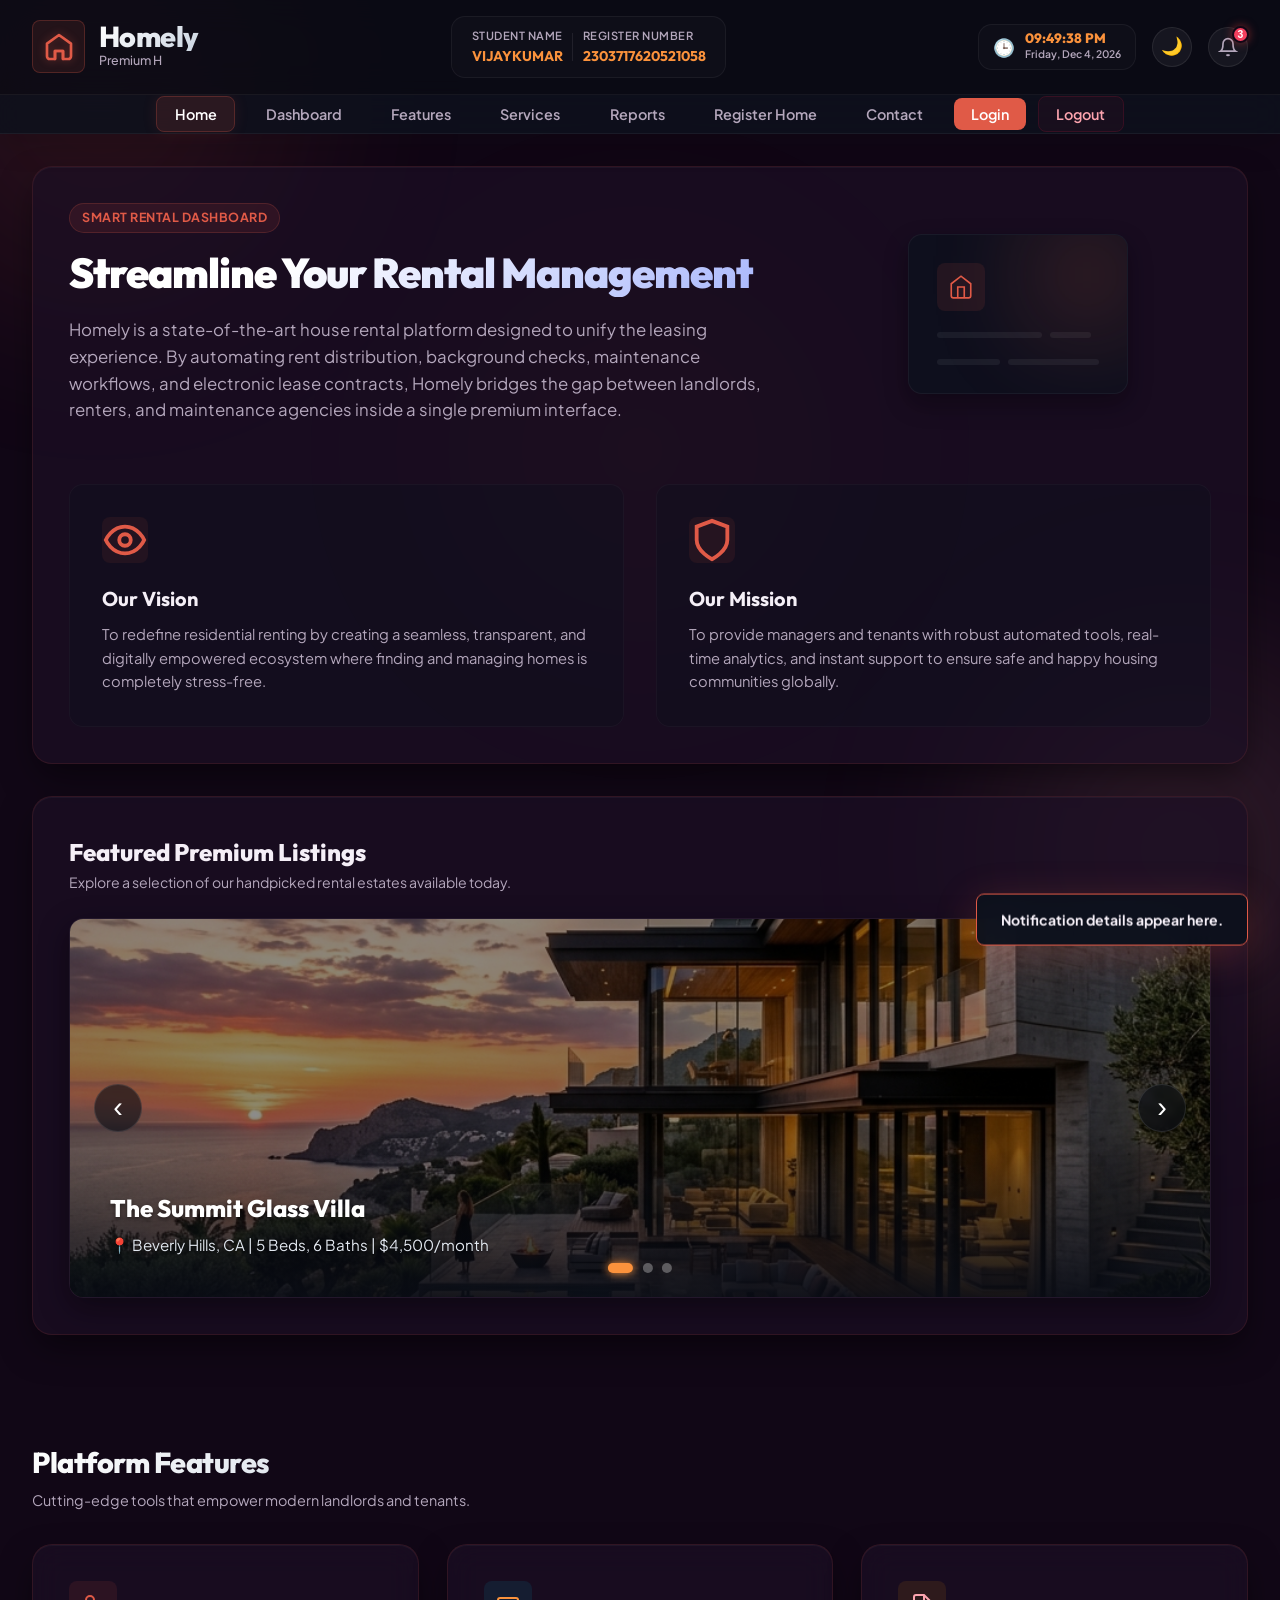
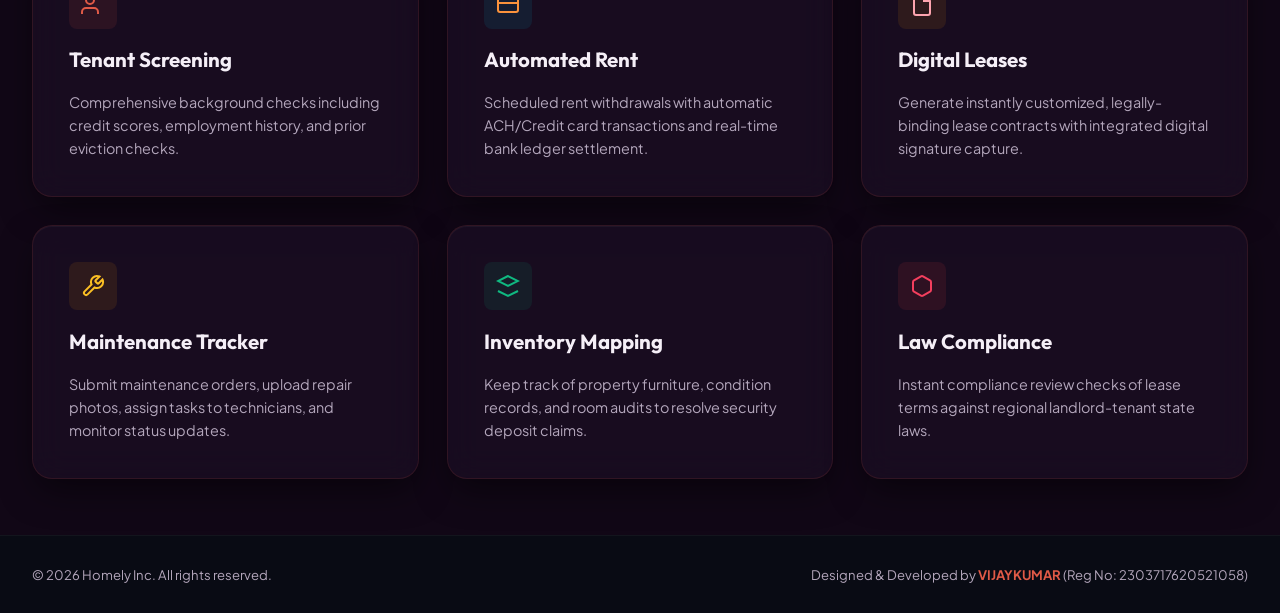
<file: index.html>
<!DOCTYPE html>
<html lang="en">
<head>
    <meta charset="UTF-8">
    <meta name="viewport" content="width=device-width, initial-scale=1.0">
    <title>Homely - Premium House Rental Solutions</title>
    <!-- Google Fonts for premium typography -->
    <link rel="preconnect" href="https://fonts.googleapis.com">
    <link rel="preconnect" href="https://fonts.gstatic.com" crossorigin>
    <link href="https://fonts.googleapis.com/css2?family=Outfit:wght@300;400;500;600;700;800;900&family=Plus+Jakarta+Sans:wght@300;400;500;600;700;800&display=swap" rel="stylesheet">
    <!-- Main Stylesheet -->
    <link rel="stylesheet" href="style.css">
</head>
<body>
    <!-- Premium Floating Background Blobs -->
    <div class="bg-glow blob-1"></div>
    <div class="bg-glow blob-2"></div>
    <div class="bg-glow blob-3"></div>

    <!-- Top Sticky Header -->
    <header class="app-header">
        <div class="header-container">
            <div class="logo-area">
                <!-- SVG Icon for Homely House Logo -->
                <div class="logo-wrapper">
                    <svg class="app-logo" viewBox="0 0 24 24" fill="none" xmlns="http://www.w3.org/2000/svg">
                        <path d="M3 9.5L12 3L21 9.5V19C21 19.5304 20.7893 20.0391 20.4142 20.4142C20.0391 20.7893 19.5304 21 19 21H15V15H9V21H5C4.46957 21 3.96086 20.7893 3.58579 20.4142C3.21071 20.0391 3 19.5304 3 19V9.5Z" stroke="currentColor" stroke-width="2" stroke-linecap="round" stroke-linejoin="round"/>
                        <path d="M9 21V15H15V21" stroke="currentColor" stroke-width="2" stroke-linecap="round" stroke-linejoin="round"/>
                    </svg>
                </div>
                <div class="brand-details">
                    <h1 class="app-name">Homely</h1>
                    <span class="app-tagline" id="typing-tagline">Premium House Rental Solutions</span>
                </div>
            </div>
            <!-- Student Portfolio Details Badge -->
            <div class="student-badge">
                <div class="badge-item">
                    <span class="badge-label">Student Name</span>
                    <span class="badge-value">VIJAYKUMAR</span>
                </div>
                <div class="badge-item">
                    <span class="badge-label">Register Number</span>
                    <span class="badge-value">2303717620521058</span>
                </div>
            </div>

            <!-- Header Interaction Actions (Clock, Theme, Notifications) -->
            <div class="header-actions">
                <!-- Live Clock Area -->
                <div class="header-clock" id="header-clock">
                    <div class="clock-icon">🕒</div>
                    <div class="clock-details">
                        <span class="clock-time" id="live-time">00:00:00 AM</span>
                        <span class="clock-date" id="live-date">Monday, Jan 1, 2026</span>
                    </div>
                </div>
                
                <!-- Theme Switcher Button -->
                <div class="theme-switcher-container">
                    <button class="theme-toggle-btn" id="theme-toggle-btn" aria-label="Toggle dark/light theme">
                        <span class="sun-icon">☀️</span>
                        <span class="moon-icon">🌙</span>
                    </button>
                </div>

                <!-- Notification Bell -->
                <div class="notification-trigger-container" id="notif-trigger-container">
                    <button class="notif-bell-btn" id="notif-bell-btn" aria-label="Toggle notifications">
                        <svg class="bell-icon" viewBox="0 0 24 24" fill="none" stroke="currentColor" stroke-width="2">
                            <path d="M18 8A6 6 0 0 0 6 8c0 7-3 9-3 9h18s-3-2-3-9"/>
                            <path d="M13.73 21a2 2 0 0 1-3.46 0"/>
                        </svg>
                        <span class="notif-badge-count" id="notif-badge-count">3</span>
                    </button>
                    <!-- Notification Dropdown Panel -->
                    <div class="notif-dropdown-panel" id="notif-dropdown-panel" aria-hidden="true">
                        <div class="notif-panel-header">
                            <h4>System Alerts</h4>
                            <button class="clear-all-btn" id="clear-all-notifs">Clear All</button>
                        </div>
                        <div class="notif-list-container" id="notif-list-container">
                            <div class="notif-item" data-id="1">
                                <span class="notif-icon success">🟢</span>
                                <div class="notif-content">
                                    <p class="notif-text">Rent payment of $1,450 for Unit 4B collected successfully.</p>
                                    <span class="notif-time">10 mins ago</span>
                                </div>
                                <button class="notif-dismiss" aria-label="Dismiss">×</button>
                            </div>
                            <div class="notif-item" data-id="2">
                                <span class="notif-icon warning">🟡</span>
                                <div class="notif-content">
                                    <p class="notif-text">Maintenance Request #302: AC repair assigned to Technician.</p>
                                    <span class="notif-time">2 hours ago</span>
                                </div>
                                <button class="notif-dismiss" aria-label="Dismiss">×</button>
                            </div>
                            <div class="notif-item" data-id="3">
                                <span class="notif-icon info">🔵</span>
                                <div class="notif-content">
                                    <p class="notif-text">New tenant application received for 742 Evergreen Terrace.</p>
                                    <span class="notif-time">1 day ago</span>
                                </div>
                                <button class="notif-dismiss" aria-label="Dismiss">×</button>
                            </div>
                        </div>
                        <div class="notif-panel-footer">
                            <a href="dashboard.html" class="view-all-notifs">Go to Operations Control</a>
                        </div>
                    </div>
                </div>
            </div>
        </div>
    </header>

    <!-- Navigation Bar -->
    <nav class="app-navbar" id="main-navbar">
        <div class="nav-container">
            <button class="menu-toggle" id="menu-toggle" aria-label="Toggle navigation">
                <span></span>
                <span></span>
                <span></span>
            </button>
            <ul class="nav-links" id="nav-links">
                <li><a href="index.html" class="nav-link active">Home</a></li>
                <li><a href="dashboard.html" class="nav-link">Dashboard</a></li>
                <li><a href="features.html" class="nav-link">Features</a></li>
                <li><a href="services.html" class="nav-link">Services</a></li>
                <li><a href="reports.html" class="nav-link">Reports</a></li>
                <li><a href="register-home.html" class="nav-link">Register Home</a></li>
                <li><a href="contact.html" class="nav-link">Contact</a></li>
                <li><a href="login.html" class="nav-link login-btn">Login</a></li>
                <li><a href="#logout" class="nav-link logout-btn" id="nav-link-logout">Logout</a></li>
            </ul>
        </div>
    </nav>


    <!-- Main Container -->
    <main class="main-content">
        <!-- 3. Welcome Section -->
        <section id="home" class="content-section welcome-section animate-fade-in">
            <div class="section-card welcome-hero">
                <div class="hero-layout">
                    <div class="hero-text-content">
                        <span class="hero-badge animate-pulse">Smart Rental Dashboard</span>
                        <h2 class="welcome-title">Streamline Your Rental Management</h2>
                        <p class="project-description">
                            Homely is a state-of-the-art house rental platform designed to unify the leasing experience. By automating rent distribution, background checks, maintenance workflows, and electronic lease contracts, Homely bridges the gap between landlords, renters, and maintenance agencies inside a single premium interface.
                        </p>
                    </div>
                    <div class="hero-visual">
                        <!-- Custom vector-like graphic representation of a home and keys -->
                        <div class="home-graphic-card">
                            <div class="home-graphic-icon">
                                <svg viewBox="0 0 24 24" fill="none" stroke="currentColor" stroke-width="1.5">
                                    <path d="M3 9l9-7 9 7v11a2 2 0 0 1-2 2H5a2 2 0 0 1-2-2V9z" />
                                    <polyline points="9 22 9 12 15 12 15 22" />
                                </svg>
                            </div>
                            <div class="graphic-line-row">
                                <span class="line line-long"></span>
                                <span class="line line-short"></span>
                            </div>
                            <div class="graphic-line-row">
                                <span class="line line-medium"></span>
                                <span class="line line-long"></span>
                            </div>
                        </div>
                    </div>
                </div>

                <div class="vision-mission-grid">
                    <div class="vm-card vision-card">
                        <div class="vm-icon-wrapper">
                            <svg class="vm-icon" viewBox="0 0 24 24" fill="none" stroke="currentColor" stroke-width="2">
                                <path d="M2 12s3-7 10-7 10 7 10 7-3 7-10 7-10-7-10-7Z"/>
                                <circle cx="12" cy="12" r="3"/>
                            </svg>
                        </div>
                        <h3>Our Vision</h3>
                        <p>To redefine residential renting by creating a seamless, transparent, and digitally empowered ecosystem where finding and managing homes is completely stress-free.</p>
                    </div>
                    <div class="vm-card mission-card">
                        <div class="vm-icon-wrapper">
                            <svg class="vm-icon" viewBox="0 0 24 24" fill="none" stroke="currentColor" stroke-width="2">
                                <path d="M12 22s8-4 8-10V5l-8-3-8 3v7c0 6 8 10 8 10Z"/>
                            </svg>
                        </div>
                        <h3>Our Mission</h3>
                        <p>To provide managers and tenants with robust automated tools, real-time analytics, and instant support to ensure safe and happy housing communities globally.</p>
                    </div>
                </div>
            </div>

            <!-- Image Slider / Carousel Section -->
            <div class="section-card property-carousel-container" style="margin-top: 2rem;">
                <div class="carousel-header">
                    <h3 class="carousel-title">Featured Premium Listings</h3>
                    <p class="carousel-subtitle">Explore a selection of our handpicked rental estates available today.</p>
                </div>
                <div class="carousel-slider" id="property-slider">
                    <!-- Slides -->
                    <div class="carousel-slide active" data-slide="0">
                        <img src="images/villa_exterior.png" alt="Luxury Villa Exterior" class="slider-image">
                        <div class="slide-caption">
                            <h4>The Summit Glass Villa</h4>
                            <p>📍 Beverly Hills, CA | 5 Beds, 6 Baths | $4,500/month</p>
                        </div>
                    </div>
                    <div class="carousel-slide" data-slide="1">
                        <img src="images/apartment_interior.png" alt="Modern Penthouse Living" class="slider-image">
                        <div class="slide-caption">
                            <h4>Metropolitan Loft Penthouse</h4>
                            <p>📍 Manhattan, NY | 3 Beds, 3 Baths | $3,800/month</p>
                        </div>
                    </div>
                    <div class="carousel-slide" data-slide="2">
                        <img src="images/cabin_forest.png" alt="Forest Cabin Retreat" class="slider-image">
                        <div class="slide-caption">
                            <h4>Eldorado Forest Cabin</h4>
                            <p>📍 Aspen, CO | 4 Beds, 3.5 Baths | $2,900/month</p>
                        </div>
                    </div>
                    
                    <!-- Manual Navigation Arrows -->
                    <button class="slider-arrow arrow-left" id="slider-arrow-left" aria-label="Previous image">‹</button>
                    <button class="slider-arrow arrow-right" id="slider-arrow-right" aria-label="Next image">›</button>
                    
                    <!-- Slide Dots -->
                    <div class="slider-dots" id="slider-dots">
                        <span class="dot active" data-slide="0"></span>
                        <span class="dot" data-slide="1"></span>
                        <span class="dot" data-slide="2"></span>
                    </div>
        </section>

        <!-- Platform Features Section -->
        <section id="features" class="content-section features-section scroll-reveal" style="margin-top: 3rem;">
            <div class="section-header-row">
                <div>
                    <h2 class="section-title">Platform Features</h2>
                    <p class="section-subtitle">Cutting-edge tools that empower modern landlords and tenants.</p>
                </div>
            </div>
            <div class="features-grid">
                <div class="feature-card">
                    <div class="feature-icon-wrapper f-theme-1">
                        <svg viewBox="0 0 24 24" fill="none" stroke="currentColor" stroke-width="2">
                            <path d="M17 21v-2a4 4 0 0 0-4-4H5a4 4 0 0 0-4 4v2"/>
                            <circle cx="9" cy="7" r="4"/>
                        </svg>
                    </div>
                    <h3 class="feature-card-title">Tenant Screening</h3>
                    <p class="feature-card-desc">Comprehensive background checks including credit scores, employment history, and prior eviction checks.</p>
                </div>
                <div class="feature-card">
                    <div class="feature-icon-wrapper f-theme-2">
                        <svg viewBox="0 0 24 24" fill="none" stroke="currentColor" stroke-width="2">
                            <rect x="2" y="5" width="20" height="14" rx="2" ry="2"/>
                            <line x1="2" y1="10" x2="22" y2="10"/>
                        </svg>
                    </div>
                    <h3 class="feature-card-title">Automated Rent</h3>
                    <p class="feature-card-desc">Scheduled rent withdrawals with automatic ACH/Credit card transactions and real-time bank ledger settlement.</p>
                </div>
                <div class="feature-card">
                    <div class="feature-icon-wrapper f-theme-3">
                        <svg viewBox="0 0 24 24" fill="none" stroke="currentColor" stroke-width="2">
                            <path d="M14 2H6a2 2 0 0 0-2 2v16a2 2 0 0 0 2 2h12a2 2 0 0 0 2-2V8z"/>
                            <polyline points="14 2 14 8 20 8"/>
                        </svg>
                    </div>
                    <h3 class="feature-card-title">Digital Leases</h3>
                    <p class="feature-card-desc">Generate instantly customized, legally-binding lease contracts with integrated digital signature capture.</p>
                </div>
                <div class="feature-card">
                    <div class="feature-icon-wrapper f-theme-4">
                        <svg viewBox="0 0 24 24" fill="none" stroke="currentColor" stroke-width="2">
                            <path d="M14.7 6.3a1 1 0 0 0 0 1.4l1.6 1.6a1 1 0 0 0 1.4 0l3.77-3.77a6 6 0 0 1-7.94 7.94l-6.91 6.91a2.12 2.12 0 0 1-3-3l6.91-6.91a6 6 0 0 1 7.94-7.94l-3.76 3.76z"/>
                        </svg>
                    </div>
                    <h3 class="feature-card-title">Maintenance Tracker</h3>
                    <p class="feature-card-desc">Submit maintenance orders, upload repair photos, assign tasks to technicians, and monitor status updates.</p>
                </div>
                <div class="feature-card">
                    <div class="feature-icon-wrapper f-theme-5">
                        <svg viewBox="0 0 24 24" fill="none" stroke="currentColor" stroke-width="2">
                            <polygon points="12 2 2 7 12 12 22 7 12 2"/>
                            <polyline points="2 17 12 22 22 17"/>
                        </svg>
                    </div>
                    <h3 class="feature-card-title">Inventory Mapping</h3>
                    <p class="feature-card-desc">Keep track of property furniture, condition records, and room audits to resolve security deposit claims.</p>
                </div>
                <div class="feature-card">
                    <div class="feature-icon-wrapper f-theme-6">
                        <svg viewBox="0 0 24 24" fill="none" stroke="currentColor" stroke-width="2">
                            <path d="M21 16V8a2 2 0 0 0-1-1.73l-7-4a2 2 0 0 0-2 0l-7 4A2 2 0 0 0 3 8v8a2 2 0 0 0 1 1.73l7 4a2 2 0 0 0 2 0l7-4A2 2 0 0 0 21 16z"/>
                        </svg>
                    </div>
                    <h3 class="feature-card-title">Law Compliance</h3>
                    <p class="feature-card-desc">Instant compliance review checks of lease terms against regional landlord-tenant state laws.</p>
                </div>
            </div>
        </section>
    </main>

    <!-- Footer -->
    <footer class="app-footer">
        <div class="footer-container">
            <p class="copyright">&copy; 2026 Homely Inc. All rights reserved.</p>
            <p class="credits">Designed & Developed by <span id="designer-name" class="designer-highlight">VIJAYKUMAR</span> (Reg No: <span id="designer-reg-no">2303717620521058</span>)</p>
        </div>
    </footer>

    <!-- Floating Back to Top Button -->
    <button class="back-to-top-btn" id="back-to-top-btn" aria-label="Scroll back to top">
        <svg viewBox="0 0 24 24" fill="none" stroke="currentColor" stroke-width="2.5">
            <polyline points="18 15 12 9 6 15"/>
        </svg>
    </button>

    <!-- Custom Modal/Toast for interactions -->
    <div class="toast-notification" id="toast-notif" aria-hidden="true">
        <div class="toast-body">
            <span class="toast-message" id="toast-message">Notification details appear here.</span>
        </div>
    </div>

    <!-- Main JavaScript Logic -->
    <script src="app.js"></script>
</body>
</html>
</file>
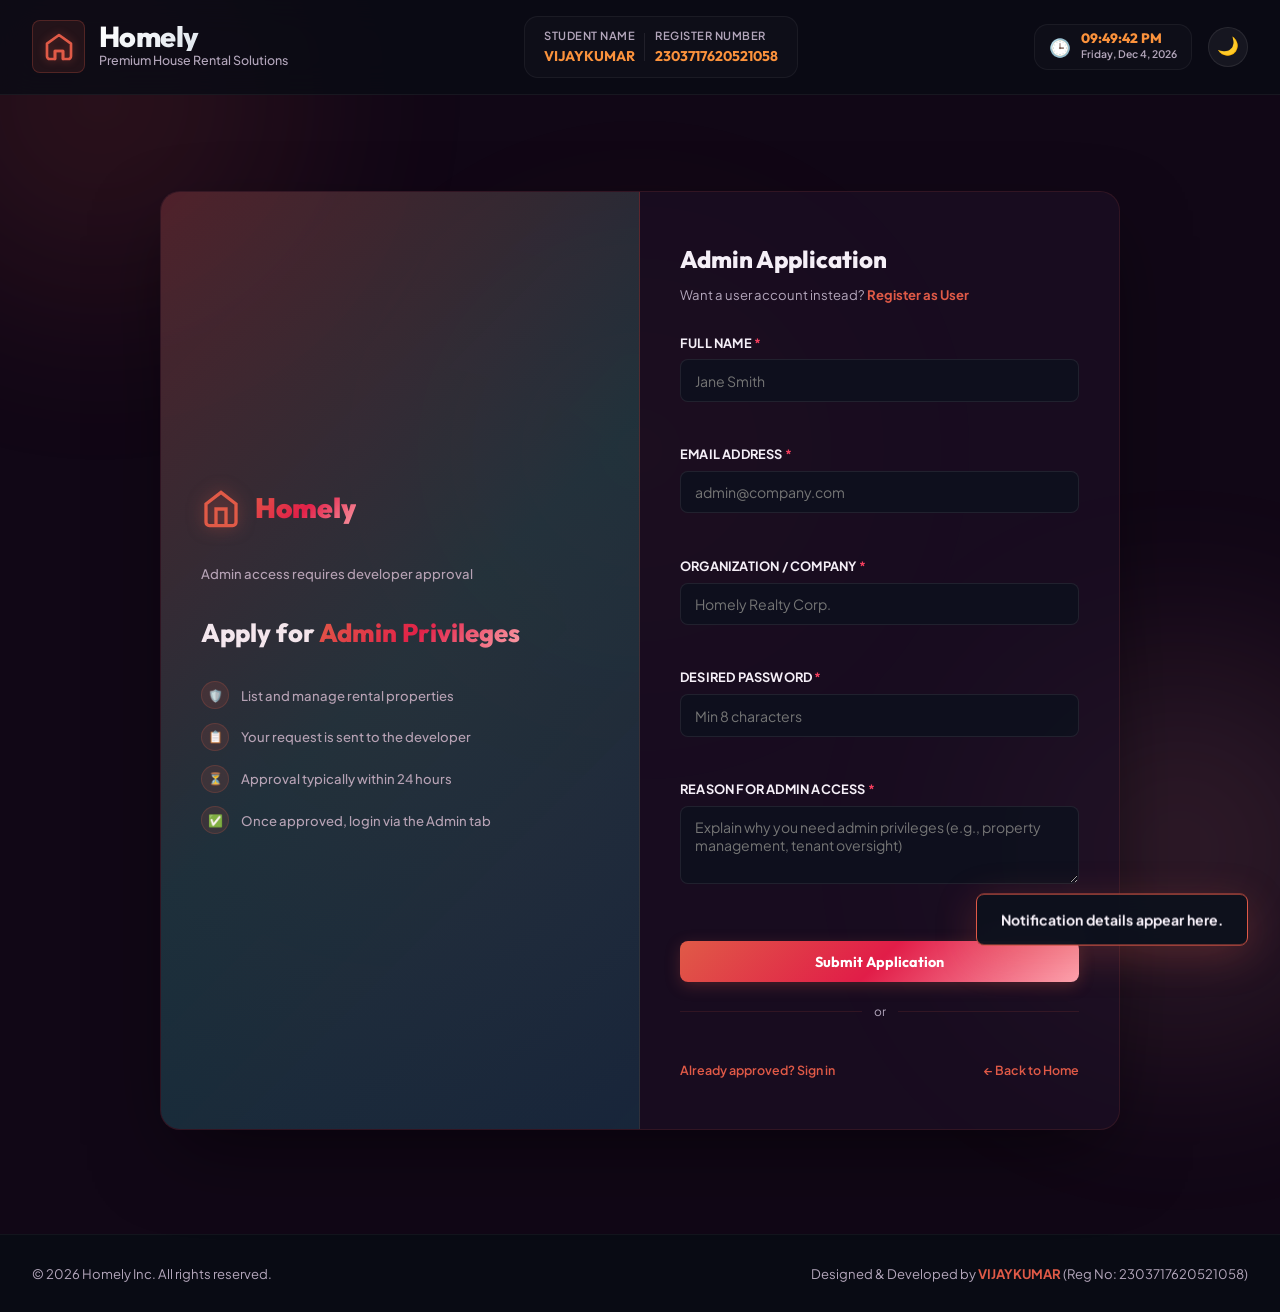
<file: admin-register.html>
<!DOCTYPE html>
<html lang="en">
<head>
    <meta charset="UTF-8">
    <meta name="viewport" content="width=device-width, initial-scale=1.0">
    <title>Homely - Admin Application</title>
    <link rel="preconnect" href="https://fonts.googleapis.com">
    <link rel="preconnect" href="https://fonts.gstatic.com" crossorigin>
    <link href="https://fonts.googleapis.com/css2?family=Outfit:wght@300;400;500;600;700;800;900&family=Plus+Jakarta+Sans:wght@300;400;500;600;700;800&display=swap" rel="stylesheet">
    <link rel="stylesheet" href="style.css">
</head>
<body>
    <div class="bg-glow blob-1"></div>
    <div class="bg-glow blob-2"></div>
    <div class="bg-glow blob-3"></div>

    <header class="app-header">
        <div class="header-container">
            <div class="logo-area">
                <div class="logo-wrapper">
                    <svg class="app-logo" viewBox="0 0 24 24" fill="none" xmlns="http://www.w3.org/2000/svg">
                        <path d="M3 9.5L12 3L21 9.5V19C21 19.5304 20.7893 20.0391 20.4142 20.4142C20.0391 20.7893 19.5304 21 19 21H15V15H9V21H5C4.46957 21 3.96086 20.7893 3.58579 20.4142C3.21071 20.0391 3 19.5304 3 19V9.5Z" stroke="currentColor" stroke-width="2" stroke-linecap="round" stroke-linejoin="round"/>
                        <path d="M9 21V15H15V21" stroke="currentColor" stroke-width="2" stroke-linecap="round" stroke-linejoin="round"/>
                    </svg>
                </div>
                <div class="brand-details">
                    <h1 class="app-name">Homely</h1>
                    <span class="app-tagline">Premium House Rental Solutions</span>
                </div>
            </div>
            <div class="student-badge">
                <div class="badge-item">
                    <span class="badge-label">Student Name</span>
                    <span class="badge-value">VIJAYKUMAR</span>
                </div>
                <div class="badge-item">
                    <span class="badge-label">Register Number</span>
                    <span class="badge-value">2303717620521058</span>
                </div>
            </div>
            <div class="header-actions">
                <div class="header-clock" id="header-clock">
                    <div class="clock-icon">🕒</div>
                    <div class="clock-details">
                        <span class="clock-time" id="live-time">00:00:00 AM</span>
                        <span class="clock-date" id="live-date">Monday, Jan 1, 2026</span>
                    </div>
                </div>
                <div class="theme-switcher-container">
                    <button class="theme-toggle-btn" id="theme-toggle-btn" aria-label="Toggle dark/light theme">
                        <span class="sun-icon">☀️</span>
                        <span class="moon-icon">🌙</span>
                    </button>
                </div>
            </div>
        </div>
    </header>

    <div class="auth-page-wrapper">
        <div class="auth-split-card">
            <div class="auth-brand-panel">
                <div class="auth-brand-logo">
                    <svg viewBox="0 0 24 24" fill="none" stroke="currentColor" stroke-width="2">
                        <path d="M3 9l9-7 9 7v11a2 2 0 0 1-2 2H5a2 2 0 0 1-2-2V9z"/>
                        <polyline points="9 22 9 12 15 12 15 22"/>
                    </svg>
                    <span class="auth-brand-name">Homely</span>
                </div>
                <p class="auth-brand-tagline">Admin access requires developer approval</p>

                <h2 class="auth-brand-headline">Apply for <span>Admin Privileges</span></h2>

                <div class="auth-brand-bullets">
                    <div class="auth-bullet">
                        <span class="auth-bullet-icon">🛡️</span>
                        <span>List and manage rental properties</span>
                    </div>
                    <div class="auth-bullet">
                        <span class="auth-bullet-icon">📋</span>
                        <span>Your request is sent to the developer</span>
                    </div>
                    <div class="auth-bullet">
                        <span class="auth-bullet-icon">⏳</span>
                        <span>Approval typically within 24 hours</span>
                    </div>
                    <div class="auth-bullet">
                        <span class="auth-bullet-icon">✅</span>
                        <span>Once approved, login via the Admin tab</span>
                    </div>
                </div>
            </div>

            <div class="auth-form-panel">
                <h3 class="auth-form-title">Admin Application</h3>
                <p class="auth-form-subtitle">Want a user account instead? <a href="user-register.html">Register as User</a></p>

                <!-- Status display for pending request -->
                <div id="admin-request-status" style="display:none; margin-bottom:1.5rem; padding:1rem; border-radius: var(--border-radius-md); text-align:center;"></div>

                <form id="admin-register-form" class="auth-form" novalidate>
                    <div class="form-grid">
                        <div class="form-group">
                            <label for="areg-name">Full Name <span class="required">*</span></label>
                            <div class="input-wrapper">
                                <input type="text" id="areg-name" placeholder="Jane Smith" required>
                            </div>
                            <span class="error-msg" id="err-areg-name"></span>
                        </div>
                        <div class="form-group">
                            <label for="areg-email">Email Address <span class="required">*</span></label>
                            <div class="input-wrapper">
                                <input type="email" id="areg-email" placeholder="admin@company.com" required>
                            </div>
                            <span class="error-msg" id="err-areg-email"></span>
                        </div>
                        <div class="form-group">
                            <label for="areg-org">Organization / Company <span class="required">*</span></label>
                            <div class="input-wrapper">
                                <input type="text" id="areg-org" placeholder="Homely Realty Corp." required>
                            </div>
                            <span class="error-msg" id="err-areg-org"></span>
                        </div>
                        <div class="form-group">
                            <label for="areg-password">Desired Password <span class="required">*</span></label>
                            <div class="input-wrapper">
                                <input type="password" id="areg-password" placeholder="Min 8 characters" required>
                            </div>
                            <span class="error-msg" id="err-areg-password"></span>
                        </div>
                        <div class="form-group">
                            <label for="areg-reason">Reason for Admin Access <span class="required">*</span></label>
                            <div class="input-wrapper">
                                <textarea id="areg-reason" rows="3" placeholder="Explain why you need admin privileges (e.g., property management, tenant oversight)" required></textarea>
                            </div>
                            <span class="error-msg" id="err-areg-reason"></span>
                        </div>
                    </div>
                    <div class="form-actions" style="margin-top: 1.5rem;">
                        <button type="submit" class="btn btn-primary" style="width:100%;">Submit Application</button>
                    </div>
                </form>

                <div class="auth-divider">or</div>
                <div class="auth-links-row">
                    <a href="login.html">Already approved? Sign in</a>
                    <a href="index.html">← Back to Home</a>
                </div>
            </div>
        </div>
    </div>

    <footer class="app-footer">
        <div class="footer-container">
            <p class="copyright">&copy; 2026 Homely Inc. All rights reserved.</p>
            <p class="credits">Designed &amp; Developed by <span class="designer-highlight">VIJAYKUMAR</span> (Reg No: 2303717620521058)</p>
        </div>
    </footer>

    <div class="toast-notification" id="toast-notif" aria-hidden="true">
        <div class="toast-body">
            <span class="toast-message" id="toast-message">Notification details appear here.</span>
        </div>
    </div>

    <script src="app.js"></script>
</body>
</html>
</file>
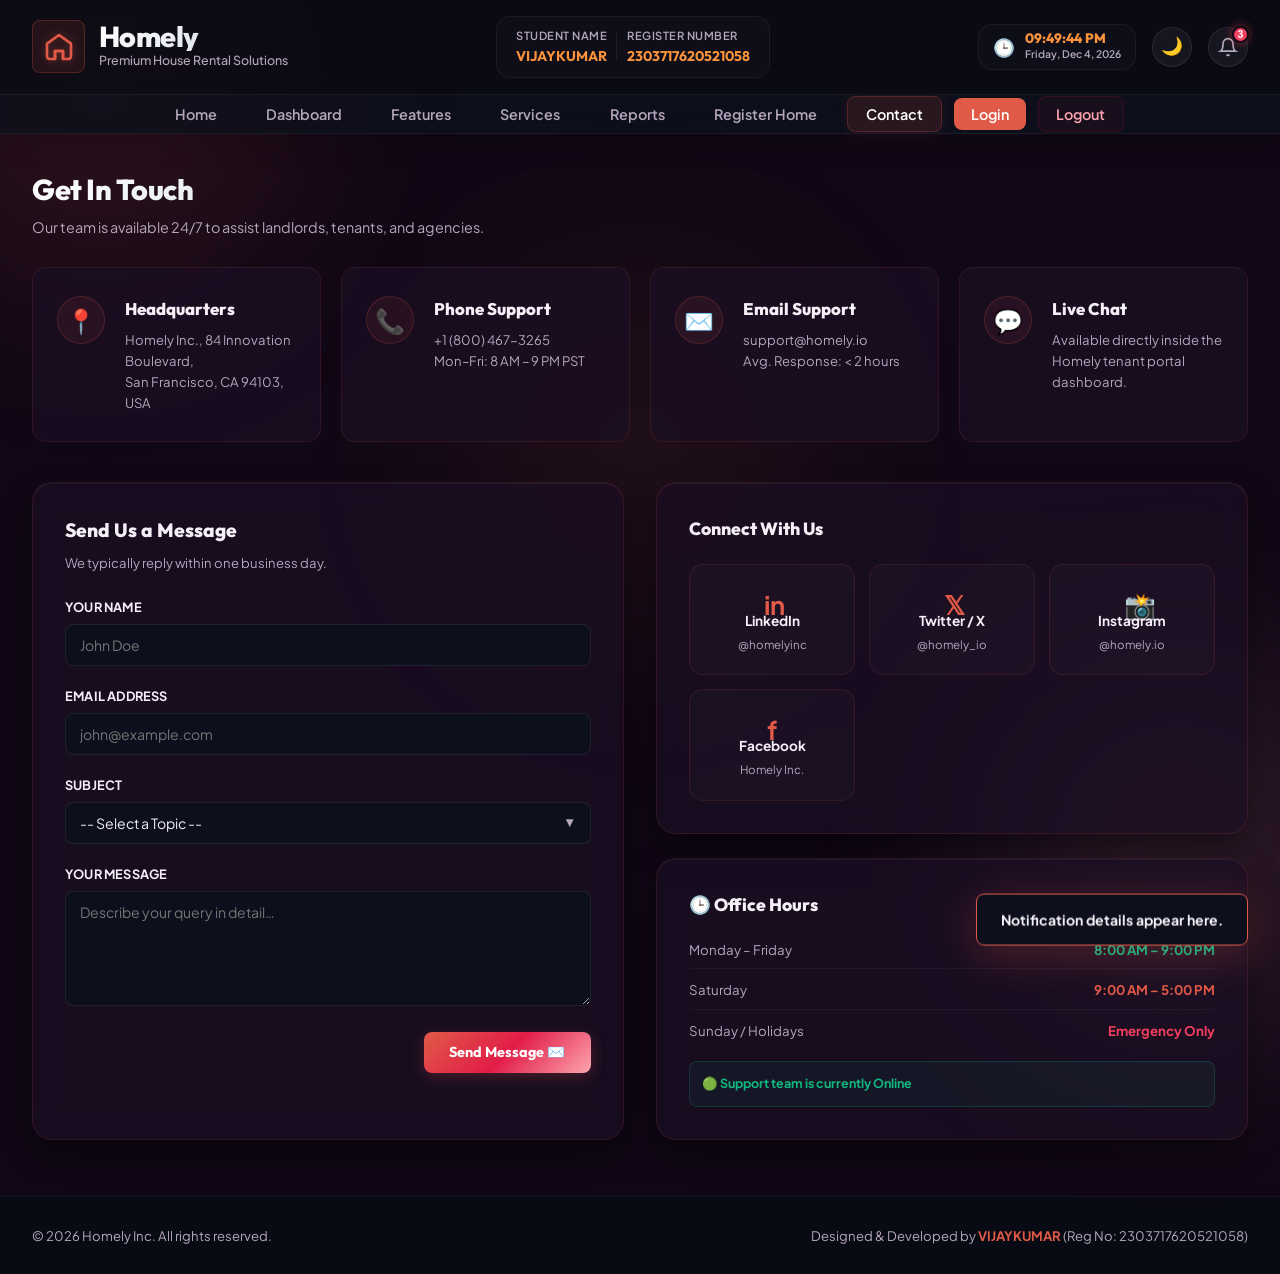
<file: contact.html>
<!DOCTYPE html>
<html lang="en">
<head>
    <meta charset="UTF-8">
    <meta name="viewport" content="width=device-width, initial-scale=1.0">
    <title>Homely - Contact & Support</title>
    <link rel="preconnect" href="https://fonts.googleapis.com">
    <link rel="preconnect" href="https://fonts.gstatic.com" crossorigin>
    <link href="https://fonts.googleapis.com/css2?family=Outfit:wght@300;400;500;600;700;800;900&family=Plus+Jakarta+Sans:wght@300;400;500;600;700;800&display=swap" rel="stylesheet">
    <link rel="stylesheet" href="style.css">
</head>
<body>
    <div class="bg-glow blob-1"></div>
    <div class="bg-glow blob-2"></div>
    <div class="bg-glow blob-3"></div>

    <!-- Header -->
    <header class="app-header">
        <div class="header-container">
            <div class="logo-area">
                <div class="logo-wrapper">
                    <svg class="app-logo" viewBox="0 0 24 24" fill="none" xmlns="http://www.w3.org/2000/svg">
                        <path d="M3 9.5L12 3L21 9.5V19C21 19.5304 20.7893 20.0391 20.4142 20.4142C20.0391 20.7893 19.5304 21 19 21H15V15H9V21H5C4.46957 21 3.96086 20.7893 3.58579 20.4142C3.21071 20.0391 3 19.5304 3 19V9.5Z" stroke="currentColor" stroke-width="2" stroke-linecap="round" stroke-linejoin="round"/>
                        <path d="M9 21V15H15V21" stroke="currentColor" stroke-width="2" stroke-linecap="round" stroke-linejoin="round"/>
                    </svg>
                </div>
                <div class="brand-details">
                    <h1 class="app-name">Homely</h1>
                    <span class="app-tagline">Premium House Rental Solutions</span>
                </div>
            </div>
            <div class="student-badge">
                <div class="badge-item">
                    <span class="badge-label">Student Name</span>
                    <span class="badge-value">VIJAYKUMAR</span>
                </div>
                <div class="badge-item">
                    <span class="badge-label">Register Number</span>
                    <span class="badge-value">2303717620521058</span>
                </div>
            </div>

            <div class="header-actions">
                <div class="header-clock" id="header-clock">
                    <div class="clock-icon">🕒</div>
                    <div class="clock-details">
                        <span class="clock-time" id="live-time">00:00:00 AM</span>
                        <span class="clock-date" id="live-date">Monday, Jan 1, 2026</span>
                    </div>
                </div>
                <div class="theme-switcher-container">
                    <button class="theme-toggle-btn" id="theme-toggle-btn" aria-label="Toggle dark/light theme">
                        <span class="sun-icon">☀️</span>
                        <span class="moon-icon">🌙</span>
                    </button>
                </div>
                <div class="notification-trigger-container" id="notif-trigger-container">
                    <button class="notif-bell-btn" id="notif-bell-btn" aria-label="Toggle notifications">
                        <svg class="bell-icon" viewBox="0 0 24 24" fill="none" stroke="currentColor" stroke-width="2">
                            <path d="M18 8A6 6 0 0 0 6 8c0 7-3 9-3 9h18s-3-2-3-9"/>
                            <path d="M13.73 21a2 2 0 0 1-3.46 0"/>
                        </svg>
                        <span class="notif-badge-count" id="notif-badge-count">3</span>
                    </button>
                    <div class="notif-dropdown-panel" id="notif-dropdown-panel" aria-hidden="true">
                        <div class="notif-panel-header">
                            <h4>System Alerts</h4>
                            <button class="clear-all-btn" id="clear-all-notifs">Clear All</button>
                        </div>
                        <div class="notif-list-container" id="notif-list-container">
                            <div class="notif-item" data-id="1">
                                <span class="notif-icon success">🟢</span>
                                <div class="notif-content">
                                    <p class="notif-text">Rent payment of $1,450 for Unit 4B collected successfully.</p>
                                    <span class="notif-time">10 mins ago</span>
                                </div>
                                <button class="notif-dismiss" aria-label="Dismiss">×</button>
                            </div>
                            <div class="notif-item" data-id="2">
                                <span class="notif-icon warning">🟡</span>
                                <div class="notif-content">
                                    <p class="notif-text">Maintenance Request #302: AC repair assigned to Technician.</p>
                                    <span class="notif-time">2 hours ago</span>
                                </div>
                                <button class="notif-dismiss" aria-label="Dismiss">×</button>
                            </div>
                            <div class="notif-item" data-id="3">
                                <span class="notif-icon info">🔵</span>
                                <div class="notif-content">
                                    <p class="notif-text">New tenant application received for 742 Evergreen Terrace.</p>
                                    <span class="notif-time">1 day ago</span>
                                </div>
                                <button class="notif-dismiss" aria-label="Dismiss">×</button>
                            </div>
                        </div>
                        <div class="notif-panel-footer">
                            <a href="dashboard.html" class="view-all-notifs">Go to Operations Control</a>
                        </div>
                    </div>
                </div>
            </div>
        </div>
    </header>

    <!-- Navbar -->
    <nav class="app-navbar" id="main-navbar">
        <div class="nav-container">
            <button class="menu-toggle" id="menu-toggle" aria-label="Toggle navigation">
                <span></span><span></span><span></span>
            </button>
            <ul class="nav-links" id="nav-links">
                <li><a href="index.html" class="nav-link">Home</a></li>
                <li><a href="dashboard.html" class="nav-link">Dashboard</a></li>
                <li><a href="features.html" class="nav-link">Features</a></li>
                <li><a href="services.html" class="nav-link">Services</a></li>
                <li><a href="reports.html" class="nav-link">Reports</a></li>
                <li><a href="register-home.html" class="nav-link">Register Home</a></li>
                <li><a href="contact.html" class="nav-link active">Contact</a></li>
                <li><a href="login.html" class="nav-link login-btn">Login</a></li>
                <li><a href="#logout" class="nav-link logout-btn" id="nav-link-logout">Logout</a></li>
            </ul>
        </div>
    </nav>

    <main class="main-content">
        <!-- Contact Section -->
        <section id="contact" class="content-section contact-section scroll-reveal visible">
            <div class="section-header-row" style="margin-bottom: 1.75rem;">
                <div>
                    <h2 class="section-title">Get In Touch</h2>
                    <p class="section-subtitle">Our team is available 24/7 to assist landlords, tenants, and agencies.</p>
                </div>
            </div>

            <!-- Contact Info Cards -->
            <div class="contact-info-grid">
                <div class="contact-info-card">
                    <div class="contact-info-icon">📍</div>
                    <div class="contact-info-body">
                        <h4>Headquarters</h4>
                        <p>Homely Inc., 84 Innovation Boulevard,<br>San Francisco, CA 94103, USA</p>
                    </div>
                </div>
                <div class="contact-info-card">
                    <div class="contact-info-icon">📞</div>
                    <div class="contact-info-body">
                        <h4>Phone Support</h4>
                        <p>+1 (800) 467-3265<br>Mon–Fri: 8 AM – 9 PM PST</p>
                    </div>
                </div>
                <div class="contact-info-card">
                    <div class="contact-info-icon">✉️</div>
                    <div class="contact-info-body">
                        <h4>Email Support</h4>
                        <p>support@homely.io<br>Avg. Response: &lt; 2 hours</p>
                    </div>
                </div>
                <div class="contact-info-card">
                    <div class="contact-info-icon">💬</div>
                    <div class="contact-info-body">
                        <h4>Live Chat</h4>
                        <p>Available directly inside the<br>Homely tenant portal dashboard.</p>
                    </div>
                </div>
            </div>

            <!-- Contact Form + Map/Social Side Panel -->
            <div class="contact-split-layout" style="margin-top: 2rem; display: grid; grid-template-columns: 1fr 1fr; gap: 2rem;">

                <!-- Contact Form -->
                <div class="section-card" style="padding: 2rem;">
                    <h3 style="font-family: var(--font-heading); font-size: 1.2rem; font-weight: 800; margin-bottom: 0.35rem;">Send Us a Message</h3>
                    <p style="font-size: 0.82rem; color: var(--text-muted); margin-bottom: 1.5rem;">We typically reply within one business day.</p>
                    
                    <form id="contact-form" novalidate>
                        <div class="form-grid" style="grid-template-columns: 1fr;">
                            <div class="form-group">
                                <label for="contact-name">Your Name</label>
                                <div class="input-wrapper">
                                    <input type="text" id="contact-name" name="contact-name" placeholder="John Doe">
                                </div>
                            </div>
                            <div class="form-group">
                                <label for="contact-email">Email Address</label>
                                <div class="input-wrapper">
                                    <input type="email" id="contact-email" name="contact-email" placeholder="john@example.com">
                                </div>
                            </div>
                            <div class="form-group">
                                <label for="contact-subject">Subject</label>
                                <div class="select-wrapper">
                                    <select id="contact-subject" name="contact-subject">
                                        <option value="">-- Select a Topic --</option>
                                        <option value="listing">Property Listing Inquiry</option>
                                        <option value="billing">Billing &amp; Payments</option>
                                        <option value="legal">Legal &amp; Compliance</option>
                                        <option value="tech">Technical Support</option>
                                        <option value="other">Other</option>
                                    </select>
                                </div>
                            </div>
                            <div class="form-group">
                                <label for="contact-message">Your Message</label>
                                <div class="input-wrapper">
                                    <textarea id="contact-message" name="contact-message" rows="5" placeholder="Describe your query in detail…"></textarea>
                                </div>
                            </div>
                        </div>
                        <div class="form-actions" style="margin-top: 1.25rem;">
                            <button type="submit" class="btn btn-primary" onclick="event.preventDefault(); document.getElementById('toast-notif').querySelector('#toast-message').textContent='✅ Message sent! We\'ll reply within 24 hours.'; document.getElementById('toast-notif').classList.add('show'); setTimeout(()=>document.getElementById('toast-notif').classList.remove('show'), 3500); this.closest('form').reset();">Send Message ✉️</button>
                        </div>
                    </form>
                </div>

                <!-- Social Links & Info Panel -->
                <div style="display: flex; flex-direction: column; gap: 1.5rem;">
                    <!-- Social Media -->
                    <div class="section-card" style="padding: 2rem;">
                        <h3 style="font-family: var(--font-heading); font-size: 1.1rem; font-weight: 800; margin-bottom: 1.25rem;">Connect With Us</h3>
                        <div class="social-links-grid">
                            <a href="#" class="social-link-btn" onclick="event.preventDefault(); document.getElementById('toast-message').textContent='Opening LinkedIn profile...'; document.getElementById('toast-notif').classList.add('show'); setTimeout(()=>document.getElementById('toast-notif').classList.remove('show'),3000);">
                                <span class="social-icon">in</span>
                                <span class="social-label">LinkedIn</span>
                                <span class="social-handle">@homelyinc</span>
                            </a>
                            <a href="#" class="social-link-btn" onclick="event.preventDefault(); document.getElementById('toast-message').textContent='Opening Twitter/X profile...'; document.getElementById('toast-notif').classList.add('show'); setTimeout(()=>document.getElementById('toast-notif').classList.remove('show'),3000);">
                                <span class="social-icon">𝕏</span>
                                <span class="social-label">Twitter / X</span>
                                <span class="social-handle">@homely_io</span>
                            </a>
                            <a href="#" class="social-link-btn" onclick="event.preventDefault(); document.getElementById('toast-message').textContent='Opening Instagram profile...'; document.getElementById('toast-notif').classList.add('show'); setTimeout(()=>document.getElementById('toast-notif').classList.remove('show'),3000);">
                                <span class="social-icon">📸</span>
                                <span class="social-label">Instagram</span>
                                <span class="social-handle">@homely.io</span>
                            </a>
                            <a href="#" class="social-link-btn" onclick="event.preventDefault(); document.getElementById('toast-message').textContent='Opening Facebook page...'; document.getElementById('toast-notif').classList.add('show'); setTimeout(()=>document.getElementById('toast-notif').classList.remove('show'),3000);">
                                <span class="social-icon">f</span>
                                <span class="social-label">Facebook</span>
                                <span class="social-handle">Homely Inc.</span>
                            </a>
                        </div>
                    </div>

                    <!-- Office Hours -->
                    <div class="section-card" style="padding: 2rem;">
                        <h3 style="font-family: var(--font-heading); font-size: 1.1rem; font-weight: 800; margin-bottom: 1.25rem;">🕒 Office Hours</h3>
                        <div style="display: flex; flex-direction: column; gap: 0.65rem; font-size: 0.83rem;">
                            <div style="display: flex; justify-content: space-between; padding-bottom: 0.5rem; border-bottom: 1px solid rgba(255,255,255,0.04);">
                                <span style="color: var(--text-muted);">Monday – Friday</span>
                                <span style="color: var(--accent-success); font-weight: 700;">8:00 AM – 9:00 PM</span>
                            </div>
                            <div style="display: flex; justify-content: space-between; padding-bottom: 0.5rem; border-bottom: 1px solid rgba(255,255,255,0.04);">
                                <span style="color: var(--text-muted);">Saturday</span>
                                <span style="color: var(--accent-primary); font-weight: 700;">9:00 AM – 5:00 PM</span>
                            </div>
                            <div style="display: flex; justify-content: space-between;">
                                <span style="color: var(--text-muted);">Sunday / Holidays</span>
                                <span style="color: var(--accent-danger); font-weight: 700;">Emergency Only</span>
                            </div>
                        </div>
                        <div style="margin-top: 1.25rem; padding: 0.75rem; background: rgba(16,185,129,0.07); border: 1px solid rgba(16,185,129,0.2); border-radius: var(--border-radius-sm);">
                            <p style="font-size: 0.78rem; color: var(--accent-success); font-weight: 700; margin: 0;">🟢 Support team is currently Online</p>
                        </div>
                    </div>
                </div>
            </div>
        </section>
    </main>

    <footer class="app-footer">
        <div class="footer-container">
            <p class="copyright">&copy; 2026 Homely Inc. All rights reserved.</p>
            <p class="credits">Designed &amp; Developed by <span class="designer-highlight">VIJAYKUMAR</span> (Reg No: 2303717620521058)</p>
        </div>
    </footer>

    <button class="back-to-top-btn" id="back-to-top-btn" aria-label="Scroll back to top">
        <svg viewBox="0 0 24 24" fill="none" stroke="currentColor" stroke-width="2.5">
            <polyline points="18 15 12 9 6 15"/>
        </svg>
    </button>

    <div class="toast-notification" id="toast-notif" aria-hidden="true">
        <div class="toast-body">
            <span class="toast-message" id="toast-message">Notification details appear here.</span>
        </div>
    </div>

    <script src="app.js"></script>
</body>
</html>
</file>
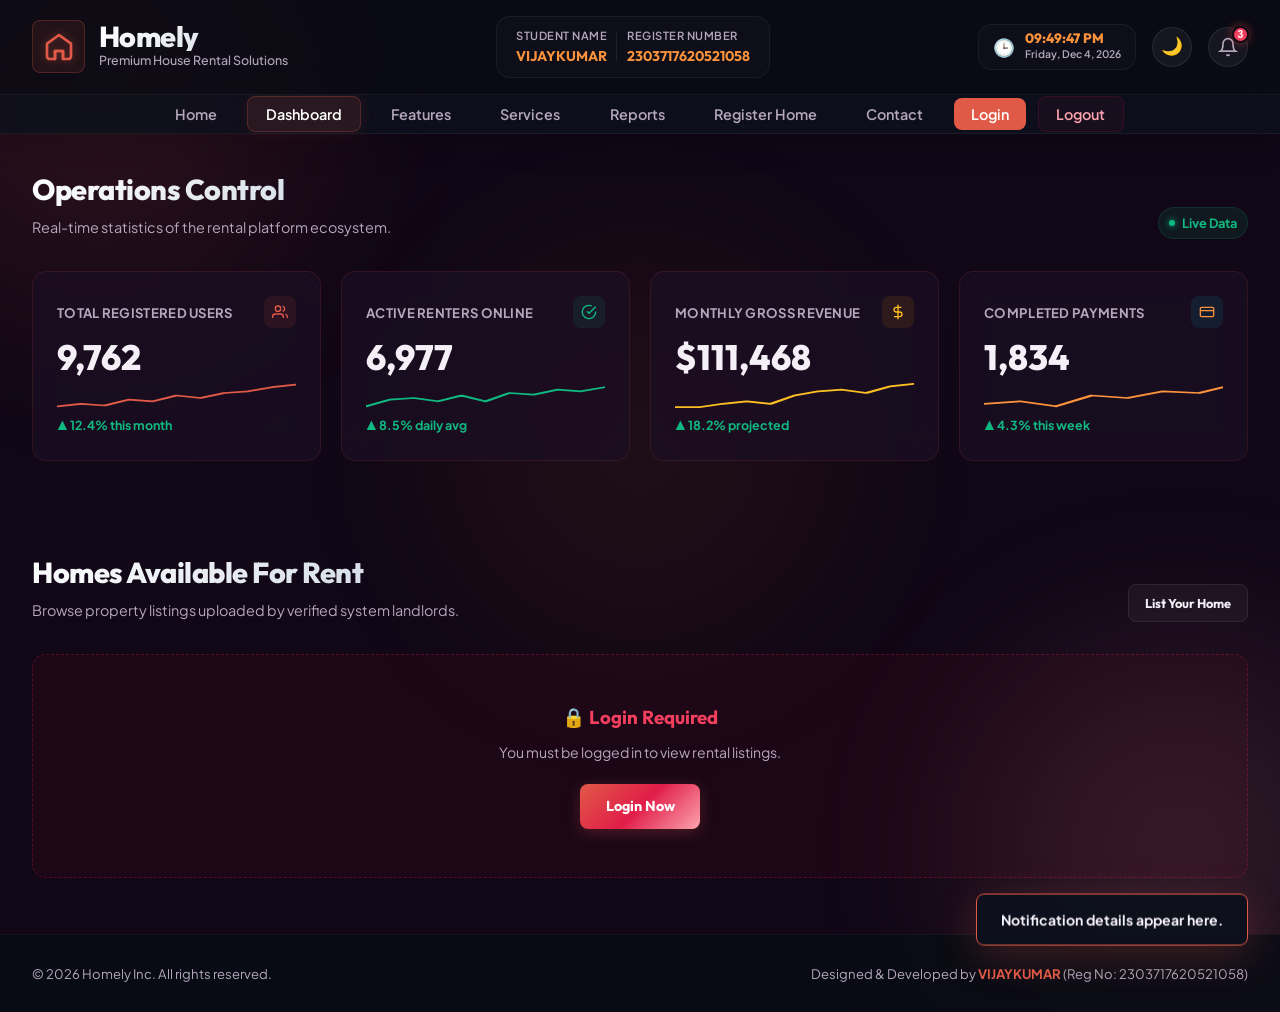
<file: dashboard.html>
<!DOCTYPE html>
<html lang="en">
<head>
    <meta charset="UTF-8">
    <meta name="viewport" content="width=device-width, initial-scale=1.0">
    <title>Homely - Operations Dashboard & Property Listings</title>
    <!-- Google Fonts -->
    <link rel="preconnect" href="https://fonts.googleapis.com">
    <link rel="preconnect" href="https://fonts.gstatic.com" crossorigin>
    <link href="https://fonts.googleapis.com/css2?family=Outfit:wght@300;400;500;600;700;800;900&family=Plus+Jakarta+Sans:wght@300;400;500;600;700;800&display=swap" rel="stylesheet">
    <link rel="stylesheet" href="style.css">
</head>
<body>
    <!-- Background Blobs -->
    <div class="bg-glow blob-1"></div>
    <div class="bg-glow blob-2"></div>
    <div class="bg-glow blob-3"></div>

    <!-- Header -->
    <header class="app-header">
        <div class="header-container">
            <div class="logo-area">
                <div class="logo-wrapper">
                    <svg class="app-logo" viewBox="0 0 24 24" fill="none" xmlns="http://www.w3.org/2000/svg">
                        <path d="M3 9.5L12 3L21 9.5V19C21 19.5304 20.7893 20.0391 20.4142 20.4142C20.0391 20.7893 19.5304 21 19 21H15V15H9V21H5C4.46957 21 3.96086 20.7893 3.58579 20.4142C3.21071 20.0391 3 19.5304 3 19V9.5Z" stroke="currentColor" stroke-width="2" stroke-linecap="round" stroke-linejoin="round"/>
                        <path d="M9 21V15H15V21" stroke="currentColor" stroke-width="2" stroke-linecap="round" stroke-linejoin="round"/>
                    </svg>
                </div>
                <div class="brand-details">
                    <h1 class="app-name">Homely</h1>
                    <span class="app-tagline">Premium House Rental Solutions</span>
                </div>
            </div>
            <!-- Student Details -->
            <div class="student-badge">
                <div class="badge-item">
                    <span class="badge-label">Student Name</span>
                    <span class="badge-value">VIJAYKUMAR</span>
                </div>
                <div class="badge-item">
                    <span class="badge-label">Register Number</span>
                    <span class="badge-value">2303717620521058</span>
                </div>
            </div>

            <!-- Actions -->
            <div class="header-actions">
                <div class="header-clock" id="header-clock">
                    <div class="clock-icon">🕒</div>
                    <div class="clock-details">
                        <span class="clock-time" id="live-time">00:00:00 AM</span>
                        <span class="clock-date" id="live-date">Monday, Jan 1, 2026</span>
                    </div>
                </div>
                <div class="theme-switcher-container">
                    <button class="theme-toggle-btn" id="theme-toggle-btn" aria-label="Toggle dark/light theme">
                        <span class="sun-icon">☀️</span>
                        <span class="moon-icon">🌙</span>
                    </button>
                </div>
                <div class="notification-trigger-container" id="notif-trigger-container">
                    <button class="notif-bell-btn" id="notif-bell-btn" aria-label="Toggle notifications">
                        <svg class="bell-icon" viewBox="0 0 24 24" fill="none" stroke="currentColor" stroke-width="2">
                            <path d="M18 8A6 6 0 0 0 6 8c0 7-3 9-3 9h18s-3-2-3-9"/>
                            <path d="M13.73 21a2 2 0 0 1-3.46 0"/>
                        </svg>
                        <span class="notif-badge-count" id="notif-badge-count">3</span>
                    </button>
                    <div class="notif-dropdown-panel" id="notif-dropdown-panel" aria-hidden="true">
                        <div class="notif-panel-header">
                            <h4>System Alerts</h4>
                            <button class="clear-all-btn" id="clear-all-notifs">Clear All</button>
                        </div>
                        <div class="notif-list-container" id="notif-list-container">
                            <div class="notif-item" data-id="1">
                                <span class="notif-icon success">🟢</span>
                                <div class="notif-content">
                                    <p class="notif-text">Rent payment of $1,450 for Unit 4B collected successfully.</p>
                                    <span class="notif-time">10 mins ago</span>
                                </div>
                                <button class="notif-dismiss" aria-label="Dismiss">×</button>
                            </div>
                            <div class="notif-item" data-id="2">
                                <span class="notif-icon warning">🟡</span>
                                <div class="notif-content">
                                    <p class="notif-text">Maintenance Request #302: AC repair assigned to Technician.</p>
                                    <span class="notif-time">2 hours ago</span>
                                </div>
                                <button class="notif-dismiss" aria-label="Dismiss">×</button>
                            </div>
                            <div class="notif-item" data-id="3">
                                <span class="notif-icon info">🔵</span>
                                <div class="notif-content">
                                    <p class="notif-text">New tenant application received for 742 Evergreen Terrace.</p>
                                    <span class="notif-time">1 day ago</span>
                                </div>
                                <button class="notif-dismiss" aria-label="Dismiss">×</button>
                            </div>
                        </div>
                        <div class="notif-panel-footer">
                            <a href="dashboard.html" class="view-all-notifs">Go to Operations Control</a>
                        </div>
                    </div>
                </div>
            </div>
        </div>
    </header>

    <!-- Navbar -->
    <nav class="app-navbar" id="main-navbar">
        <div class="nav-container">
            <button class="menu-toggle" id="menu-toggle" aria-label="Toggle navigation">
                <span></span>
                <span></span>
                <span></span>
            </button>
            <ul class="nav-links" id="nav-links">
                <li><a href="index.html" class="nav-link">Home</a></li>
                <li><a href="dashboard.html" class="nav-link active">Dashboard</a></li>
                <li><a href="features.html" class="nav-link">Features</a></li>
                <li><a href="services.html" class="nav-link">Services</a></li>
                <li><a href="reports.html" class="nav-link">Reports</a></li>
                <li><a href="register-home.html" class="nav-link">Register Home</a></li>
                <li><a href="contact.html" class="nav-link">Contact</a></li>
                <li><a href="login.html" class="nav-link login-btn">Login</a></li>
                <li><a href="#logout" class="nav-link logout-btn" id="nav-link-logout">Logout</a></li>
            </ul>
        </div>
    </nav>

    <!-- Main Content -->
    <main class="main-content">
        <!-- Dashboard Statistics -->
        <section id="dashboard" class="content-section dashboard-section">
            <div class="section-header-row">
                <div>
                    <h2 class="section-title">Operations Control</h2>
                    <p class="section-subtitle">Real-time statistics of the rental platform ecosystem.</p>
                </div>
                <span class="live-indicator">
                    <span class="dot"></span> Live Data
                </span>
            </div>
            
            <div class="stats-grid">
                <div class="stat-card" id="stat-total-users">
                    <div class="stat-header">
                        <span class="stat-label">Total Registered Users</span>
                        <div class="stat-icon users-bg">
                            <svg viewBox="0 0 24 24" fill="none" stroke="currentColor" stroke-width="2">
                                <path d="M17 21v-2a4 4 0 0 0-4-4H5a4 4 0 0 0-4 4v2"/>
                                <circle cx="9" cy="7" r="4"/>
                                <path d="M23 21v-2a4 4 0 0 0-3-3.87"/>
                                <path d="M16 3.13a4 4 0 0 1 0 7.75"/>
                            </svg>
                        </div>
                    </div>
                    <div class="stat-body">
                        <h3 class="stat-value" id="val-total-users">0</h3>
                        <div class="sparkline-wrapper users-stroke">
                            <svg class="stat-chart" viewBox="0 0 100 30" preserveAspectRatio="none">
                                <path d="M0,28 L10,25 L20,27 L30,20 L40,22 L50,15 L60,18 L70,12 L80,10 L90,5 L100,2" fill="none" stroke-width="2"></path>
                            </svg>
                        </div>
                        <span class="stat-trend trend-up">▲ 12.4% this month</span>
                    </div>
                </div>

                <div class="stat-card" id="stat-active-users">
                    <div class="stat-header">
                        <span class="stat-label">Active Renters Online</span>
                        <div class="stat-icon active-bg">
                            <svg viewBox="0 0 24 24" fill="none" stroke="currentColor" stroke-width="2">
                                <path d="M22 11.08V12a10 10 0 1 1-5.93-9.14"/>
                                <polyline points="22 4 12 14.01 9 11.01"/>
                            </svg>
                        </div>
                    </div>
                    <div class="stat-body">
                        <h3 class="stat-value" id="val-active-users">0</h3>
                        <div class="sparkline-wrapper active-stroke">
                            <svg class="stat-chart" viewBox="0 0 100 30" preserveAspectRatio="none">
                                <path d="M0,28 L10,20 L20,18 L30,22 L40,15 L50,22 L60,12 L70,14 L80,8 L90,10 L100,5" fill="none" stroke-width="2"></path>
                            </svg>
                        </div>
                        <span class="stat-trend trend-up">▲ 8.5% daily avg</span>
                    </div>
                </div>

                <div class="stat-card" id="stat-revenue">
                    <div class="stat-header">
                        <span class="stat-label">Monthly Gross Revenue</span>
                        <div class="stat-icon revenue-bg">
                            <svg viewBox="0 0 24 24" fill="none" stroke="currentColor" stroke-width="2">
                                <line x1="12" y1="1" x2="12" y2="23"/>
                                <path d="M17 5H9.5a3.5 3.5 0 0 0 0 7h5a3.5 3.5 0 0 1 0 7H6"/>
                            </svg>
                        </div>
                    </div>
                    <div class="stat-body">
                        <h3 class="stat-value" id="val-revenue">$0</h3>
                        <div class="sparkline-wrapper revenue-stroke">
                            <svg class="stat-chart" viewBox="0 0 100 30" preserveAspectRatio="none">
                                <path d="M0,29 L10,29 L20,25 L30,22 L40,25 L50,15 L60,10 L70,8 L80,12 L90,4 L100,1" fill="none" stroke-width="2"></path>
                            </svg>
                        </div>
                        <span class="stat-trend trend-up">▲ 18.2% projected</span>
                    </div>
                </div>

                <div class="stat-card" id="stat-transactions">
                    <div class="stat-header">
                        <span class="stat-label">Completed Payments</span>
                        <div class="stat-icon transactions-bg">
                            <svg viewBox="0 0 24 24" fill="none" stroke="currentColor" stroke-width="2">
                                <rect x="2" y="5" width="20" height="14" rx="2" ry="2"/>
                                <line x1="2" y1="10" x2="22" y2="10"/>
                            </svg>
                        </div>
                    </div>
                    <div class="stat-body">
                        <h3 class="stat-value" id="val-transactions">0</h3>
                        <div class="sparkline-wrapper transactions-stroke">
                            <svg class="stat-chart" viewBox="0 0 100 30" preserveAspectRatio="none">
                                <path d="M0,25 L15,22 L30,28 L45,15 L60,18 L75,10 L90,12 L100,5" fill="none" stroke-width="2"></path>
                            </svg>
                        </div>
                        <span class="stat-trend trend-up">▲ 4.3% this week</span>
                    </div>
                </div>
            </div>
        </section>

        <!-- Dynamic Properties Catalog Grid -->
        <section class="content-section properties-catalog-container scroll-reveal">
            <div class="section-header-row">
                <div>
                    <h2 class="section-title">Homes Available For Rent</h2>
                    <p class="section-subtitle">Browse property listings uploaded by verified system landlords.</p>
                </div>
                <a href="register-home.html" class="btn btn-secondary" style="text-decoration: none; font-size: 0.8rem; padding: 0.5rem 1rem;">List Your Home</a>
            </div>

            <!-- Grid rendered dynamically by JS -->
            <div class="properties-catalog-grid" id="properties-catalog-grid">
                <!-- Fallback content loaded dynamically by app.js -->
                <div style="grid-column: 1/-1; text-align: center; color: var(--text-muted);">Loading property listings database...</div>
            </div>
        </section>

        <!-- My Properties Activity (Rented / Bought) -->
        <section class="content-section scroll-reveal" id="my-properties-section" style="display:none;">
            <div class="section-header-row">
                <div>
                    <h2 class="section-title">My Properties</h2>
                    <p class="section-subtitle">Your rented and purchased property history.</p>
                </div>
            </div>
            <div class="user-activity-grid" id="user-activity-grid">
                <div style="grid-column: 1/-1; text-align:center; color: var(--text-muted); padding: 1.5rem;">You haven't rented or bought any properties yet.</div>
            </div>
        </section>
    </main>

    <!-- Rent / Buy Confirmation Modal -->
    <div class="modal-overlay" id="rent-buy-modal">
        <div class="modal-card">
            <button class="modal-close-btn" id="modal-close-btn" onclick="closeRentBuyModal()">×</button>
            <div class="modal-icon" id="modal-icon">🏠</div>
            <h3 class="modal-title" id="modal-title">Confirm Action</h3>
            <p class="modal-subtitle" id="modal-subtitle">Review the details below before confirming.</p>
            <div class="modal-property-info">
                <h4 id="modal-prop-title">Property Title</h4>
                <p id="modal-prop-location">📍 Location</p>
                <div class="modal-price-tag" id="modal-prop-price">$0/month</div>
            </div>
            <div class="modal-actions">
                <button class="btn btn-secondary" onclick="closeRentBuyModal()">Cancel</button>
                <button class="btn btn-primary" id="modal-confirm-btn" onclick="confirmRentBuy()">Confirm</button>
            </div>
        </div>
    </div>

    <!-- Footer -->
    <footer class="app-footer">
        <div class="footer-container">
            <p class="copyright">&copy; 2026 Homely Inc. All rights reserved.</p>
            <p class="credits">Designed & Developed by <span id="designer-name" class="designer-highlight">VIJAYKUMAR</span> (Reg No: <span id="designer-reg-no">2303717620521058</span>)</p>
        </div>
    </footer>

    <!-- Back to Top -->
    <button class="back-to-top-btn" id="back-to-top-btn" aria-label="Scroll back to top">
        <svg viewBox="0 0 24 24" fill="none" stroke="currentColor" stroke-width="2.5">
            <polyline points="18 15 12 9 6 15"/>
        </svg>
    </button>

    <!-- Toast -->
    <div class="toast-notification" id="toast-notif" aria-hidden="true">
        <div class="toast-body">
            <span class="toast-message" id="toast-message">Notification details appear here.</span>
        </div>
    </div>

    <!-- Scripts -->
    <script src="app.js"></script>
</body>
</html>
</file>
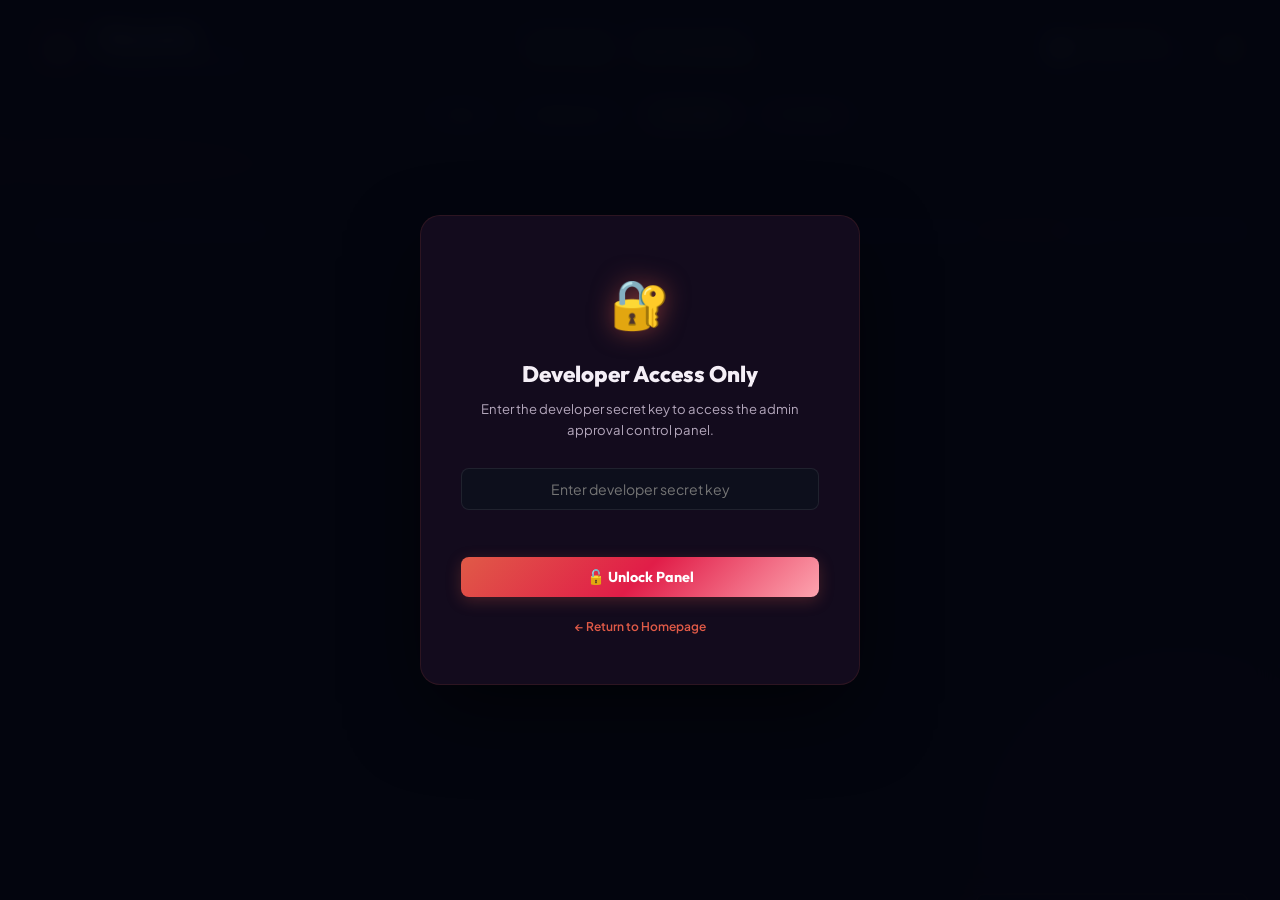
<file: developer.html>
<!DOCTYPE html>
<html lang="en">
<head>
    <meta charset="UTF-8">
    <meta name="viewport" content="width=device-width, initial-scale=1.0">
    <title>Homely - Developer Control Panel</title>
    <link rel="preconnect" href="https://fonts.googleapis.com">
    <link rel="preconnect" href="https://fonts.gstatic.com" crossorigin>
    <link href="https://fonts.googleapis.com/css2?family=Outfit:wght@300;400;500;600;700;800;900&family=Plus+Jakarta+Sans:wght@300;400;500;600;700;800&display=swap" rel="stylesheet">
    <link rel="stylesheet" href="style.css">
</head>
<body>
    <div class="bg-glow blob-1"></div>
    <div class="bg-glow blob-2"></div>
    <div class="bg-glow blob-3"></div>

    <!-- Password Gate Overlay -->
    <div class="dev-gate-overlay" id="dev-gate-overlay">
        <div class="dev-gate-card">
            <div class="dev-gate-icon">🔐</div>
            <h3 class="dev-gate-title">Developer Access Only</h3>
            <p class="dev-gate-subtitle">Enter the developer secret key to access the admin approval control panel.</p>
            <form id="dev-gate-form" novalidate>
                <div class="form-group" style="margin-bottom: 1.25rem;">
                    <div class="input-wrapper">
                        <input type="password" id="dev-gate-password" placeholder="Enter developer secret key" required style="text-align:center;">
                    </div>
                    <span class="error-msg" id="err-dev-gate" style="text-align:center;"></span>
                </div>
                <button type="submit" class="btn btn-primary" style="width:100%;">🔓 Unlock Panel</button>
            </form>
            <p style="margin-top:1.25rem; font-size:0.75rem; color: var(--text-muted);">
                <a href="index.html" style="color:var(--accent-primary); text-decoration:none; font-weight:600;">← Return to Homepage</a>
            </p>
        </div>
    </div>

    <!-- Header -->
    <header class="app-header">
        <div class="header-container">
            <div class="logo-area">
                <div class="logo-wrapper">
                    <svg class="app-logo" viewBox="0 0 24 24" fill="none" xmlns="http://www.w3.org/2000/svg">
                        <path d="M3 9.5L12 3L21 9.5V19C21 19.5304 20.7893 20.0391 20.4142 20.4142C20.0391 20.7893 19.5304 21 19 21H15V15H9V21H5C4.46957 21 3.96086 20.7893 3.58579 20.4142C3.21071 20.0391 3 19.5304 3 19V9.5Z" stroke="currentColor" stroke-width="2" stroke-linecap="round" stroke-linejoin="round"/>
                        <path d="M9 21V15H15V21" stroke="currentColor" stroke-width="2" stroke-linecap="round" stroke-linejoin="round"/>
                    </svg>
                </div>
                <div class="brand-details">
                    <h1 class="app-name">Homely</h1>
                    <span class="app-tagline">Developer Control Panel</span>
                </div>
            </div>
            <div class="student-badge">
                <div class="badge-item">
                    <span class="badge-label">Student Name</span>
                    <span class="badge-value">VIJAYKUMAR</span>
                </div>
                <div class="badge-item">
                    <span class="badge-label">Register Number</span>
                    <span class="badge-value">2303717620521058</span>
                </div>
            </div>
            <div class="header-actions">
                <div class="header-clock" id="header-clock">
                    <div class="clock-icon">🕒</div>
                    <div class="clock-details">
                        <span class="clock-time" id="live-time">00:00:00 AM</span>
                        <span class="clock-date" id="live-date">Monday, Jan 1, 2026</span>
                    </div>
                </div>
                <div class="theme-switcher-container">
                    <button class="theme-toggle-btn" id="theme-toggle-btn" aria-label="Toggle dark/light theme">
                        <span class="sun-icon">☀️</span>
                        <span class="moon-icon">🌙</span>
                    </button>
                </div>
            </div>
        </div>
    </header>

    <!-- Navbar -->
    <nav class="app-navbar" id="main-navbar">
        <div class="nav-container">
            <ul class="nav-links" id="nav-links">
                <li><a href="index.html" class="nav-link">Home</a></li>
                <li><a href="dashboard.html" class="nav-link">Dashboard</a></li>
                <li><a href="developer.html" class="nav-link active">Dev Panel</a></li>
                <li><a href="index.html" class="nav-link logout-btn" id="nav-link-logout">Exit Panel</a></li>
            </ul>
        </div>
    </nav>

    <!-- Main Panel Content (hidden behind gate) -->
    <main class="main-content" id="dev-panel-content" style="display:none;">
        <!-- Header Bar -->
        <section class="content-section">
            <div class="dev-panel-header-bar">
                <div>
                    <h2 class="dev-panel-title">🛠️ Admin Approval Queue</h2>
                    <p style="font-size: 0.78rem; color: var(--text-muted); margin-top: 0.25rem;">Review and approve or reject admin access requests</p>
                </div>
                <div style="display:flex; gap:0.75rem; align-items:center;">
                    <span class="dev-notif-badge" id="dev-pending-count">0 Pending</span>
                    <span class="user-role-badge role-developer">⚡ Developer</span>
                </div>
            </div>

            <!-- Stats Row -->
            <div style="display: grid; grid-template-columns: repeat(auto-fit, minmax(180px, 1fr)); gap: 1rem; margin-bottom: 2rem;">
                <div class="section-card" style="padding: 1.25rem; text-align: center;">
                    <div style="font-size: 1.5rem; margin-bottom: 0.25rem;">📨</div>
                    <div style="font-family: var(--font-heading); font-size: 1.5rem; font-weight: 900;" id="dev-stat-total">0</div>
                    <div style="font-size: 0.72rem; color: var(--text-muted); font-weight: 600;">Total Requests</div>
                </div>
                <div class="section-card" style="padding: 1.25rem; text-align: center;">
                    <div style="font-size: 1.5rem; margin-bottom: 0.25rem;">⏳</div>
                    <div style="font-family: var(--font-heading); font-size: 1.5rem; font-weight: 900; color: #f59e0b;" id="dev-stat-pending">0</div>
                    <div style="font-size: 0.72rem; color: var(--text-muted); font-weight: 600;">Pending</div>
                </div>
                <div class="section-card" style="padding: 1.25rem; text-align: center;">
                    <div style="font-size: 1.5rem; margin-bottom: 0.25rem;">✅</div>
                    <div style="font-family: var(--font-heading); font-size: 1.5rem; font-weight: 900; color: var(--accent-success);" id="dev-stat-approved">0</div>
                    <div style="font-size: 0.72rem; color: var(--text-muted); font-weight: 600;">Approved</div>
                </div>
                <div class="section-card" style="padding: 1.25rem; text-align: center;">
                    <div style="font-size: 1.5rem; margin-bottom: 0.25rem;">❌</div>
                    <div style="font-family: var(--font-heading); font-size: 1.5rem; font-weight: 900; color: var(--accent-danger);" id="dev-stat-rejected">0</div>
                    <div style="font-size: 0.72rem; color: var(--text-muted); font-weight: 600;">Rejected</div>
                </div>
            </div>

            <!-- Registered Users Table -->
            <div class="section-card" style="margin-bottom: 2rem; padding: 1.75rem;">
                <h3 style="font-family: var(--font-heading); font-size: 1.05rem; font-weight: 800; margin-bottom: 1rem;">👥 Registered Users</h3>
                <div class="table-wrapper">
                    <table class="modules-table" id="dev-users-table">
                        <thead>
                            <tr>
                                <th>Name</th>
                                <th>Email</th>
                                <th>Phone</th>
                                <th>Joined</th>
                            </tr>
                        </thead>
                        <tbody id="dev-users-tbody">
                            <tr><td colspan="4" style="text-align:center; color: var(--text-muted);">No registered users yet.</td></tr>
                        </tbody>
                    </table>
                </div>
            </div>

            <!-- Admin Request Cards -->
            <h3 style="font-family: var(--font-heading); font-size: 1.05rem; font-weight: 800; margin-bottom: 0.5rem;">🛡️ Admin Access Requests</h3>
            <div class="admin-request-grid" id="admin-request-grid">
                <div style="grid-column: 1/-1; text-align:center; color: var(--text-muted); padding: 2rem;">No admin requests received yet.</div>
            </div>
        </section>
    </main>

    <footer class="app-footer">
        <div class="footer-container">
            <p class="copyright">&copy; 2026 Homely Inc. All rights reserved.</p>
            <p class="credits">Designed &amp; Developed by <span class="designer-highlight">VIJAYKUMAR</span> (Reg No: 2303717620521058)</p>
        </div>
    </footer>

    <div class="toast-notification" id="toast-notif" aria-hidden="true">
        <div class="toast-body">
            <span class="toast-message" id="toast-message">Notification details appear here.</span>
        </div>
    </div>

    <script src="app.js"></script>
</body>
</html>
</file>
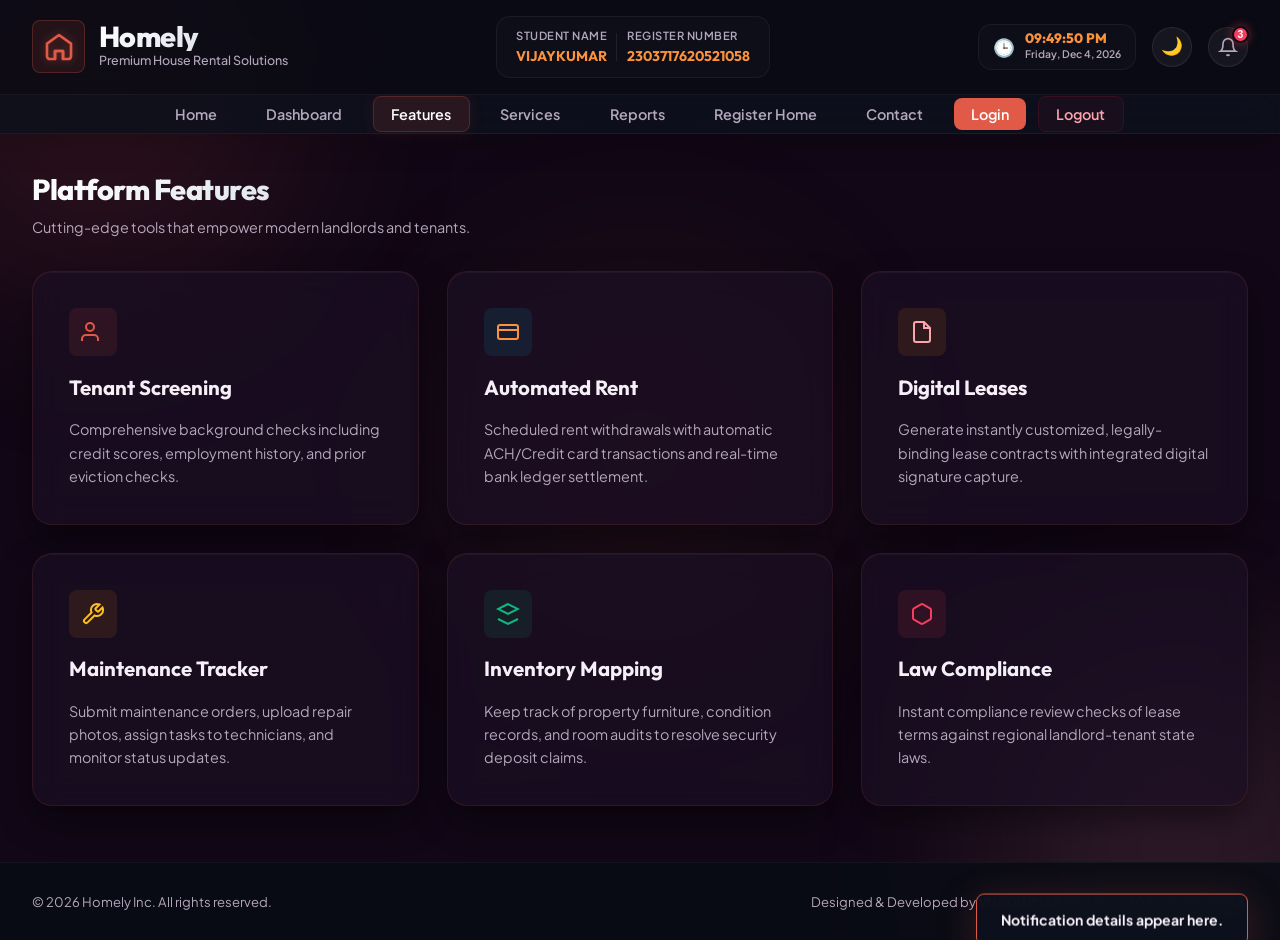
<file: features.html>
<!DOCTYPE html>
<html lang="en">
<head>
    <meta charset="UTF-8">
    <meta name="viewport" content="width=device-width, initial-scale=1.0">
    <title>Homely - Core Platform Features</title>
    <!-- Google Fonts -->
    <link rel="preconnect" href="https://fonts.googleapis.com">
    <link rel="preconnect" href="https://fonts.gstatic.com" crossorigin>
    <link href="https://fonts.googleapis.com/css2?family=Outfit:wght@300;400;500;600;700;800;900&family=Plus+Jakarta+Sans:wght@300;400;500;600;700;800&display=swap" rel="stylesheet">
    <link rel="stylesheet" href="style.css">
</head>
<body>
    <div class="bg-glow blob-1"></div>
    <div class="bg-glow blob-2"></div>
    <div class="bg-glow blob-3"></div>

    <header class="app-header">
        <div class="header-container">
            <div class="logo-area">
                <div class="logo-wrapper">
                    <svg class="app-logo" viewBox="0 0 24 24" fill="none" xmlns="http://www.w3.org/2000/svg">
                        <path d="M3 9.5L12 3L21 9.5V19C21 19.5304 20.7893 20.0391 20.4142 20.4142C20.0391 20.7893 19.5304 21 19 21H15V15H9V21H5C4.46957 21 3.96086 20.7893 3.58579 20.4142C3.21071 20.0391 3 19.5304 3 19V9.5Z" stroke="currentColor" stroke-width="2" stroke-linecap="round" stroke-linejoin="round"/>
                        <path d="M9 21V15H15V21" stroke="currentColor" stroke-width="2" stroke-linecap="round" stroke-linejoin="round"/>
                    </svg>
                </div>
                <div class="brand-details">
                    <h1 class="app-name">Homely</h1>
                    <span class="app-tagline">Premium House Rental Solutions</span>
                </div>
            </div>
            <div class="student-badge">
                <div class="badge-item">
                    <span class="badge-label">Student Name</span>
                    <span class="badge-value">VIJAYKUMAR</span>
                </div>
                <div class="badge-item">
                    <span class="badge-label">Register Number</span>
                    <span class="badge-value">2303717620521058</span>
                </div>
            </div>

            <div class="header-actions">
                <div class="header-clock" id="header-clock">
                    <div class="clock-icon">🕒</div>
                    <div class="clock-details">
                        <span class="clock-time" id="live-time">00:00:00 AM</span>
                        <span class="clock-date" id="live-date">Monday, Jan 1, 2026</span>
                    </div>
                </div>
                <div class="theme-switcher-container">
                    <button class="theme-toggle-btn" id="theme-toggle-btn" aria-label="Toggle dark/light theme">
                        <span class="sun-icon">☀️</span>
                        <span class="moon-icon">🌙</span>
                    </button>
                </div>
                <div class="notification-trigger-container" id="notif-trigger-container">
                    <button class="notif-bell-btn" id="notif-bell-btn" aria-label="Toggle notifications">
                        <svg class="bell-icon" viewBox="0 0 24 24" fill="none" stroke="currentColor" stroke-width="2">
                            <path d="M18 8A6 6 0 0 0 6 8c0 7-3 9-3 9h18s-3-2-3-9"/>
                            <path d="M13.73 21a2 2 0 0 1-3.46 0"/>
                        </svg>
                        <span class="notif-badge-count" id="notif-badge-count">3</span>
                    </button>
                    <div class="notif-dropdown-panel" id="notif-dropdown-panel" aria-hidden="true">
                        <div class="notif-panel-header">
                            <h4>System Alerts</h4>
                            <button class="clear-all-btn" id="clear-all-notifs">Clear All</button>
                        </div>
                        <div class="notif-list-container" id="notif-list-container">
                            <div class="notif-item" data-id="1">
                                <span class="notif-icon success">🟢</span>
                                <div class="notif-content">
                                    <p class="notif-text">Rent payment of $1,450 for Unit 4B collected successfully.</p>
                                    <span class="notif-time">10 mins ago</span>
                                </div>
                                <button class="notif-dismiss" aria-label="Dismiss">×</button>
                            </div>
                            <div class="notif-item" data-id="2">
                                <span class="notif-icon warning">🟡</span>
                                <div class="notif-content">
                                    <p class="notif-text">Maintenance Request #302: AC repair assigned to Technician.</p>
                                    <span class="notif-time">2 hours ago</span>
                                </div>
                                <button class="notif-dismiss" aria-label="Dismiss">×</button>
                            </div>
                            <div class="notif-item" data-id="3">
                                <span class="notif-icon info">🔵</span>
                                <div class="notif-content">
                                    <p class="notif-text">New tenant application received for 742 Evergreen Terrace.</p>
                                    <span class="notif-time">1 day ago</span>
                                </div>
                                <button class="notif-dismiss" aria-label="Dismiss">×</button>
                            </div>
                        </div>
                        <div class="notif-panel-footer">
                            <a href="dashboard.html" class="view-all-notifs">Go to Operations Control</a>
                        </div>
                    </div>
                </div>
            </div>
        </div>
    </header>

    <nav class="app-navbar" id="main-navbar">
        <div class="nav-container">
            <button class="menu-toggle" id="menu-toggle" aria-label="Toggle navigation">
                <span></span>
                <span></span>
                <span></span>
            </button>
            <ul class="nav-links" id="nav-links">
                <li><a href="index.html" class="nav-link">Home</a></li>
                <li><a href="dashboard.html" class="nav-link">Dashboard</a></li>
                <li><a href="features.html" class="nav-link active">Features</a></li>
                <li><a href="services.html" class="nav-link">Services</a></li>
                <li><a href="reports.html" class="nav-link">Reports</a></li>
                <li><a href="register-home.html" class="nav-link">Register Home</a></li>
                <li><a href="contact.html" class="nav-link">Contact</a></li>
                <li><a href="login.html" class="nav-link login-btn">Login</a></li>
                <li><a href="#logout" class="nav-link logout-btn" id="nav-link-logout">Logout</a></li>
            </ul>
        </div>
    </nav>

    <main class="main-content">
        <!-- 5. Features Section -->
        <section id="features" class="content-section features-section scroll-reveal visible">
            <div class="section-header-row">
                <div>
                    <h2 class="section-title">Platform Features</h2>
                    <p class="section-subtitle">Cutting-edge tools that empower modern landlords and tenants.</p>
                </div>
            </div>
            <div class="features-grid">
                <div class="feature-card">
                    <div class="feature-icon-wrapper f-theme-1">
                        <svg viewBox="0 0 24 24" fill="none" stroke="currentColor" stroke-width="2">
                            <path d="M17 21v-2a4 4 0 0 0-4-4H5a4 4 0 0 0-4 4v2"/>
                            <circle cx="9" cy="7" r="4"/>
                        </svg>
                    </div>
                    <h3 class="feature-card-title">Tenant Screening</h3>
                    <p class="feature-card-desc">Comprehensive background checks including credit scores, employment history, and prior eviction checks.</p>
                </div>
                <div class="feature-card">
                    <div class="feature-icon-wrapper f-theme-2">
                        <svg viewBox="0 0 24 24" fill="none" stroke="currentColor" stroke-width="2">
                            <rect x="2" y="5" width="20" height="14" rx="2" ry="2"/>
                            <line x1="2" y1="10" x2="22" y2="10"/>
                        </svg>
                    </div>
                    <h3 class="feature-card-title">Automated Rent</h3>
                    <p class="feature-card-desc">Scheduled rent withdrawals with automatic ACH/Credit card transactions and real-time bank ledger settlement.</p>
                </div>
                <div class="feature-card">
                    <div class="feature-icon-wrapper f-theme-3">
                        <svg viewBox="0 0 24 24" fill="none" stroke="currentColor" stroke-width="2">
                            <path d="M14 2H6a2 2 0 0 0-2 2v16a2 2 0 0 0 2 2h12a2 2 0 0 0 2-2V8z"/>
                            <polyline points="14 2 14 8 20 8"/>
                        </svg>
                    </div>
                    <h3 class="feature-card-title">Digital Leases</h3>
                    <p class="feature-card-desc">Generate instantly customized, legally-binding lease contracts with integrated digital signature capture.</p>
                </div>
                <div class="feature-card">
                    <div class="feature-icon-wrapper f-theme-4">
                        <svg viewBox="0 0 24 24" fill="none" stroke="currentColor" stroke-width="2">
                            <path d="M14.7 6.3a1 1 0 0 0 0 1.4l1.6 1.6a1 1 0 0 0 1.4 0l3.77-3.77a6 6 0 0 1-7.94 7.94l-6.91 6.91a2.12 2.12 0 0 1-3-3l6.91-6.91a6 6 0 0 1 7.94-7.94l-3.76 3.76z"/>
                        </svg>
                    </div>
                    <h3 class="feature-card-title">Maintenance Tracker</h3>
                    <p class="feature-card-desc">Submit maintenance orders, upload repair photos, assign tasks to technicians, and monitor status updates.</p>
                </div>
                <div class="feature-card">
                    <div class="feature-icon-wrapper f-theme-5">
                        <svg viewBox="0 0 24 24" fill="none" stroke="currentColor" stroke-width="2">
                            <polygon points="12 2 2 7 12 12 22 7 12 2"/>
                            <polyline points="2 17 12 22 22 17"/>
                        </svg>
                    </div>
                    <h3 class="feature-card-title">Inventory Mapping</h3>
                    <p class="feature-card-desc">Keep track of property furniture, condition records, and room audits to resolve security deposit claims.</p>
                </div>
                <div class="feature-card">
                    <div class="feature-icon-wrapper f-theme-6">
                        <svg viewBox="0 0 24 24" fill="none" stroke="currentColor" stroke-width="2">
                            <path d="M21 16V8a2 2 0 0 0-1-1.73l-7-4a2 2 0 0 0-2 0l-7 4A2 2 0 0 0 3 8v8a2 2 0 0 0 1 1.73l7 4a2 2 0 0 0 2 0l7-4A2 2 0 0 0 21 16z"/>
                        </svg>
                    </div>
                    <h3 class="feature-card-title">Law Compliance</h3>
                    <p class="feature-card-desc">Instant compliance review checks of lease terms against regional landlord-tenant state laws.</p>
                </div>
            </div>
        </section>
    </main>

    <footer class="app-footer">
        <div class="footer-container">
            <p class="copyright">&copy; 2026 Homely Inc. All rights reserved.</p>
            <p class="credits">Designed & Developed by <span id="designer-name" class="designer-highlight">VIJAYKUMAR</span> (Reg No: <span id="designer-reg-no">2303717620521058</span>)</p>
        </div>
    </footer>

    <button class="back-to-top-btn" id="back-to-top-btn" aria-label="Scroll back to top">
        <svg viewBox="0 0 24 24" fill="none" stroke="currentColor" stroke-width="2.5">
            <polyline points="18 15 12 9 6 15"/>
        </svg>
    </button>

    <div class="toast-notification" id="toast-notif" aria-hidden="true">
        <div class="toast-body">
            <span class="toast-message" id="toast-message">Notification details appear here.</span>
        </div>
    </div>

    <script src="app.js"></script>
</body>
</html>
</file>
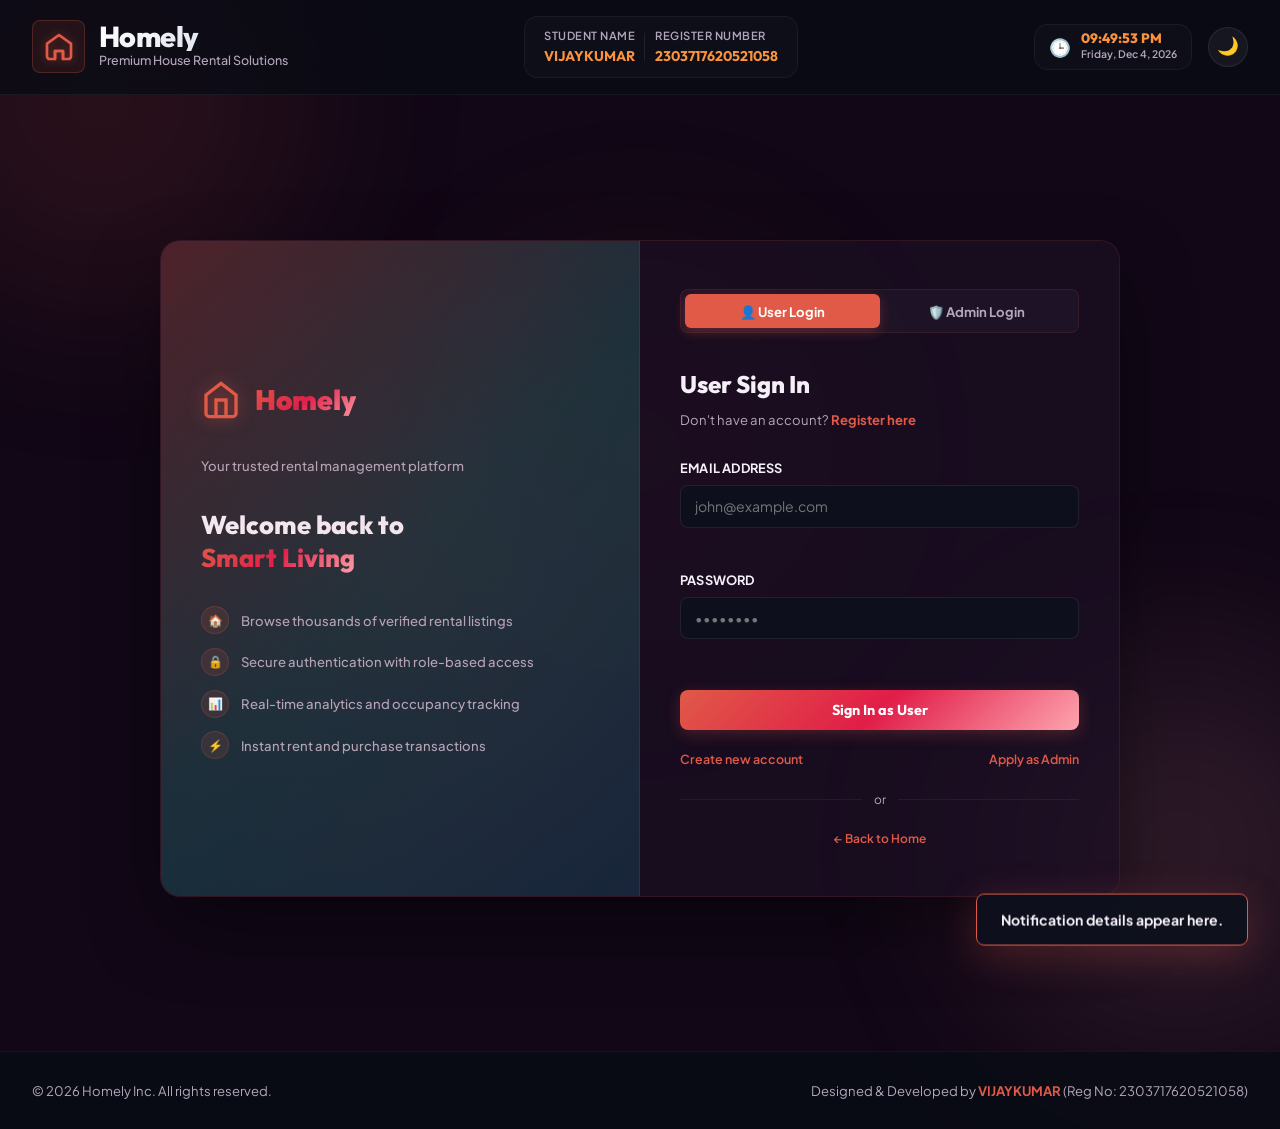
<file: login.html>
<!DOCTYPE html>
<html lang="en">
<head>
    <meta charset="UTF-8">
    <meta name="viewport" content="width=device-width, initial-scale=1.0">
    <title>Homely - Login</title>
    <link rel="preconnect" href="https://fonts.googleapis.com">
    <link rel="preconnect" href="https://fonts.gstatic.com" crossorigin>
    <link href="https://fonts.googleapis.com/css2?family=Outfit:wght@300;400;500;600;700;800;900&family=Plus+Jakarta+Sans:wght@300;400;500;600;700;800&display=swap" rel="stylesheet">
    <link rel="stylesheet" href="style.css">
</head>
<body>
    <div class="bg-glow blob-1"></div>
    <div class="bg-glow blob-2"></div>
    <div class="bg-glow blob-3"></div>

    <!-- Minimal Header -->
    <header class="app-header">
        <div class="header-container">
            <div class="logo-area">
                <div class="logo-wrapper">
                    <svg class="app-logo" viewBox="0 0 24 24" fill="none" xmlns="http://www.w3.org/2000/svg">
                        <path d="M3 9.5L12 3L21 9.5V19C21 19.5304 20.7893 20.0391 20.4142 20.4142C20.0391 20.7893 19.5304 21 19 21H15V15H9V21H5C4.46957 21 3.96086 20.7893 3.58579 20.4142C3.21071 20.0391 3 19.5304 3 19V9.5Z" stroke="currentColor" stroke-width="2" stroke-linecap="round" stroke-linejoin="round"/>
                        <path d="M9 21V15H15V21" stroke="currentColor" stroke-width="2" stroke-linecap="round" stroke-linejoin="round"/>
                    </svg>
                </div>
                <div class="brand-details">
                    <h1 class="app-name">Homely</h1>
                    <span class="app-tagline">Premium House Rental Solutions</span>
                </div>
            </div>
            <div class="student-badge">
                <div class="badge-item">
                    <span class="badge-label">Student Name</span>
                    <span class="badge-value">VIJAYKUMAR</span>
                </div>
                <div class="badge-item">
                    <span class="badge-label">Register Number</span>
                    <span class="badge-value">2303717620521058</span>
                </div>
            </div>
            <div class="header-actions">
                <div class="header-clock" id="header-clock">
                    <div class="clock-icon">🕒</div>
                    <div class="clock-details">
                        <span class="clock-time" id="live-time">00:00:00 AM</span>
                        <span class="clock-date" id="live-date">Monday, Jan 1, 2026</span>
                    </div>
                </div>
                <div class="theme-switcher-container">
                    <button class="theme-toggle-btn" id="theme-toggle-btn" aria-label="Toggle dark/light theme">
                        <span class="sun-icon">☀️</span>
                        <span class="moon-icon">🌙</span>
                    </button>
                </div>
            </div>
        </div>
    </header>

    <!-- Auth Page -->
    <div class="auth-page-wrapper">
        <div class="auth-split-card">
            <!-- Brand Panel -->
            <div class="auth-brand-panel">
                <div class="auth-brand-logo">
                    <svg viewBox="0 0 24 24" fill="none" stroke="currentColor" stroke-width="2">
                        <path d="M3 9l9-7 9 7v11a2 2 0 0 1-2 2H5a2 2 0 0 1-2-2V9z"/>
                        <polyline points="9 22 9 12 15 12 15 22"/>
                    </svg>
                    <span class="auth-brand-name">Homely</span>
                </div>
                <p class="auth-brand-tagline">Your trusted rental management platform</p>

                <h2 class="auth-brand-headline">Welcome back to<br><span>Smart Living</span></h2>

                <div class="auth-brand-bullets">
                    <div class="auth-bullet">
                        <span class="auth-bullet-icon">🏠</span>
                        <span>Browse thousands of verified rental listings</span>
                    </div>
                    <div class="auth-bullet">
                        <span class="auth-bullet-icon">🔒</span>
                        <span>Secure authentication with role-based access</span>
                    </div>
                    <div class="auth-bullet">
                        <span class="auth-bullet-icon">📊</span>
                        <span>Real-time analytics and occupancy tracking</span>
                    </div>
                    <div class="auth-bullet">
                        <span class="auth-bullet-icon">⚡</span>
                        <span>Instant rent and purchase transactions</span>
                    </div>
                </div>
            </div>

            <!-- Form Panel -->
            <div class="auth-form-panel">
                <!-- User / Admin Tabs -->
                <div class="auth-tab-row">
                    <button class="auth-tab-btn active" id="tab-user-login" onclick="switchLoginTab('user')">👤 User Login</button>
                    <button class="auth-tab-btn" id="tab-admin-login" onclick="switchLoginTab('admin')">🛡️ Admin Login</button>
                </div>

                <!-- User Login Form -->
                <div id="user-login-form-container">
                    <h3 class="auth-form-title">User Sign In</h3>
                    <p class="auth-form-subtitle">Don't have an account? <a href="user-register.html">Register here</a></p>

                    <form id="user-login-form" class="auth-form" novalidate>
                        <div class="form-grid">
                            <div class="form-group">
                                <label for="user-login-email">Email Address</label>
                                <div class="input-wrapper">
                                    <input type="email" id="user-login-email" placeholder="john@example.com" required>
                                </div>
                                <span class="error-msg" id="err-user-login-email"></span>
                            </div>
                            <div class="form-group">
                                <label for="user-login-password">Password</label>
                                <div class="input-wrapper">
                                    <input type="password" id="user-login-password" placeholder="••••••••" required>
                                </div>
                                <span class="error-msg" id="err-user-login-password"></span>
                            </div>
                        </div>
                        <div class="form-actions" style="margin-top: 1.5rem;">
                            <button type="submit" class="btn btn-primary" style="width:100%;">Sign In as User</button>
                        </div>
                    </form>

                    <div class="auth-links-row">
                        <a href="user-register.html">Create new account</a>
                        <a href="admin-register.html">Apply as Admin</a>
                    </div>
                </div>

                <!-- Admin Login Form -->
                <div id="admin-login-form-container" style="display:none;">
                    <h3 class="auth-form-title">Admin Sign In</h3>
                    <p class="auth-form-subtitle">Need admin access? <a href="admin-register.html">Apply here</a></p>

                    <form id="admin-login-form" class="auth-form" novalidate>
                        <div class="form-grid">
                            <div class="form-group">
                                <label for="admin-login-email">Admin Email</label>
                                <div class="input-wrapper">
                                    <input type="email" id="admin-login-email" placeholder="admin@company.com" required>
                                </div>
                                <span class="error-msg" id="err-admin-login-email"></span>
                            </div>
                            <div class="form-group">
                                <label for="admin-login-password">Admin Password</label>
                                <div class="input-wrapper">
                                    <input type="password" id="admin-login-password" placeholder="••••••••" required>
                                </div>
                                <span class="error-msg" id="err-admin-login-password"></span>
                            </div>
                        </div>
                        <div class="form-actions" style="margin-top: 1.5rem;">
                            <button type="submit" class="btn btn-primary" style="width:100%;">Sign In as Admin</button>
                        </div>
                    </form>

                    <div class="auth-links-row">
                        <a href="admin-register.html">Apply for Admin</a>
                        <a href="user-register.html">Register as User</a>
                    </div>
                </div>

                <div class="auth-divider">or</div>
                <p style="text-align:center; font-size:0.75rem; color: var(--text-muted);">
                    <a href="index.html" style="color: var(--accent-primary); text-decoration:none; font-weight:600;">← Back to Home</a>
                </p>
            </div>
        </div>
    </div>

    <!-- Footer -->
    <footer class="app-footer">
        <div class="footer-container">
            <p class="copyright">&copy; 2026 Homely Inc. All rights reserved.</p>
            <p class="credits">Designed &amp; Developed by <span class="designer-highlight">VIJAYKUMAR</span> (Reg No: 2303717620521058)</p>
        </div>
    </footer>

    <div class="toast-notification" id="toast-notif" aria-hidden="true">
        <div class="toast-body">
            <span class="toast-message" id="toast-message">Notification details appear here.</span>
        </div>
    </div>

    <script src="app.js"></script>
</body>
</html>
</file>
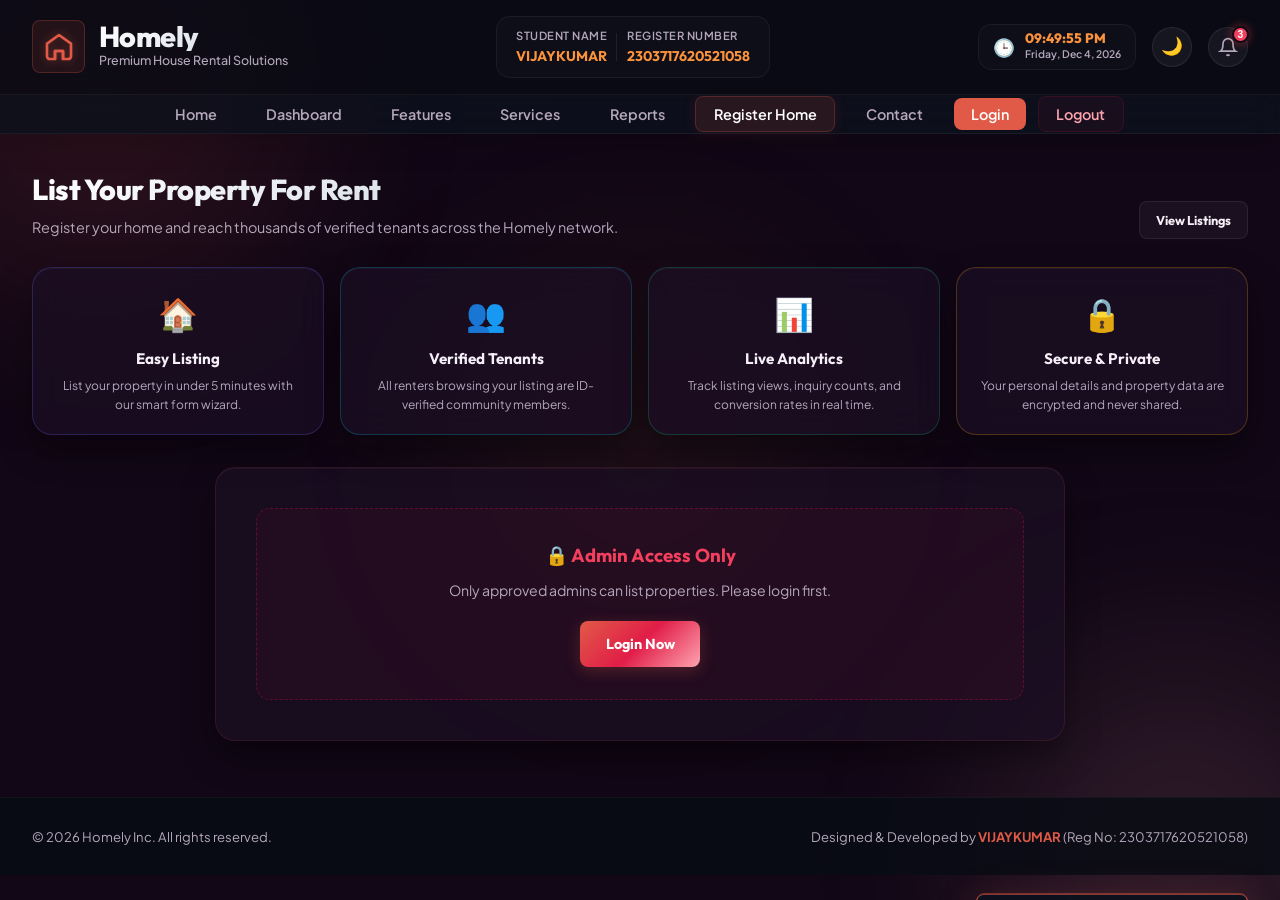
<file: register-home.html>
<!DOCTYPE html>
<html lang="en">
<head>
    <meta charset="UTF-8">
    <meta name="viewport" content="width=device-width, initial-scale=1.0">
    <title>Homely - Register Your Home For Rent</title>
    <link rel="preconnect" href="https://fonts.googleapis.com">
    <link rel="preconnect" href="https://fonts.gstatic.com" crossorigin>
    <link href="https://fonts.googleapis.com/css2?family=Outfit:wght@300;400;500;600;700;800;900&family=Plus+Jakarta+Sans:wght@300;400;500;600;700;800&display=swap" rel="stylesheet">
    <link rel="stylesheet" href="style.css">
</head>
<body>
    <div class="bg-glow blob-1"></div>
    <div class="bg-glow blob-2"></div>
    <div class="bg-glow blob-3"></div>

    <!-- Header -->
    <header class="app-header">
        <div class="header-container">
            <div class="logo-area">
                <div class="logo-wrapper">
                    <svg class="app-logo" viewBox="0 0 24 24" fill="none" xmlns="http://www.w3.org/2000/svg">
                        <path d="M3 9.5L12 3L21 9.5V19C21 19.5304 20.7893 20.0391 20.4142 20.4142C20.0391 20.7893 19.5304 21 19 21H15V15H9V21H5C4.46957 21 3.96086 20.7893 3.58579 20.4142C3.21071 20.0391 3 19.5304 3 19V9.5Z" stroke="currentColor" stroke-width="2" stroke-linecap="round" stroke-linejoin="round"/>
                        <path d="M9 21V15H15V21" stroke="currentColor" stroke-width="2" stroke-linecap="round" stroke-linejoin="round"/>
                    </svg>
                </div>
                <div class="brand-details">
                    <h1 class="app-name">Homely</h1>
                    <span class="app-tagline">Premium House Rental Solutions</span>
                </div>
            </div>
            <div class="student-badge">
                <div class="badge-item">
                    <span class="badge-label">Student Name</span>
                    <span class="badge-value">VIJAYKUMAR</span>
                </div>
                <div class="badge-item">
                    <span class="badge-label">Register Number</span>
                    <span class="badge-value">2303717620521058</span>
                </div>
            </div>

            <div class="header-actions">
                <div class="header-clock" id="header-clock">
                    <div class="clock-icon">🕒</div>
                    <div class="clock-details">
                        <span class="clock-time" id="live-time">00:00:00 AM</span>
                        <span class="clock-date" id="live-date">Monday, Jan 1, 2026</span>
                    </div>
                </div>
                <div class="theme-switcher-container">
                    <button class="theme-toggle-btn" id="theme-toggle-btn" aria-label="Toggle dark/light theme">
                        <span class="sun-icon">☀️</span>
                        <span class="moon-icon">🌙</span>
                    </button>
                </div>
                <div class="notification-trigger-container" id="notif-trigger-container">
                    <button class="notif-bell-btn" id="notif-bell-btn" aria-label="Toggle notifications">
                        <svg class="bell-icon" viewBox="0 0 24 24" fill="none" stroke="currentColor" stroke-width="2">
                            <path d="M18 8A6 6 0 0 0 6 8c0 7-3 9-3 9h18s-3-2-3-9"/>
                            <path d="M13.73 21a2 2 0 0 1-3.46 0"/>
                        </svg>
                        <span class="notif-badge-count" id="notif-badge-count">3</span>
                    </button>
                    <div class="notif-dropdown-panel" id="notif-dropdown-panel" aria-hidden="true">
                        <div class="notif-panel-header">
                            <h4>System Alerts</h4>
                            <button class="clear-all-btn" id="clear-all-notifs">Clear All</button>
                        </div>
                        <div class="notif-list-container" id="notif-list-container">
                            <div class="notif-item" data-id="1">
                                <span class="notif-icon success">🟢</span>
                                <div class="notif-content">
                                    <p class="notif-text">Rent payment of $1,450 for Unit 4B collected successfully.</p>
                                    <span class="notif-time">10 mins ago</span>
                                </div>
                                <button class="notif-dismiss" aria-label="Dismiss">×</button>
                            </div>
                            <div class="notif-item" data-id="2">
                                <span class="notif-icon warning">🟡</span>
                                <div class="notif-content">
                                    <p class="notif-text">Maintenance Request #302: AC repair assigned to Technician.</p>
                                    <span class="notif-time">2 hours ago</span>
                                </div>
                                <button class="notif-dismiss" aria-label="Dismiss">×</button>
                            </div>
                            <div class="notif-item" data-id="3">
                                <span class="notif-icon info">🔵</span>
                                <div class="notif-content">
                                    <p class="notif-text">New tenant application received for 742 Evergreen Terrace.</p>
                                    <span class="notif-time">1 day ago</span>
                                </div>
                                <button class="notif-dismiss" aria-label="Dismiss">×</button>
                            </div>
                        </div>
                        <div class="notif-panel-footer">
                            <a href="dashboard.html" class="view-all-notifs">Go to Operations Control</a>
                        </div>
                    </div>
                </div>
            </div>
        </div>
    </header>

    <!-- Navbar -->
    <nav class="app-navbar" id="main-navbar">
        <div class="nav-container">
            <button class="menu-toggle" id="menu-toggle" aria-label="Toggle navigation">
                <span></span><span></span><span></span>
            </button>
            <ul class="nav-links" id="nav-links">
                <li><a href="index.html" class="nav-link">Home</a></li>
                <li><a href="dashboard.html" class="nav-link">Dashboard</a></li>
                <li><a href="features.html" class="nav-link">Features</a></li>
                <li><a href="services.html" class="nav-link">Services</a></li>
                <li><a href="reports.html" class="nav-link">Reports</a></li>
                <li><a href="register-home.html" class="nav-link active">Register Home</a></li>
                <li><a href="contact.html" class="nav-link">Contact</a></li>
                <li><a href="login.html" class="nav-link login-btn">Login</a></li>
                <li><a href="#logout" class="nav-link logout-btn" id="nav-link-logout">Logout</a></li>
            </ul>
        </div>
    </nav>

    <main class="main-content">
        <section id="register-home" class="content-section scroll-reveal visible">
            <div class="section-header-row" style="margin-bottom: 1.75rem;">
                <div>
                    <h2 class="section-title">List Your Property For Rent</h2>
                    <p class="section-subtitle">Register your home and reach thousands of verified tenants across the Homely network.</p>
                </div>
                <a href="dashboard.html" class="btn btn-secondary" style="text-decoration:none; font-size:0.8rem; padding:0.5rem 1rem;">View Listings</a>
            </div>

            <!-- Info Cards Row -->
            <div style="display: grid; grid-template-columns: repeat(auto-fit, minmax(200px, 1fr)); gap: 1rem; margin-bottom: 2rem;">
                <div class="section-card" style="padding: 1.25rem; text-align: center; border-color: rgba(99,102,241,0.25);">
                    <div style="font-size: 2rem; margin-bottom: 0.5rem;">🏠</div>
                    <h4 style="font-family: var(--font-heading); font-size: 0.95rem; margin-bottom: 0.25rem;">Easy Listing</h4>
                    <p style="font-size: 0.75rem; color: var(--text-muted);">List your property in under 5 minutes with our smart form wizard.</p>
                </div>
                <div class="section-card" style="padding: 1.25rem; text-align: center; border-color: rgba(6,182,212,0.25);">
                    <div style="font-size: 2rem; margin-bottom: 0.5rem;">👥</div>
                    <h4 style="font-family: var(--font-heading); font-size: 0.95rem; margin-bottom: 0.25rem;">Verified Tenants</h4>
                    <p style="font-size: 0.75rem; color: var(--text-muted);">All renters browsing your listing are ID-verified community members.</p>
                </div>
                <div class="section-card" style="padding: 1.25rem; text-align: center; border-color: rgba(16,185,129,0.25);">
                    <div style="font-size: 2rem; margin-bottom: 0.5rem;">📊</div>
                    <h4 style="font-family: var(--font-heading); font-size: 0.95rem; margin-bottom: 0.25rem;">Live Analytics</h4>
                    <p style="font-size: 0.75rem; color: var(--text-muted);">Track listing views, inquiry counts, and conversion rates in real time.</p>
                </div>
                <div class="section-card" style="padding: 1.25rem; text-align: center; border-color: rgba(245,158,11,0.25);">
                    <div style="font-size: 2rem; margin-bottom: 0.5rem;">🔒</div>
                    <h4 style="font-family: var(--font-heading); font-size: 0.95rem; margin-bottom: 0.25rem;">Secure & Private</h4>
                    <p style="font-size: 0.75rem; color: var(--text-muted);">Your personal details and property data are encrypted and never shared.</p>
                </div>
            </div>

            <!-- Listing Registration Form -->
            <div class="property-register-section">
                <div class="property-register-wrapper">
                    <div class="form-header-inline" style="margin-bottom: 1.75rem;">
                        <h3 class="form-title">Property Details Form</h3>
                        <p class="form-subtitle">Complete all sections. Your listing will be immediately visible on the Dashboard to all registered users.</p>
                    </div>

                    <form id="register-home-form" novalidate>
                        <div class="form-grid">

                            <div class="form-group">
                                <label for="prop-title">Property Title <span class="required">*</span></label>
                                <div class="input-wrapper">
                                    <input type="text" id="prop-title" name="prop-title" placeholder="e.g. Cozy 3BHK Apartment in Downtown" required>
                                </div>
                                <span class="error-msg" id="err-prop-title"></span>
                            </div>

                            <div class="form-group">
                                <label for="prop-location">City / Location <span class="required">*</span></label>
                                <div class="input-wrapper">
                                    <input type="text" id="prop-location" name="prop-location" placeholder="e.g. Austin, TX" required>
                                </div>
                                <span class="error-msg" id="err-prop-location"></span>
                            </div>

                            <div class="form-group">
                                <label for="prop-price">Monthly Rent (USD) <span class="required">*</span></label>
                                <div class="input-wrapper">
                                    <input type="text" id="prop-price" name="prop-price" placeholder="e.g. 1500 or $2,200" required>
                                </div>
                                <span class="error-msg" id="err-prop-price"></span>
                            </div>

                            <div class="form-group">
                                <label for="prop-beds">Number of Bedrooms <span class="required">*</span></label>
                                <div class="select-wrapper">
                                    <select id="prop-beds" name="prop-beds" required>
                                        <option value="1">1 Bedroom</option>
                                        <option value="2">2 Bedrooms</option>
                                        <option value="3" selected>3 Bedrooms</option>
                                        <option value="4">4 Bedrooms</option>
                                        <option value="5">5 Bedrooms</option>
                                        <option value="6+">6+ Bedrooms</option>
                                    </select>
                                </div>
                            </div>

                            <div class="form-group">
                                <label for="prop-baths">Number of Bathrooms <span class="required">*</span></label>
                                <div class="select-wrapper">
                                    <select id="prop-baths" name="prop-baths" required>
                                        <option value="1">1 Bathroom</option>
                                        <option value="2" selected>2 Bathrooms</option>
                                        <option value="3">3 Bathrooms</option>
                                        <option value="4">4 Bathrooms</option>
                                        <option value="5+">5+ Bathrooms</option>
                                    </select>
                                </div>
                            </div>

                            <div class="form-group">
                                <label for="prop-image">Property Image Style <span class="required">*</span></label>
                                <div class="select-wrapper">
                                    <select id="prop-image" name="prop-image" required>
                                        <option value="villa">🏡 Villa / Luxury Estate</option>
                                        <option value="apartment">🏢 Apartment / Urban Loft</option>
                                        <option value="cabin">🌲 Cabin / Rural Retreat</option>
                                    </select>
                                </div>
                            </div>

                            <div class="form-group full-width">
                                <label for="prop-desc">Property Description <span class="required">*</span></label>
                                <div class="input-wrapper">
                                    <textarea id="prop-desc" name="prop-desc" rows="4" placeholder="Describe your property: amenities, nearby landmarks, unique features, furnishing status, pet policy, etc." required></textarea>
                                </div>
                                <span class="error-msg" id="err-prop-desc"></span>
                            </div>
                        </div>

                        <div class="form-actions" style="margin-top: 1.5rem;">
                            <button type="reset" class="btn btn-secondary">Clear Form</button>
                            <button type="submit" class="btn btn-primary" id="btn-register-property">
                                🏠 Register My Property
                            </button>
                        </div>
                    </form>
                </div>
            </div>
        </section>
    </main>

    <footer class="app-footer">
        <div class="footer-container">
            <p class="copyright">&copy; 2026 Homely Inc. All rights reserved.</p>
            <p class="credits">Designed &amp; Developed by <span class="designer-highlight">VIJAYKUMAR</span> (Reg No: 2303717620521058)</p>
        </div>
    </footer>

    <button class="back-to-top-btn" id="back-to-top-btn" aria-label="Scroll back to top">
        <svg viewBox="0 0 24 24" fill="none" stroke="currentColor" stroke-width="2.5">
            <polyline points="18 15 12 9 6 15"/>
        </svg>
    </button>

    <div class="toast-notification" id="toast-notif" aria-hidden="true">
        <div class="toast-body">
            <span class="toast-message" id="toast-message">Notification details appear here.</span>
        </div>
    </div>

    <script src="app.js"></script>
</body>
</html>
</file>
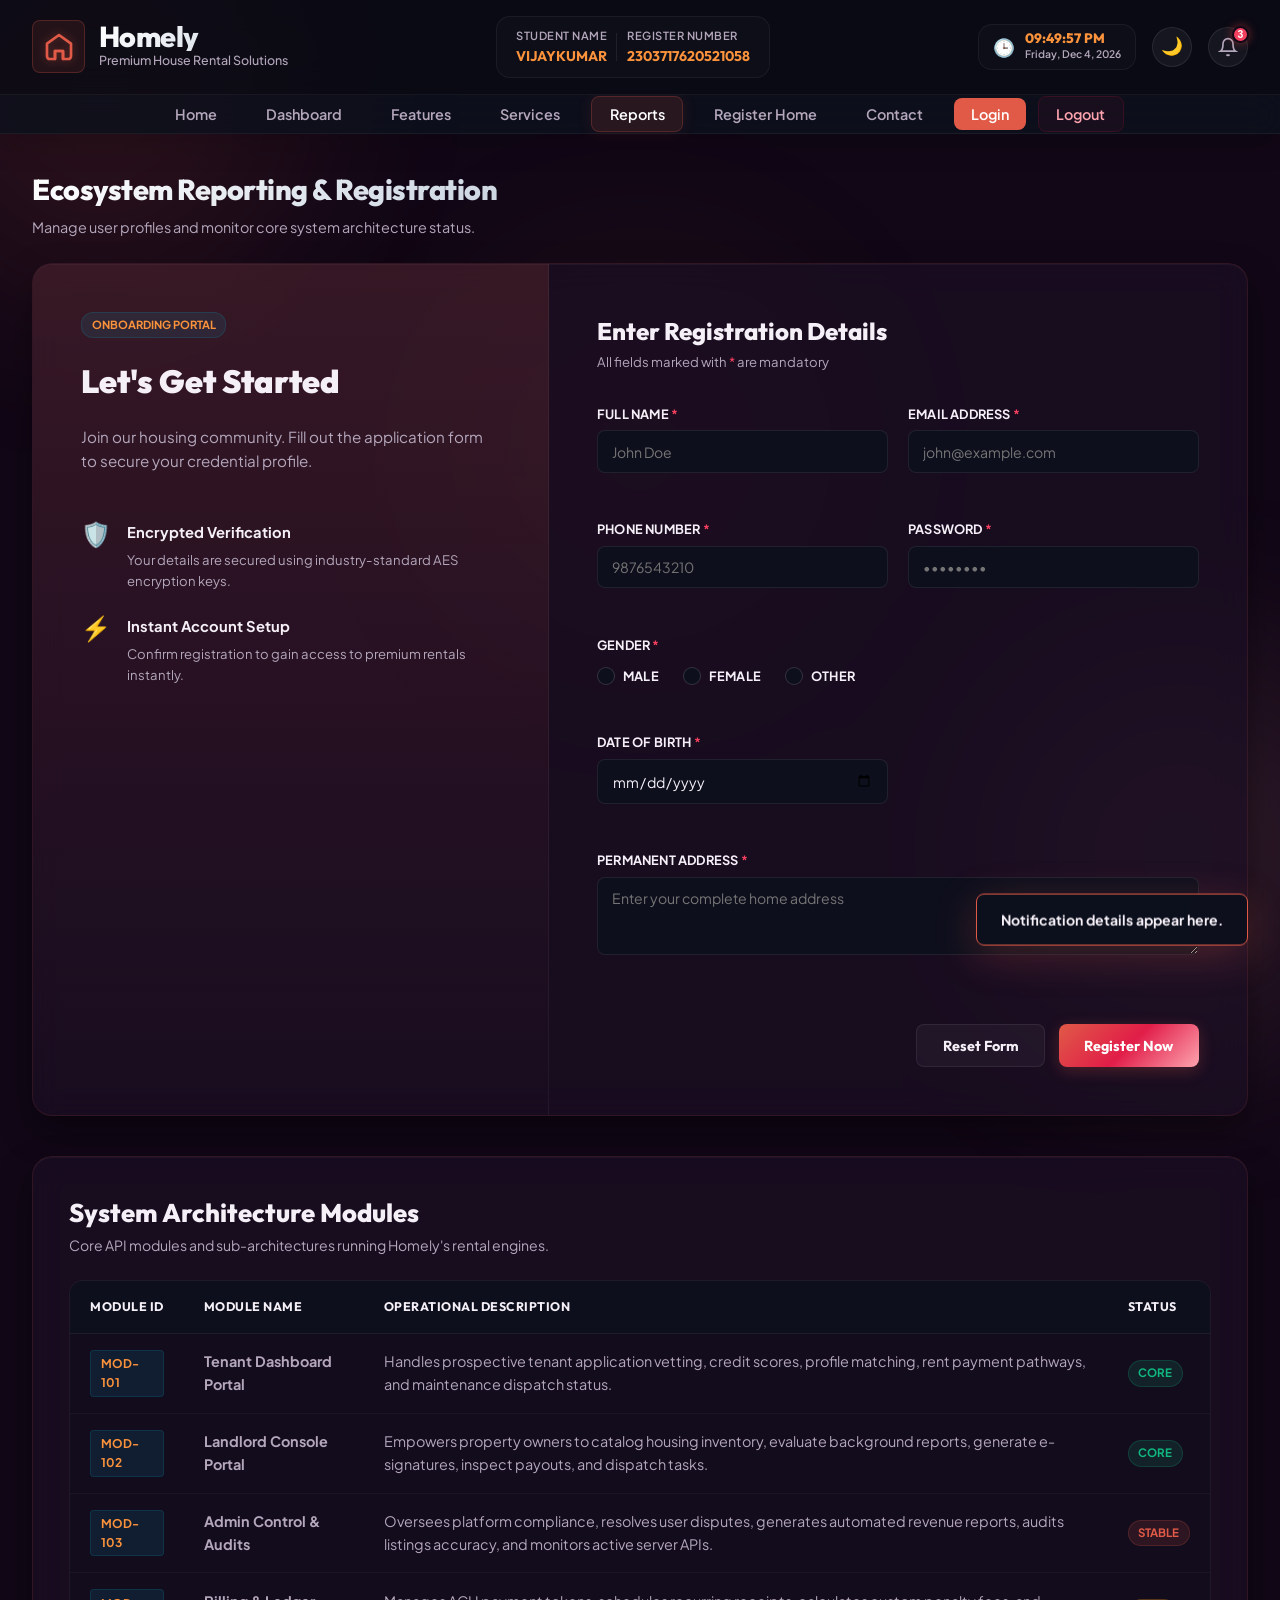
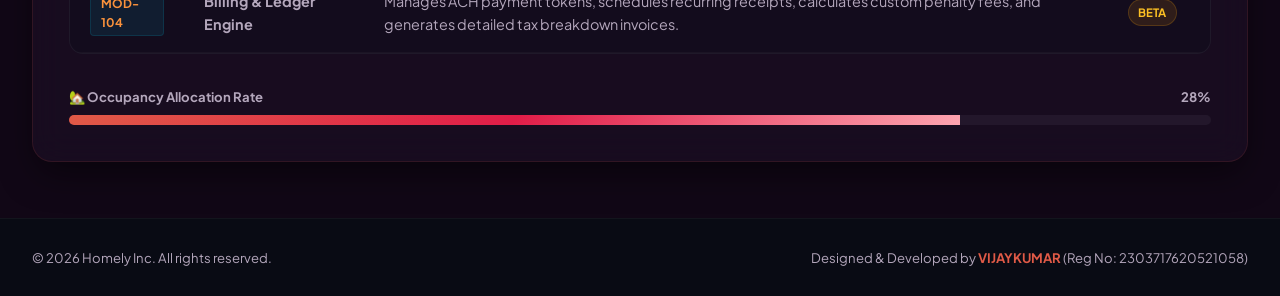
<file: reports.html>
<!DOCTYPE html>
<html lang="en">
<head>
    <meta charset="UTF-8">
    <meta name="viewport" content="width=device-width, initial-scale=1.0">
    <title>Homely - Onboarding Reports & Verification</title>
    <!-- Google Fonts -->
    <link rel="preconnect" href="https://fonts.googleapis.com">
    <link rel="preconnect" href="https://fonts.gstatic.com" crossorigin>
    <link href="https://fonts.googleapis.com/css2?family=Outfit:wght@300;400;500;600;700;800;900&family=Plus+Jakarta+Sans:wght@300;400;500;600;700;800&display=swap" rel="stylesheet">
    <link rel="stylesheet" href="style.css">
</head>
<body>
    <div class="bg-glow blob-1"></div>
    <div class="bg-glow blob-2"></div>
    <div class="bg-glow blob-3"></div>

    <header class="app-header">
        <div class="header-container">
            <div class="logo-area">
                <div class="logo-wrapper">
                    <svg class="app-logo" viewBox="0 0 24 24" fill="none" xmlns="http://www.w3.org/2000/svg">
                        <path d="M3 9.5L12 3L21 9.5V19C21 19.5304 20.7893 20.0391 20.4142 20.4142C20.0391 20.7893 19.5304 21 19 21H15V15H9V21H5C4.46957 21 3.96086 20.7893 3.58579 20.4142C3.21071 20.0391 3 19.5304 3 19V9.5Z" stroke="currentColor" stroke-width="2" stroke-linecap="round" stroke-linejoin="round"/>
                        <path d="M9 21V15H15V21" stroke="currentColor" stroke-width="2" stroke-linecap="round" stroke-linejoin="round"/>
                    </svg>
                </div>
                <div class="brand-details">
                    <h1 class="app-name">Homely</h1>
                    <span class="app-tagline">Premium House Rental Solutions</span>
                </div>
            </div>
            <div class="student-badge">
                <div class="badge-item">
                    <span class="badge-label">Student Name</span>
                    <span class="badge-value">VIJAYKUMAR</span>
                </div>
                <div class="badge-item">
                    <span class="badge-label">Register Number</span>
                    <span class="badge-value">2303717620521058</span>
                </div>
            </div>

            <div class="header-actions">
                <div class="header-clock" id="header-clock">
                    <div class="clock-icon">🕒</div>
                    <div class="clock-details">
                        <span class="clock-time" id="live-time">00:00:00 AM</span>
                        <span class="clock-date" id="live-date">Monday, Jan 1, 2026</span>
                    </div>
                </div>
                <div class="theme-switcher-container">
                    <button class="theme-toggle-btn" id="theme-toggle-btn" aria-label="Toggle dark/light theme">
                        <span class="sun-icon">☀️</span>
                        <span class="moon-icon">🌙</span>
                    </button>
                </div>
                <div class="notification-trigger-container" id="notif-trigger-container">
                    <button class="notif-bell-btn" id="notif-bell-btn" aria-label="Toggle notifications">
                        <svg class="bell-icon" viewBox="0 0 24 24" fill="none" stroke="currentColor" stroke-width="2">
                            <path d="M18 8A6 6 0 0 0 6 8c0 7-3 9-3 9h18s-3-2-3-9"/>
                            <path d="M13.73 21a2 2 0 0 1-3.46 0"/>
                        </svg>
                        <span class="notif-badge-count" id="notif-badge-count">3</span>
                    </button>
                    <div class="notif-dropdown-panel" id="notif-dropdown-panel" aria-hidden="true">
                        <div class="notif-panel-header">
                            <h4>System Alerts</h4>
                            <button class="clear-all-btn" id="clear-all-notifs">Clear All</button>
                        </div>
                        <div class="notif-list-container" id="notif-list-container">
                            <div class="notif-item" data-id="1">
                                <span class="notif-icon success">🟢</span>
                                <div class="notif-content">
                                    <p class="notif-text">Rent payment of $1,450 for Unit 4B collected successfully.</p>
                                    <span class="notif-time">10 mins ago</span>
                                </div>
                                <button class="notif-dismiss" aria-label="Dismiss">×</button>
                            </div>
                            <div class="notif-item" data-id="2">
                                <span class="notif-icon warning">🟡</span>
                                <div class="notif-content">
                                    <p class="notif-text">Maintenance Request #302: AC repair assigned to Technician.</p>
                                    <span class="notif-time">2 hours ago</span>
                                </div>
                                <button class="notif-dismiss" aria-label="Dismiss">×</button>
                            </div>
                            <div class="notif-item" data-id="3">
                                <span class="notif-icon info">🔵</span>
                                <div class="notif-content">
                                    <p class="notif-text">New tenant application received for 742 Evergreen Terrace.</p>
                                    <span class="notif-time">1 day ago</span>
                                </div>
                                <button class="notif-dismiss" aria-label="Dismiss">×</button>
                            </div>
                        </div>
                        <div class="notif-panel-footer">
                            <a href="dashboard.html" class="view-all-notifs">Go to Operations Control</a>
                        </div>
                    </div>
                </div>
            </div>
        </div>
    </header>

    <nav class="app-navbar" id="main-navbar">
        <div class="nav-container">
            <button class="menu-toggle" id="menu-toggle" aria-label="Toggle navigation">
                <span></span>
                <span></span>
                <span></span>
            </button>
            <ul class="nav-links" id="nav-links">
                <li><a href="index.html" class="nav-link">Home</a></li>
                <li><a href="dashboard.html" class="nav-link">Dashboard</a></li>
                <li><a href="features.html" class="nav-link">Features</a></li>
                <li><a href="services.html" class="nav-link">Services</a></li>
                <li><a href="reports.html" class="nav-link active">Reports</a></li>
                <li><a href="register-home.html" class="nav-link">Register Home</a></li>
                <li><a href="contact.html" class="nav-link">Contact</a></li>
                <li><a href="login.html" class="nav-link login-btn">Login</a></li>
                <li><a href="#logout" class="nav-link logout-btn" id="nav-link-logout">Logout</a></li>
            </ul>
        </div>
    </nav>

    <main class="main-content">
        <!-- 8. Reports & Registration Section (Registration Portal + Modules Table) -->
        <section id="reports" class="content-section reports-section scroll-reveal visible">
            <div class="section-header-row" style="margin-bottom: 1.5rem;">
                <div>
                    <h2 class="section-title">Ecosystem Reporting & Registration</h2>
                    <p class="section-subtitle">Manage user profiles and monitor core system architecture status.</p>
                </div>
            </div>
            
            <!-- Registration form -->
            <div class="section-card registration-wrapper" style="margin-bottom: 2.5rem;">
                <div class="split-grid-form">
                    <div class="form-info-panel">
                        <span class="info-tag">Onboarding Portal</span>
                        <h2 class="info-panel-title">Let's Get Started</h2>
                        <p class="info-panel-desc">Join our housing community. Fill out the application form to secure your credential profile.</p>
                        
                        <div class="info-bullets">
                            <div class="bullet-item">
                                <div class="bullet-icon">🛡️</div>
                                <div>
                                    <h4>Encrypted Verification</h4>
                                    <p>Your details are secured using industry-standard AES encryption keys.</p>
                                </div>
                            </div>
                            <div class="bullet-item">
                                <div class="bullet-icon">⚡</div>
                                <div>
                                    <h4>Instant Account Setup</h4>
                                    <p>Confirm registration to gain access to premium rentals instantly.</p>
                                </div>
                            </div>
                        </div>
                    </div>

                    <div class="form-area-container">
                        <div class="form-header-inline">
                            <h3 class="form-title">Enter Registration Details</h3>
                            <p class="form-subtitle">All fields marked with <span class="required">*</span> are mandatory</p>
                        </div>

                        <form id="rental-register-form" class="responsive-form" novalidate>
                            <div class="form-grid">
                                <div class="form-group">
                                    <label for="reg-name">Full Name <span class="required">*</span></label>
                                    <div class="input-wrapper">
                                        <input type="text" id="reg-name" name="name" placeholder="John Doe" required>
                                    </div>
                                    <span class="error-msg" id="err-name"></span>
                                </div>

                                <div class="form-group">
                                    <label for="reg-email">Email Address <span class="required">*</span></label>
                                    <div class="input-wrapper">
                                        <input type="email" id="reg-email" name="email" placeholder="john@example.com" required>
                                    </div>
                                    <span class="error-msg" id="err-email"></span>
                                </div>

                                <div class="form-group">
                                    <label for="reg-phone">Phone Number <span class="required">*</span></label>
                                    <div class="input-wrapper">
                                        <input type="tel" id="reg-phone" name="phone" placeholder="9876543210" required>
                                    </div>
                                    <span class="error-msg" id="err-phone"></span>
                                </div>

                                <div class="form-group">
                                    <label for="reg-password">Password <span class="required">*</span></label>
                                    <div class="input-wrapper">
                                        <input type="password" id="reg-password" name="password" placeholder="••••••••" required>
                                    </div>
                                    <span class="error-msg" id="err-password"></span>
                                </div>

                                <div class="form-group gender-group">
                                    <label>Gender <span class="required">*</span></label>
                                    <div class="radio-options">
                                        <label class="radio-label">
                                            <input type="radio" name="gender" value="male" required>
                                            <span class="custom-radio"></span> Male
                                        </label>
                                        <label class="radio-label">
                                            <input type="radio" name="gender" value="female">
                                            <span class="custom-radio"></span> Female
                                        </label>
                                        <label class="radio-label">
                                            <input type="radio" name="gender" value="other">
                                            <span class="custom-radio"></span> Other
                                        </label>
                                    </div>
                                    <span class="error-msg" id="err-gender"></span>
                                </div>

                                <div class="form-group">
                                    <label for="reg-dob">Date of Birth <span class="required">*</span></label>
                                    <div class="input-wrapper">
                                        <input type="date" id="reg-dob" name="dob" required>
                                    </div>
                                    <span class="error-msg" id="err-dob"></span>
                                </div>

                                <div class="form-group full-width">
                                    <label for="reg-address">Permanent Address <span class="required">*</span></label>
                                    <div class="input-wrapper">
                                        <textarea id="reg-address" name="address" rows="3" placeholder="Enter your complete home address" required></textarea>
                                    </div>
                                    <span class="error-msg" id="err-address"></span>
                                </div>
                            </div>

                            <div class="form-actions">
                                <button type="reset" class="btn btn-secondary" id="btn-reset-form">Reset Form</button>
                                <button type="submit" class="btn btn-primary" id="btn-submit-form">Register Now</button>
                            </div>
                        </form>
                    </div>
                </div>
            </div>

            <!-- Modules table -->
            <div class="section-card table-card">
                <div class="table-header">
                    <h2 class="table-title">System Architecture Modules</h2>
                    <p class="table-subtitle">Core API modules and sub-architectures running Homely's rental engines.</p>
                </div>
                <div class="table-wrapper">
                    <table class="modules-table" id="app-modules-table">
                        <thead>
                            <tr>
                                <th>Module ID</th>
                                <th>Module Name</th>
                                <th>Operational Description</th>
                                <th>Status</th>
                            </tr>
                        </thead>
                        <tbody>
                            <tr>
                                <td><span class="badge badge-id">MOD-101</span></td>
                                <td class="module-name">Tenant Dashboard Portal</td>
                                <td>Handles prospective tenant application vetting, credit scores, profile matching, rent payment pathways, and maintenance dispatch status.</td>
                                <td><span class="badge-status status-active">Core</span></td>
                            </tr>
                            <tr>
                                <td><span class="badge badge-id">MOD-102</span></td>
                                <td class="module-name">Landlord Console Portal</td>
                                <td>Empowers property owners to catalog housing inventory, evaluate background reports, generate e-signatures, inspect payouts, and dispatch tasks.</td>
                                <td><span class="badge-status status-active">Core</span></td>
                            </tr>
                            <tr>
                                <td><span class="badge badge-id">MOD-103</span></td>
                                <td class="module-name">Admin Control & Audits</td>
                                <td>Oversees platform compliance, resolves user disputes, generates automated revenue reports, audits listings accuracy, and monitors active server APIs.</td>
                                <td><span class="badge-status status-stable">Stable</span></td>
                            </tr>
                            <tr>
                                <td><span class="badge badge-id">MOD-104</span></td>
                                <td class="module-name">Billing & Ledger Engine</td>
                                <td>Manages ACH payment tokens, schedules recurring receipts, calculates custom penalty fees, and generates detailed tax breakdown invoices.</td>
                                <td><span class="badge-status status-beta">Beta</span></td>
                            </tr>
                        </tbody>
                    </table>
                </div>
                
                <!-- System Progress Bar -->
                <div class="system-progress-container" style="margin-top: 2rem;">
                    <div class="progress-details" style="display: flex; justify-content: space-between; font-size: 0.82rem; margin-bottom: 0.5rem; font-weight: 700; color: var(--text-muted);">
                        <span>🏡 Occupancy Allocation Rate</span>
                        <span id="occupancy-rate-label">0%</span>
                    </div>
                    <div class="progress-track" style="height: 10px; background: rgba(255, 255, 255, 0.05); border-radius: 5px; overflow: hidden; position: relative;">
                        <div class="progress-bar-fill" id="occupancy-progress-bar" style="width: 0%; height: 100%; background: var(--accent-gradient); transition: width 2s cubic-bezier(0.1, 0.8, 0.1, 1);"></div>
                    </div>
                </div>
            </div>
        </section>
    </main>

    <footer class="app-footer">
        <div class="footer-container">
            <p class="copyright">&copy; 2026 Homely Inc. All rights reserved.</p>
            <p class="credits">Designed & Developed by <span id="designer-name" class="designer-highlight">VIJAYKUMAR</span> (Reg No: <span id="designer-reg-no">2303717620521058</span>)</p>
        </div>
    </footer>

    <button class="back-to-top-btn" id="back-to-top-btn" aria-label="Scroll back to top">
        <svg viewBox="0 0 24 24" fill="none" stroke="currentColor" stroke-width="2.5">
            <polyline points="18 15 12 9 6 15"/>
        </svg>
    </button>

    <div class="toast-notification" id="toast-notif" aria-hidden="true">
        <div class="toast-body">
            <span class="toast-message" id="toast-message">Notification details appear here.</span>
        </div>
    </div>

    <script src="app.js"></script>
</body>
</html>
</file>
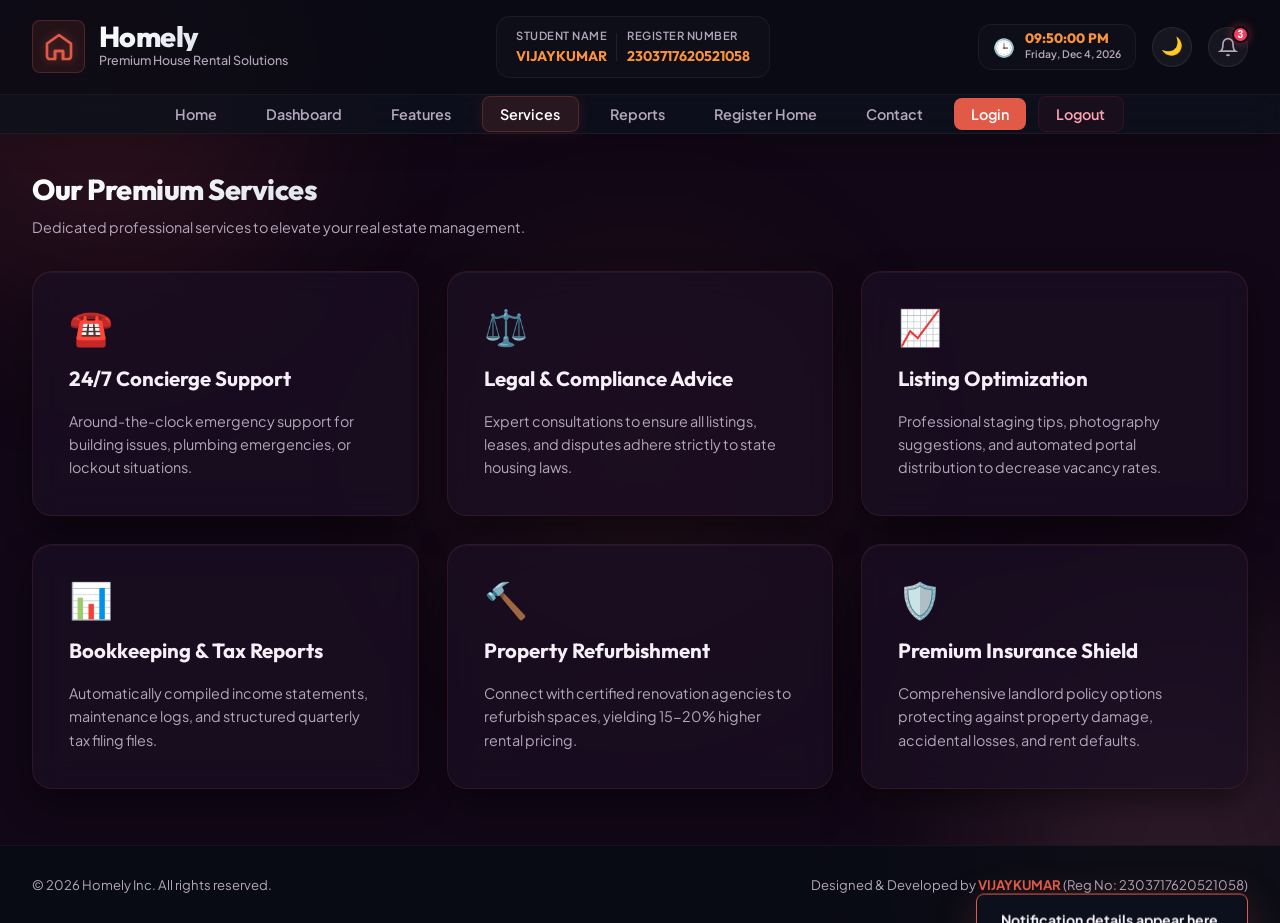
<file: services.html>
<!DOCTYPE html>
<html lang="en">
<head>
    <meta charset="UTF-8">
    <meta name="viewport" content="width=device-width, initial-scale=1.0">
    <title>Homely - Premium Rental Services</title>
    <!-- Google Fonts -->
    <link rel="preconnect" href="https://fonts.googleapis.com">
    <link rel="preconnect" href="https://fonts.gstatic.com" crossorigin>
    <link href="https://fonts.googleapis.com/css2?family=Outfit:wght@300;400;500;600;700;800;900&family=Plus+Jakarta+Sans:wght@300;400;500;600;700;800&display=swap" rel="stylesheet">
    <link rel="stylesheet" href="style.css">
</head>
<body>
    <div class="bg-glow blob-1"></div>
    <div class="bg-glow blob-2"></div>
    <div class="bg-glow blob-3"></div>

    <header class="app-header">
        <div class="header-container">
            <div class="logo-area">
                <div class="logo-wrapper">
                    <svg class="app-logo" viewBox="0 0 24 24" fill="none" xmlns="http://www.w3.org/2000/svg">
                        <path d="M3 9.5L12 3L21 9.5V19C21 19.5304 20.7893 20.0391 20.4142 20.4142C20.0391 20.7893 19.5304 21 19 21H15V15H9V21H5C4.46957 21 3.96086 20.7893 3.58579 20.4142C3.21071 20.0391 3 19.5304 3 19V9.5Z" stroke="currentColor" stroke-width="2" stroke-linecap="round" stroke-linejoin="round"/>
                        <path d="M9 21V15H15V21" stroke="currentColor" stroke-width="2" stroke-linecap="round" stroke-linejoin="round"/>
                    </svg>
                </div>
                <div class="brand-details">
                    <h1 class="app-name">Homely</h1>
                    <span class="app-tagline">Premium House Rental Solutions</span>
                </div>
            </div>
            <div class="student-badge">
                <div class="badge-item">
                    <span class="badge-label">Student Name</span>
                    <span class="badge-value">VIJAYKUMAR</span>
                </div>
                <div class="badge-item">
                    <span class="badge-label">Register Number</span>
                    <span class="badge-value">2303717620521058</span>
                </div>
            </div>

            <div class="header-actions">
                <div class="header-clock" id="header-clock">
                    <div class="clock-icon">🕒</div>
                    <div class="clock-details">
                        <span class="clock-time" id="live-time">00:00:00 AM</span>
                        <span class="clock-date" id="live-date">Monday, Jan 1, 2026</span>
                    </div>
                </div>
                <div class="theme-switcher-container">
                    <button class="theme-toggle-btn" id="theme-toggle-btn" aria-label="Toggle dark/light theme">
                        <span class="sun-icon">☀️</span>
                        <span class="moon-icon">🌙</span>
                    </button>
                </div>
                <div class="notification-trigger-container" id="notif-trigger-container">
                    <button class="notif-bell-btn" id="notif-bell-btn" aria-label="Toggle notifications">
                        <svg class="bell-icon" viewBox="0 0 24 24" fill="none" stroke="currentColor" stroke-width="2">
                            <path d="M18 8A6 6 0 0 0 6 8c0 7-3 9-3 9h18s-3-2-3-9"/>
                            <path d="M13.73 21a2 2 0 0 1-3.46 0"/>
                        </svg>
                        <span class="notif-badge-count" id="notif-badge-count">3</span>
                    </button>
                    <div class="notif-dropdown-panel" id="notif-dropdown-panel" aria-hidden="true">
                        <div class="notif-panel-header">
                            <h4>System Alerts</h4>
                            <button class="clear-all-btn" id="clear-all-notifs">Clear All</button>
                        </div>
                        <div class="notif-list-container" id="notif-list-container">
                            <div class="notif-item" data-id="1">
                                <span class="notif-icon success">🟢</span>
                                <div class="notif-content">
                                    <p class="notif-text">Rent payment of $1,450 for Unit 4B collected successfully.</p>
                                    <span class="notif-time">10 mins ago</span>
                                </div>
                                <button class="notif-dismiss" aria-label="Dismiss">×</button>
                            </div>
                            <div class="notif-item" data-id="2">
                                <span class="notif-icon warning">🟡</span>
                                <div class="notif-content">
                                    <p class="notif-text">Maintenance Request #302: AC repair assigned to Technician.</p>
                                    <span class="notif-time">2 hours ago</span>
                                </div>
                                <button class="notif-dismiss" aria-label="Dismiss">×</button>
                            </div>
                            <div class="notif-item" data-id="3">
                                <span class="notif-icon info">🔵</span>
                                <div class="notif-content">
                                    <p class="notif-text">New tenant application received for 742 Evergreen Terrace.</p>
                                    <span class="notif-time">1 day ago</span>
                                </div>
                                <button class="notif-dismiss" aria-label="Dismiss">×</button>
                            </div>
                        </div>
                        <div class="notif-panel-footer">
                            <a href="dashboard.html" class="view-all-notifs">Go to Operations Control</a>
                        </div>
                    </div>
                </div>
            </div>
        </div>
    </header>

    <nav class="app-navbar" id="main-navbar">
        <div class="nav-container">
            <button class="menu-toggle" id="menu-toggle" aria-label="Toggle navigation">
                <span></span>
                <span></span>
                <span></span>
            </button>
            <ul class="nav-links" id="nav-links">
                <li><a href="index.html" class="nav-link">Home</a></li>
                <li><a href="dashboard.html" class="nav-link">Dashboard</a></li>
                <li><a href="features.html" class="nav-link">Features</a></li>
                <li><a href="services.html" class="nav-link active">Services</a></li>
                <li><a href="reports.html" class="nav-link">Reports</a></li>
                <li><a href="register-home.html" class="nav-link">Register Home</a></li>
                <li><a href="contact.html" class="nav-link">Contact</a></li>
                <li><a href="login.html" class="nav-link login-btn">Login</a></li>
                <li><a href="#logout" class="nav-link logout-btn" id="nav-link-logout">Logout</a></li>
            </ul>
        </div>
    </nav>

    <main class="main-content">
        <!-- 6. Services Section -->
        <section id="services" class="content-section services-section scroll-reveal visible">
            <div class="section-header-row">
                <div>
                    <h2 class="section-title">Our Premium Services</h2>
                    <p class="section-subtitle">Dedicated professional services to elevate your real estate management.</p>
                </div>
            </div>
            <div class="services-grid">
                <div class="service-card">
                    <div class="service-icon-wrapper">☎️</div>
                    <h3 class="service-card-title">24/7 Concierge Support</h3>
                    <p class="service-card-desc">Around-the-clock emergency support for building issues, plumbing emergencies, or lockout situations.</p>
                </div>
                <div class="service-card">
                    <div class="service-icon-wrapper">⚖️</div>
                    <h3 class="service-card-title">Legal & Compliance Advice</h3>
                    <p class="service-card-desc">Expert consultations to ensure all listings, leases, and disputes adhere strictly to state housing laws.</p>
                </div>
                <div class="service-card">
                    <div class="service-icon-wrapper">📈</div>
                    <h3 class="service-card-title">Listing Optimization</h3>
                    <p class="service-card-desc">Professional staging tips, photography suggestions, and automated portal distribution to decrease vacancy rates.</p>
                </div>
                <div class="service-card">
                    <div class="service-icon-wrapper">📊</div>
                    <h3 class="service-card-title">Bookkeeping & Tax Reports</h3>
                    <p class="service-card-desc">Automatically compiled income statements, maintenance logs, and structured quarterly tax filing files.</p>
                </div>
                <div class="service-card">
                    <div class="service-icon-wrapper">🔨</div>
                    <h3 class="service-card-title">Property Refurbishment</h3>
                    <p class="service-card-desc">Connect with certified renovation agencies to refurbish spaces, yielding 15-20% higher rental pricing.</p>
                </div>
                <div class="service-card">
                    <div class="service-icon-wrapper">🛡️</div>
                    <h3 class="service-card-title">Premium Insurance Shield</h3>
                    <p class="service-card-desc">Comprehensive landlord policy options protecting against property damage, accidental losses, and rent defaults.</p>
                </div>
            </div>
        </section>
    </main>

    <footer class="app-footer">
        <div class="footer-container">
            <p class="copyright">&copy; 2026 Homely Inc. All rights reserved.</p>
            <p class="credits">Designed & Developed by <span id="designer-name" class="designer-highlight">VIJAYKUMAR</span> (Reg No: <span id="designer-reg-no">2303717620521058</span>)</p>
        </div>
    </footer>

    <button class="back-to-top-btn" id="back-to-top-btn" aria-label="Scroll back to top">
        <svg viewBox="0 0 24 24" fill="none" stroke="currentColor" stroke-width="2.5">
            <polyline points="18 15 12 9 6 15"/>
        </svg>
    </button>

    <div class="toast-notification" id="toast-notif" aria-hidden="true">
        <div class="toast-body">
            <span class="toast-message" id="toast-message">Notification details appear here.</span>
        </div>
    </div>

    <script src="app.js"></script>
</body>
</html>
</file>
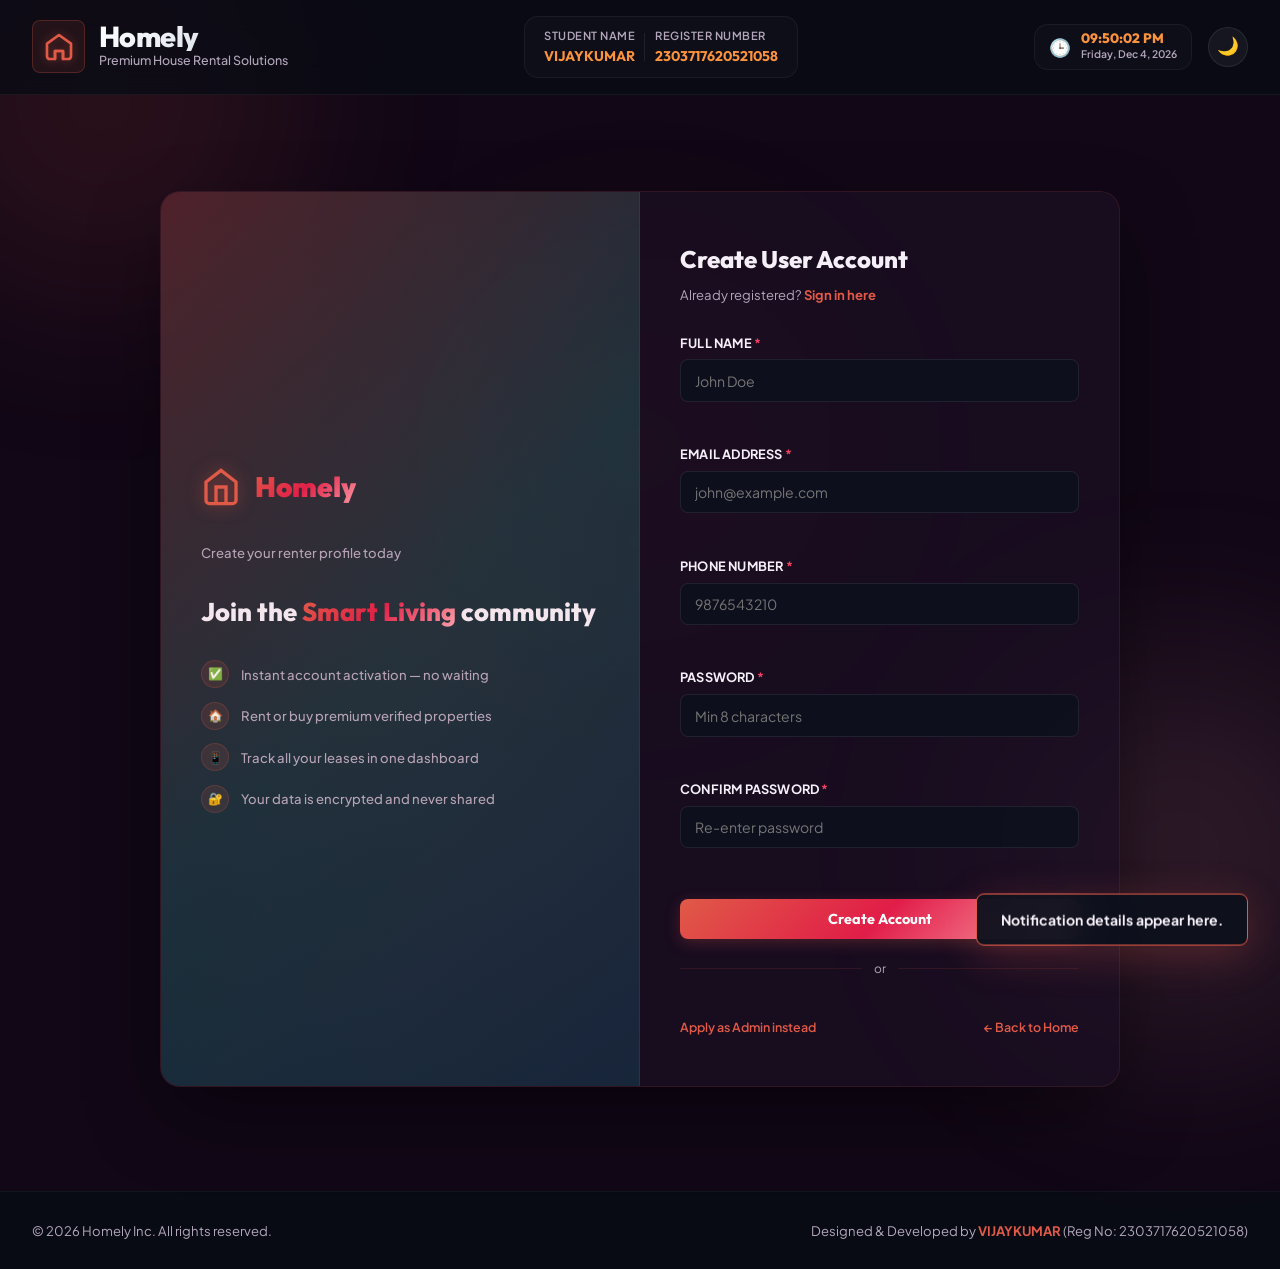
<file: user-register.html>
<!DOCTYPE html>
<html lang="en">
<head>
    <meta charset="UTF-8">
    <meta name="viewport" content="width=device-width, initial-scale=1.0">
    <title>Homely - User Registration</title>
    <link rel="preconnect" href="https://fonts.googleapis.com">
    <link rel="preconnect" href="https://fonts.gstatic.com" crossorigin>
    <link href="https://fonts.googleapis.com/css2?family=Outfit:wght@300;400;500;600;700;800;900&family=Plus+Jakarta+Sans:wght@300;400;500;600;700;800&display=swap" rel="stylesheet">
    <link rel="stylesheet" href="style.css">
</head>
<body>
    <div class="bg-glow blob-1"></div>
    <div class="bg-glow blob-2"></div>
    <div class="bg-glow blob-3"></div>

    <header class="app-header">
        <div class="header-container">
            <div class="logo-area">
                <div class="logo-wrapper">
                    <svg class="app-logo" viewBox="0 0 24 24" fill="none" xmlns="http://www.w3.org/2000/svg">
                        <path d="M3 9.5L12 3L21 9.5V19C21 19.5304 20.7893 20.0391 20.4142 20.4142C20.0391 20.7893 19.5304 21 19 21H15V15H9V21H5C4.46957 21 3.96086 20.7893 3.58579 20.4142C3.21071 20.0391 3 19.5304 3 19V9.5Z" stroke="currentColor" stroke-width="2" stroke-linecap="round" stroke-linejoin="round"/>
                        <path d="M9 21V15H15V21" stroke="currentColor" stroke-width="2" stroke-linecap="round" stroke-linejoin="round"/>
                    </svg>
                </div>
                <div class="brand-details">
                    <h1 class="app-name">Homely</h1>
                    <span class="app-tagline">Premium House Rental Solutions</span>
                </div>
            </div>
            <div class="student-badge">
                <div class="badge-item">
                    <span class="badge-label">Student Name</span>
                    <span class="badge-value">VIJAYKUMAR</span>
                </div>
                <div class="badge-item">
                    <span class="badge-label">Register Number</span>
                    <span class="badge-value">2303717620521058</span>
                </div>
            </div>
            <div class="header-actions">
                <div class="header-clock" id="header-clock">
                    <div class="clock-icon">🕒</div>
                    <div class="clock-details">
                        <span class="clock-time" id="live-time">00:00:00 AM</span>
                        <span class="clock-date" id="live-date">Monday, Jan 1, 2026</span>
                    </div>
                </div>
                <div class="theme-switcher-container">
                    <button class="theme-toggle-btn" id="theme-toggle-btn" aria-label="Toggle dark/light theme">
                        <span class="sun-icon">☀️</span>
                        <span class="moon-icon">🌙</span>
                    </button>
                </div>
            </div>
        </div>
    </header>

    <div class="auth-page-wrapper">
        <div class="auth-split-card">
            <div class="auth-brand-panel">
                <div class="auth-brand-logo">
                    <svg viewBox="0 0 24 24" fill="none" stroke="currentColor" stroke-width="2">
                        <path d="M3 9l9-7 9 7v11a2 2 0 0 1-2 2H5a2 2 0 0 1-2-2V9z"/>
                        <polyline points="9 22 9 12 15 12 15 22"/>
                    </svg>
                    <span class="auth-brand-name">Homely</span>
                </div>
                <p class="auth-brand-tagline">Create your renter profile today</p>

                <h2 class="auth-brand-headline">Join the <span>Smart Living</span> community</h2>

                <div class="auth-brand-bullets">
                    <div class="auth-bullet">
                        <span class="auth-bullet-icon">✅</span>
                        <span>Instant account activation — no waiting</span>
                    </div>
                    <div class="auth-bullet">
                        <span class="auth-bullet-icon">🏠</span>
                        <span>Rent or buy premium verified properties</span>
                    </div>
                    <div class="auth-bullet">
                        <span class="auth-bullet-icon">📱</span>
                        <span>Track all your leases in one dashboard</span>
                    </div>
                    <div class="auth-bullet">
                        <span class="auth-bullet-icon">🔐</span>
                        <span>Your data is encrypted and never shared</span>
                    </div>
                </div>
            </div>

            <div class="auth-form-panel">
                <h3 class="auth-form-title">Create User Account</h3>
                <p class="auth-form-subtitle">Already registered? <a href="login.html">Sign in here</a></p>

                <form id="user-register-form" class="auth-form" novalidate>
                    <div class="form-grid">
                        <div class="form-group">
                            <label for="ureg-name">Full Name <span class="required">*</span></label>
                            <div class="input-wrapper">
                                <input type="text" id="ureg-name" placeholder="John Doe" required>
                            </div>
                            <span class="error-msg" id="err-ureg-name"></span>
                        </div>
                        <div class="form-group">
                            <label for="ureg-email">Email Address <span class="required">*</span></label>
                            <div class="input-wrapper">
                                <input type="email" id="ureg-email" placeholder="john@example.com" required>
                            </div>
                            <span class="error-msg" id="err-ureg-email"></span>
                        </div>
                        <div class="form-group">
                            <label for="ureg-phone">Phone Number <span class="required">*</span></label>
                            <div class="input-wrapper">
                                <input type="tel" id="ureg-phone" placeholder="9876543210" required>
                            </div>
                            <span class="error-msg" id="err-ureg-phone"></span>
                        </div>
                        <div class="form-group">
                            <label for="ureg-password">Password <span class="required">*</span></label>
                            <div class="input-wrapper">
                                <input type="password" id="ureg-password" placeholder="Min 8 characters" required>
                            </div>
                            <span class="error-msg" id="err-ureg-password"></span>
                        </div>
                        <div class="form-group">
                            <label for="ureg-confirm">Confirm Password <span class="required">*</span></label>
                            <div class="input-wrapper">
                                <input type="password" id="ureg-confirm" placeholder="Re-enter password" required>
                            </div>
                            <span class="error-msg" id="err-ureg-confirm"></span>
                        </div>
                    </div>
                    <div class="form-actions" style="margin-top: 1.5rem;">
                        <button type="submit" class="btn btn-primary" style="width:100%;">Create Account</button>
                    </div>
                </form>

                <div class="auth-divider">or</div>
                <div class="auth-links-row">
                    <a href="admin-register.html">Apply as Admin instead</a>
                    <a href="index.html">← Back to Home</a>
                </div>
            </div>
        </div>
    </div>

    <footer class="app-footer">
        <div class="footer-container">
            <p class="copyright">&copy; 2026 Homely Inc. All rights reserved.</p>
            <p class="credits">Designed &amp; Developed by <span class="designer-highlight">VIJAYKUMAR</span> (Reg No: 2303717620521058)</p>
        </div>
    </footer>

    <div class="toast-notification" id="toast-notif" aria-hidden="true">
        <div class="toast-body">
            <span class="toast-message" id="toast-message">Notification details appear here.</span>
        </div>
    </div>

    <script src="app.js"></script>
</body>
</html>
</file>
<file: style.css>
/* ==========================================================================
   HOMELY - PROFESSIONAL HOUSE RENTAL DASHBOARD STYLESHEET
   ========================================================================== */

/* --------------------------------------------------------------------------
   1. CSS VARIABLES & DESIGN TOKENS
   -------------------------------------------------------------------------- */
:root {
    /* Color Palette — Boutique Warm Plum + Terracotta & Soft Peach */
    --bg-primary: #110716;
    --bg-secondary: #170d1d;
    --bg-card: rgba(28, 15, 36, 0.70);
    --border-glow: rgba(224, 90, 71, 0.12);
    --border-hover: rgba(224, 90, 71, 0.32);
    
    --text-main: #f5eff7;
    --text-muted: #b4a7bc;
    --text-inverse: #110716;

    /* Theme Accents */
    --accent-primary: #e05a47; /* Earthy Terracotta */
    --accent-secondary: #fda4af; /* Soft Peach */
    --accent-gradient: linear-gradient(135deg, #e05a47 0%, #e11d48 50%, #fda4af 100%);
    --accent-success: #10b981; /* Emerald */
    --accent-warning: #fbbf24; /* Amber Gold */
    --accent-danger: #f43f5e; /* Rose Crimson */
    --accent-cyan: #fb923c; /* Coral Peach */

    /* Typography */
    --font-heading: 'Outfit', 'Inter', sans-serif;
    --font-body: 'Plus Jakarta Sans', sans-serif;

    /* Layout & Shadows */
    --border-radius-sm: 8px;
    --border-radius-md: 14px;
    --border-radius-lg: 20px;
    --border-radius-xl: 20px;
    --box-shadow-premium: 0 15px 35px -5px rgba(0, 0, 0, 0.5), inset 0 1px 0 0 rgba(255, 255, 255, 0.04);
    --glass-blur: blur(16px);
    --transition-smooth: all 0.35s cubic-bezier(0.25, 0.8, 0.25, 1);
}

/* --------------------------------------------------------------------------
   2. BASE RESETS & GLOBAL STYLES
   -------------------------------------------------------------------------- */
* {
    margin: 0;
    padding: 0;
    box-sizing: border-box;
}

html {
    scroll-behavior: smooth;
    font-size: 16px;
}

body {
    background-color: var(--bg-primary);
    color: var(--text-main);
    font-family: var(--font-body);
    line-height: 1.6;
    overflow-x: hidden;
    position: relative;
}

/* Custom Scrollbar */
::-webkit-scrollbar {
    width: 8px;
}
::-webkit-scrollbar-track {
    background: var(--bg-primary);
}
::-webkit-scrollbar-thumb {
    background: #1e293b;
    border-radius: var(--border-radius-sm);
}
::-webkit-scrollbar-thumb:hover {
    background: var(--accent-primary);
}

/* --------------------------------------------------------------------------
   3. BACKGROUND AMBIENT GLOW ANIMATIONS
   -------------------------------------------------------------------------- */
.bg-glow {
    position: fixed;
    width: 400px;
    height: 400px;
    border-radius: 50%;
    filter: blur(100px);
    opacity: 0.12;
    z-index: -1;
    pointer-events: none;
    animation: floatBlobs 12s infinite alternate ease-in-out;
}

.blob-1 {
    background-color: var(--accent-primary);
    top: -100px;
    left: -100px;
}

.blob-2 {
    background-color: var(--accent-secondary);
    bottom: -150px;
    right: -100px;
    animation-delay: -3s;
}

.blob-3 {
    background-color: var(--accent-cyan);
    top: 50%;
    left: 50%;
    transform: translate(-50%, -50%);
    animation-delay: -6s;
    opacity: 0.06;
}

@keyframes floatBlobs {
    0% {
        transform: translate(0, 0) scale(1);
    }
    50% {
        transform: translate(30px, -50px) scale(1.1);
    }
    100% {
        transform: translate(-20px, 20px) scale(0.95);
    }
}

/* --------------------------------------------------------------------------
   4. HEADER & STUDENT BADGE
   -------------------------------------------------------------------------- */
.app-header {
    background: rgba(9, 12, 21, 0.8);
    backdrop-filter: var(--glass-blur);
    border-bottom: 1px solid rgba(255, 255, 255, 0.05);
    padding: 1rem 2rem;
    position: relative;
    z-index: 100;
}

.header-container {
    max-width: 1400px;
    margin: 0 auto;
    display: flex;
    justify-content: space-between;
    align-items: center;
    flex-wrap: wrap;
    gap: 1rem;
}

.logo-area {
    display: flex;
    align-items: center;
    gap: 0.85rem;
}

.logo-wrapper {
    background: rgba(224, 90, 71, 0.1);
    border: 1px solid rgba(224, 90, 71, 0.25);
    padding: 0.6rem;
    border-radius: var(--border-radius-sm);
    display: flex;
    align-items: center;
    justify-content: center;
}

.app-logo {
    width: 32px;
    height: 32px;
    color: var(--accent-primary);
    filter: drop-shadow(0 0 4px rgba(224, 90, 71, 0.4));
}

.brand-details {
    display: flex;
    flex-direction: column;
}

.app-name {
    font-family: var(--font-heading);
    font-size: 1.8rem;
    font-weight: 800;
    line-height: 1;
    background: linear-gradient(135deg, #ffffff 0%, #cbd5e1 100%);
    -webkit-background-clip: text;
    -webkit-text-fill-color: transparent;
    letter-spacing: -0.5px;
}

.app-tagline {
    font-size: 0.78rem;
    color: var(--text-muted);
    font-weight: 500;
}

/* Student Badge */
.student-badge {
    display: flex;
    gap: 1.25rem;
    background: rgba(255, 255, 255, 0.02);
    border: 1px solid rgba(255, 255, 255, 0.05);
    border-radius: var(--border-radius-md);
    padding: 0.6rem 1.2rem;
}

.badge-item {
    display: flex;
    flex-direction: column;
    position: relative;
}

.badge-item:not(:last-child)::after {
    content: '';
    position: absolute;
    right: -0.65rem;
    top: 15%;
    height: 70%;
    width: 1px;
    background: rgba(255, 255, 255, 0.08);
}

.badge-label {
    font-size: 0.7rem;
    color: var(--text-muted);
    font-weight: 600;
    text-transform: uppercase;
    letter-spacing: 0.5px;
}

.badge-value {
    font-family: var(--font-heading);
    font-size: 0.88rem;
    font-weight: 700;
    color: var(--accent-cyan);
}

/* --------------------------------------------------------------------------
   5. STICKY NAVIGATION BAR
   -------------------------------------------------------------------------- */
.app-navbar {
    background: rgba(13, 17, 29, 0.85);
    backdrop-filter: var(--glass-blur);
    border-bottom: 1px solid rgba(255, 255, 255, 0.05);
    position: sticky;
    top: 0;
    z-index: 99;
    padding: 0.4rem 2rem;
    box-shadow: 0 10px 30px rgba(0, 0, 0, 0.15);
}

.nav-container {
    max-width: 1400px;
    margin: 0 auto;
    display: flex;
    justify-content: center;
    align-items: center;
}

.nav-links {
    display: flex;
    list-style: none;
    gap: 0.75rem;
    align-items: center;
    width: 100%;
    justify-content: center;
}

.nav-link {
    color: var(--text-muted);
    text-decoration: none;
    font-size: 0.9rem;
    font-weight: 600;
    padding: 0.5rem 1.1rem;
    border-radius: var(--border-radius-sm);
    transition: var(--transition-smooth);
    border: 1px solid transparent;
}

.nav-link:hover {
    color: var(--text-main);
    background: rgba(255, 255, 255, 0.02);
}

.nav-link.active {
    color: #ffffff;
    background: rgba(224, 90, 71, 0.12);
    border-color: rgba(224, 90, 71, 0.25);
    box-shadow: 0 0 15px rgba(224, 90, 71, 0.1);
}

.logout-btn {
    color: #fda4af;
    background: rgba(225, 29, 72, 0.05);
    border: 1px solid rgba(225, 29, 72, 0.15);
}

.logout-btn:hover {
    color: #ffffff;
    background: var(--accent-danger);
    box-shadow: 0 0 15px rgba(239, 68, 68, 0.3);
    border-color: transparent;
}

/* Mobile Menu Toggle */
.menu-toggle {
    display: none;
    flex-direction: column;
    gap: 6px;
    background: none;
    border: none;
    cursor: pointer;
    padding: 0.5rem;
}

.menu-toggle span {
    display: block;
    width: 22px;
    height: 2px;
    background: var(--text-main);
    transition: var(--transition-smooth);
}

/* --------------------------------------------------------------------------
   6. ANNOUNCEMENT MARQUEE
   -------------------------------------------------------------------------- */
.announcement-banner {
    background: linear-gradient(90deg, rgba(224, 90, 71, 0.08) 0%, rgba(20, 184, 166, 0.04) 50%, rgba(245, 158, 11, 0.08) 100%);
    border-bottom: 1px solid rgba(255, 255, 255, 0.04);
    display: flex;
    align-items: center;
    font-size: 0.85rem;
    height: 38px;
    overflow: hidden;
    padding: 0 2rem;
}

.banner-label {
    background: var(--accent-cyan);
    color: var(--text-inverse);
    font-weight: 800;
    padding: 0.15rem 0.65rem;
    border-radius: 4px;
    margin-right: 1.25rem;
    white-space: nowrap;
    box-shadow: 0 2px 10px rgba(6, 182, 212, 0.3);
    font-family: var(--font-heading);
    z-index: 10;
}

marquee {
    color: var(--text-muted);
    font-weight: 500;
}

marquee strong {
    color: var(--text-main);
}

/* --------------------------------------------------------------------------
   7. STRUCTURAL CONTENT LAYOUTS & SECTIONS
   -------------------------------------------------------------------------- */
.main-content {
    max-width: 1400px;
    margin: 2rem auto;
    padding: 0 2rem;
    display: flex;
    flex-direction: column;
    gap: 3.5rem;
}

.content-section {
    scroll-margin-top: 100px;
}

.section-header-row {
    display: flex;
    justify-content: space-between;
    align-items: flex-end;
    margin-bottom: 2rem;
    flex-wrap: wrap;
    gap: 1.25rem;
}

.section-title {
    font-family: var(--font-heading);
    font-size: 1.8rem;
    font-weight: 800;
    letter-spacing: -0.5px;
    margin-bottom: 0.25rem;
    background: linear-gradient(135deg, #ffffff 0%, #cbd5e1 100%);
    -webkit-background-clip: text;
    -webkit-text-fill-color: transparent;
}

.section-subtitle {
    font-size: 0.9rem;
    color: var(--text-muted);
}

/* Glassmorphic Cards template */
.section-card {
    background: var(--bg-card);
    backdrop-filter: var(--glass-blur);
    border: 1px solid var(--border-glow);
    border-radius: var(--border-radius-lg);
    padding: 2.25rem;
    box-shadow: var(--box-shadow-premium);
    transition: var(--transition-smooth);
}

.section-card:hover {
    border-color: var(--border-hover);
}

/* Welcome Section */
.welcome-hero {
    display: flex;
    flex-direction: column;
    gap: 2.25rem;
    position: relative;
    overflow: hidden;
}

.hero-layout {
    display: flex;
    justify-content: space-between;
    align-items: center;
    gap: 2.5rem;
}

.hero-text-content {
    flex: 1.3;
}

.hero-badge {
    background: rgba(224, 90, 71, 0.1);
    border: 1px solid rgba(224, 90, 71, 0.2);
    color: var(--accent-primary);
    padding: 0.25rem 0.75rem;
    border-radius: 20px;
    font-size: 0.78rem;
    font-weight: 700;
    text-transform: uppercase;
    letter-spacing: 0.5px;
    display: inline-block;
    margin-bottom: 1rem;
}

.welcome-title {
    font-family: var(--font-heading);
    font-size: 2.6rem;
    font-weight: 900;
    line-height: 1.15;
    margin-bottom: 1.25rem;
    background: linear-gradient(135deg, #ffffff 30%, #a5b4fc 100%);
    -webkit-background-clip: text;
    -webkit-text-fill-color: transparent;
    letter-spacing: -1px;
}

.project-description {
    font-size: 1.05rem;
    color: var(--text-muted);
}

.hero-visual {
    flex: 0.7;
    display: flex;
    justify-content: center;
    align-items: center;
}

.home-graphic-card {
    background: rgba(13, 17, 29, 0.8);
    border: 1px solid rgba(255, 255, 255, 0.05);
    border-radius: var(--border-radius-md);
    padding: 1.75rem;
    width: 220px;
    height: 160px;
    display: flex;
    flex-direction: column;
    justify-content: space-between;
    box-shadow: 0 10px 25px rgba(0, 0, 0, 0.3);
    position: relative;
    overflow: hidden;
}

.home-graphic-card::after {
    content: '';
    position: absolute;
    width: 120px;
    height: 120px;
    background: var(--accent-primary);
    filter: blur(50px);
    opacity: 0.2;
    top: -20px;
    right: -20px;
}

.home-graphic-icon {
    width: 48px;
    height: 48px;
    color: var(--accent-primary);
    background: rgba(224, 90, 71, 0.1);
    border-radius: var(--border-radius-sm);
    display: flex;
    align-items: center;
    justify-content: center;
}

.home-graphic-icon svg {
    width: 26px;
    height: 26px;
}

.graphic-line-row {
    display: flex;
    gap: 0.5rem;
    align-items: center;
}

.line {
    height: 6px;
    border-radius: 4px;
    background: rgba(255, 255, 255, 0.06);
}

.line-long { width: 65%; }
.line-medium { width: 45%; }
.line-short { width: 25%; }

.vision-mission-grid {
    display: grid;
    grid-template-columns: repeat(auto-fit, minmax(300px, 1fr));
    gap: 2rem;
    margin-top: 1.5rem;
}

.vm-card {
    background: rgba(13, 17, 29, 0.4);
    border: 1px solid rgba(255, 255, 255, 0.03);
    border-radius: var(--border-radius-md);
    padding: 2rem;
    transition: var(--transition-smooth);
}

.vm-card:hover {
    transform: translateY(-4px);
    border-color: rgba(224, 90, 71, 0.15);
    background: rgba(13, 17, 29, 0.7);
}

.vm-icon-wrapper {
    width: 46px;
    height: 46px;
    border-radius: var(--border-radius-sm);
    display: flex;
    align-items: center;
    justify-content: center;
    background: rgba(224, 90, 71, 0.08);
    color: var(--accent-primary);
    margin-bottom: 1.25rem;
    transition: var(--transition-smooth);
}

.vision-card:hover .vm-icon-wrapper {
    background: var(--accent-primary);
    color: #ffffff;
    box-shadow: 0 0 15px rgba(224, 90, 71, 0.3);
}

.mission-card:hover .vm-icon-wrapper {
    background: var(--accent-cyan);
    color: var(--text-inverse);
    box-shadow: 0 0 15px rgba(6, 182, 212, 0.3);
}

.vm-card h3 {
    font-family: var(--font-heading);
    font-size: 1.25rem;
    font-weight: 700;
    margin-bottom: 0.5rem;
}

.vm-card p {
    color: var(--text-muted);
    font-size: 0.92rem;
}

/* --------------------------------------------------------------------------
   8. DASHBOARD STATS CARDS & SPARKLINE
   -------------------------------------------------------------------------- */
.live-indicator {
    display: flex;
    align-items: center;
    gap: 0.4rem;
    font-size: 0.8rem;
    font-weight: 700;
    color: var(--accent-success);
    background: rgba(16, 185, 129, 0.1);
    padding: 0.3rem 0.65rem;
    border-radius: 20px;
    border: 1px solid rgba(16, 185, 129, 0.15);
}

.live-indicator .dot {
    width: 6px;
    height: 6px;
    border-radius: 50%;
    background-color: var(--accent-success);
    box-shadow: 0 0 6px var(--accent-success);
    animation: blinkIndicator 1.5s infinite;
}

@keyframes blinkIndicator {
    0% { opacity: 0.3; }
    50% { opacity: 1; }
    100% { opacity: 0.3; }
}

.stats-grid {
    display: grid;
    grid-template-columns: repeat(auto-fit, minmax(280px, 1fr));
    gap: 1.25rem;
}

.stat-card {
    background: var(--bg-card);
    backdrop-filter: var(--glass-blur);
    border: 1px solid var(--border-glow);
    border-radius: var(--border-radius-md);
    padding: 1.5rem;
    display: flex;
    flex-direction: column;
    justify-content: space-between;
    min-height: 180px;
    transition: var(--transition-smooth);
    position: relative;
    overflow: hidden;
}

.stat-card::after {
    content: '';
    position: absolute;
    top: 0;
    left: 0;
    width: 100%;
    height: 2px;
    background: transparent;
    transition: var(--transition-smooth);
}

.stat-card:hover {
    transform: translateY(-4px);
    border-color: var(--border-hover);
    box-shadow: 0 15px 35px -5px rgba(0, 0, 0, 0.5);
}

.stat-card:hover::after {
    background: var(--accent-gradient);
}

.stat-header {
    display: flex;
    justify-content: space-between;
    align-items: center;
}

.stat-label {
    font-size: 0.82rem;
    color: var(--text-muted);
    font-weight: 700;
    text-transform: uppercase;
    letter-spacing: 0.3px;
}

.stat-icon {
    width: 32px;
    height: 32px;
    border-radius: var(--border-radius-sm);
    display: flex;
    align-items: center;
    justify-content: center;
}

.stat-icon svg {
    width: 16px;
    height: 16px;
}

/* Icon Colors */
.users-bg { background: rgba(224, 90, 71, 0.1); color: var(--accent-primary); }
.active-bg { background: rgba(16, 185, 129, 0.1); color: var(--accent-success); }
.revenue-bg { background: rgba(245, 158, 11, 0.1); color: var(--accent-warning); }
.transactions-bg { background: rgba(6, 182, 212, 0.1); color: var(--accent-cyan); }
.notifications-bg { background: rgba(245, 158, 11, 0.1); color: var(--accent-secondary); }
.tasks-bg { background: rgba(239, 68, 68, 0.1); color: var(--accent-danger); }

.stat-body {
    margin-top: 0.75rem;
}

.stat-value {
    font-family: var(--font-heading);
    font-size: 2.2rem;
    font-weight: 800;
    line-height: 1;
    margin-bottom: 0.5rem;
}

/* Sparklines styling */
.sparkline-wrapper {
    height: 25px;
    margin-bottom: 0.5rem;
    width: 100%;
}

.stat-chart {
    width: 100%;
    height: 100%;
}

.stat-chart path {
    stroke-linecap: round;
    stroke-linejoin: round;
}

/* Colors for individual sparklines */
.users-stroke path { stroke: var(--accent-primary); }
.active-stroke path { stroke: var(--accent-success); }
.revenue-stroke path { stroke: var(--accent-warning); }
.transactions-stroke path { stroke: var(--accent-cyan); }
.notifications-stroke path { stroke: var(--accent-secondary); }
.tasks-stroke path { stroke: var(--accent-danger); }

.stat-trend {
    display: flex;
    align-items: center;
    gap: 0.25rem;
    font-size: 0.78rem;
    font-weight: 700;
}

.trend-icon {
    width: 12px;
    height: 12px;
}

.trend-up { color: var(--accent-success); }
.trend-down { color: var(--accent-danger); }
.alert-badge { color: var(--accent-warning); }

/* --------------------------------------------------------------------------
   9. FEATURES & SERVICES
   -------------------------------------------------------------------------- */
.split-grid {
    display: grid;
    grid-template-columns: 1fr 1fr;
    gap: 2rem;
}

.section-card-title {
    font-family: var(--font-heading);
    font-size: 1.4rem;
    font-weight: 800;
    margin-bottom: 1.5rem;
    display: flex;
    align-items: center;
    gap: 0.85rem;
    border-bottom: 1px solid rgba(255, 255, 255, 0.04);
    padding-bottom: 0.75rem;
}

.icon-title-wrapper {
    width: 36px;
    height: 36px;
    border-radius: var(--border-radius-sm);
    display: flex;
    align-items: center;
    justify-content: center;
}

.features-theme { background: rgba(224, 90, 71, 0.1); color: var(--accent-primary); }
.services-theme { background: rgba(6, 182, 212, 0.1); color: var(--accent-cyan); }

.card-title-icon {
    width: 18px;
    height: 18px;
}

.styled-list {
    display: flex;
    flex-direction: column;
    gap: 1.2rem;
}

.styled-list li {
    position: relative;
    padding-left: 2.25rem;
    list-style: none;
}

.list-item-content strong {
    font-size: 0.95rem;
    font-weight: 700;
    color: var(--text-main);
}

.list-item-content span {
    font-size: 0.85rem;
    color: var(--text-muted);
}

/* Features List Bullet Style (ul) */
.features-list li::before {
    content: '✓';
    position: absolute;
    left: 0;
    top: 0.15rem;
    width: 20px;
    height: 20px;
    background: rgba(16, 185, 129, 0.12);
    color: var(--accent-success);
    border-radius: 50%;
    display: flex;
    align-items: center;
    justify-content: center;
    font-size: 0.75rem;
    font-weight: 800;
}

/* Services List Number Style (ol) */
.services-list {
    counter-reset: services-counter;
}

.services-list li {
    counter-increment: services-counter;
}

.services-list li::before {
    content: counter(services-counter);
    position: absolute;
    left: 0;
    top: 0.15rem;
    width: 20px;
    height: 20px;
    background: rgba(6, 182, 212, 0.12);
    color: var(--accent-cyan);
    border-radius: 50%;
    display: flex;
    align-items: center;
    justify-content: center;
    font-size: 0.7rem;
    font-weight: 800;
}

/* --------------------------------------------------------------------------
   10. REGISTRATION SECTION WITH INFO PANEL
   -------------------------------------------------------------------------- */
.registration-wrapper {
    padding: 0; /* Clear container spacing for inner layout */
    overflow: hidden;
}

.split-grid-form {
    display: grid;
    grid-template-columns: 0.85fr 1.15fr;
}

/* Info Panel (Left) */
.form-info-panel {
    background: linear-gradient(180deg, rgba(224, 90, 71, 0.15) 0%, rgba(13, 17, 29, 0) 100%);
    border-right: 1px solid rgba(255, 255, 255, 0.05);
    padding: 3rem;
    display: flex;
    flex-direction: column;
    gap: 1.5rem;
}

.info-tag {
    background: rgba(6, 182, 212, 0.1);
    color: var(--accent-cyan);
    border: 1px solid rgba(6, 182, 212, 0.15);
    font-size: 0.7rem;
    font-weight: 700;
    padding: 0.2rem 0.6rem;
    border-radius: 12px;
    display: inline-block;
    align-self: flex-start;
    text-transform: uppercase;
}

.info-panel-title {
    font-family: var(--font-heading);
    font-size: 2rem;
    font-weight: 900;
    line-height: 1.2;
}

.info-panel-desc {
    font-size: 0.95rem;
    color: var(--text-muted);
}

.info-bullets {
    display: flex;
    flex-direction: column;
    gap: 1.5rem;
    margin-top: 1.5rem;
}

.bullet-item {
    display: flex;
    gap: 1rem;
}

.bullet-icon {
    font-size: 1.5rem;
    line-height: 1;
}

.bullet-item h4 {
    font-size: 0.92rem;
    font-weight: 700;
    margin-bottom: 0.25rem;
}

.bullet-item p {
    font-size: 0.82rem;
    color: var(--text-muted);
}

/* Form Area (Right) */
.form-area-container {
    padding: 3rem;
}

.form-header-inline {
    margin-bottom: 2rem;
}

.form-title {
    font-family: var(--font-heading);
    font-size: 1.5rem;
    font-weight: 800;
}

.form-subtitle {
    font-size: 0.82rem;
    color: var(--text-muted);
}

.responsive-form {
    display: flex;
    flex-direction: column;
    gap: 1.5rem;
}

.form-grid {
    display: grid;
    grid-template-columns: 1fr 1fr;
    gap: 1.25rem;
}

.form-group {
    display: flex;
    flex-direction: column;
    gap: 0.4rem;
}

.form-group.full-width {
    grid-column: span 2;
}

.form-group label {
    font-size: 0.8rem;
    font-weight: 700;
    color: var(--text-main);
    text-transform: uppercase;
    letter-spacing: 0.2px;
}

.required {
    color: var(--accent-danger);
}

.input-wrapper {
    position: relative;
    width: 100%;
}

.form-group input[type="text"],
.form-group input[type="email"],
.form-group input[type="tel"],
.form-group input[type="password"],
.form-group input[type="date"],
.form-group textarea {
    width: 100%;
    background: rgba(13, 17, 29, 0.8);
    border: 1px solid rgba(255, 255, 255, 0.08);
    border-radius: var(--border-radius-sm);
    color: var(--text-main);
    padding: 0.7rem 0.9rem;
    font-family: var(--font-body);
    font-size: 0.88rem;
    transition: var(--transition-smooth);
}

.form-group input:focus,
.form-group textarea:focus {
    outline: none;
    border-color: var(--accent-primary);
    box-shadow: 0 0 10px rgba(224, 90, 71, 0.2);
    background: rgba(13, 17, 29, 0.95);
}

/* Gender Custom Radio Buttons */
.gender-group {
    grid-column: span 2;
}

.radio-options {
    display: flex;
    gap: 1.5rem;
    margin-top: 0.25rem;
}

.radio-label {
    display: flex;
    align-items: center;
    gap: 0.5rem;
    font-size: 0.88rem;
    cursor: pointer;
    position: relative;
    user-select: none;
}

.radio-label input[type="radio"] {
    position: absolute;
    opacity: 0;
    cursor: pointer;
}

.custom-radio {
    width: 18px;
    height: 18px;
    border: 1px solid rgba(255, 255, 255, 0.15);
    border-radius: 50%;
    background: rgba(13, 17, 29, 0.8);
    display: inline-block;
    position: relative;
    transition: var(--transition-smooth);
}

.radio-label:hover input[type="radio"] ~ .custom-radio {
    border-color: var(--accent-primary);
}

.radio-label input[type="radio"]:checked ~ .custom-radio {
    border-color: var(--accent-primary);
    background: var(--accent-primary);
    box-shadow: 0 0 8px rgba(224, 90, 71, 0.6);
}

.custom-radio::after {
    content: '';
    position: absolute;
    display: none;
    width: 6px;
    height: 6px;
    border-radius: 50%;
    background: #ffffff;
    top: 50%;
    left: 50%;
    transform: translate(-50%, -50%);
}

.radio-label input[type="radio"]:checked ~ .custom-radio::after {
    display: block;
}

/* Form Actions */
.form-actions {
    display: flex;
    justify-content: flex-end;
    gap: 0.85rem;
    margin-top: 0.75rem;
}

.btn {
    font-family: var(--font-heading);
    font-size: 0.9rem;
    font-weight: 700;
    padding: 0.7rem 1.6rem;
    border-radius: var(--border-radius-sm);
    border: none;
    cursor: pointer;
    transition: var(--transition-smooth);
}

.btn-primary {
    background: var(--accent-gradient);
    color: #ffffff;
    box-shadow: 0 4px 15px rgba(224, 90, 71, 0.25);
}

.btn-primary:hover {
    transform: translateY(-2px);
    box-shadow: 0 6px 20px rgba(224, 90, 71, 0.45);
}

.btn-secondary {
    background: rgba(255, 255, 255, 0.04);
    color: var(--text-main);
    border: 1px solid rgba(255, 255, 255, 0.08);
}

.btn-secondary:hover {
    background: rgba(255, 255, 255, 0.08);
    border-color: rgba(255, 255, 255, 0.2);
}

/* --------------------------------------------------------------------------
   11. APPLICATION MODULES TABLE
   -------------------------------------------------------------------------- */
.table-card {
    overflow: hidden;
}

.table-header {
    margin-bottom: 1.5rem;
}

.table-title {
    font-family: var(--font-heading);
    font-size: 1.6rem;
    font-weight: 800;
}

.table-subtitle {
    font-size: 0.88rem;
    color: var(--text-muted);
}

.table-wrapper {
    overflow-x: auto;
    border: 1px solid rgba(255, 255, 255, 0.05);
    border-radius: var(--border-radius-md);
    background: rgba(13, 17, 29, 0.3);
}

.modules-table {
    width: 100%;
    border-collapse: collapse;
    text-align: left;
    font-size: 0.9rem;
}

.modules-table th {
    background: rgba(13, 17, 29, 0.8);
    font-family: var(--font-heading);
    font-weight: 700;
    color: var(--text-main);
    padding: 1rem 1.25rem;
    border-bottom: 1px solid rgba(255, 255, 255, 0.06);
    text-transform: uppercase;
    font-size: 0.78rem;
    letter-spacing: 0.5px;
}

.modules-table td {
    padding: 1rem 1.25rem;
    border-bottom: 1px solid rgba(255, 255, 255, 0.03);
    color: var(--text-muted);
    vertical-align: middle;
}

.modules-table tbody tr {
    transition: var(--transition-smooth);
}

.modules-table tbody tr:hover {
    background: rgba(255, 255, 255, 0.01);
}

.modules-table tbody tr:hover td {
    color: var(--text-main);
}

.module-name {
    font-weight: 700;
    color: var(--text-main);
}

.badge {
    display: inline-block;
    padding: 0.2rem 0.6rem;
    border-radius: 4px;
    font-size: 0.75rem;
    font-weight: 700;
}

.badge-id {
    background: rgba(6, 182, 212, 0.1);
    color: var(--accent-cyan);
    border: 1px solid rgba(6, 182, 212, 0.15);
}

.badge-status {
    display: inline-block;
    padding: 0.2rem 0.6rem;
    border-radius: 20px;
    font-size: 0.72rem;
    font-weight: 700;
    text-transform: uppercase;
}

.status-active {
    background: rgba(16, 185, 129, 0.12);
    color: var(--accent-success);
    border: 1px solid rgba(16, 185, 129, 0.2);
}

.status-stable {
    background: rgba(224, 90, 71, 0.12);
    color: var(--accent-primary);
    border: 1px solid rgba(224, 90, 71, 0.2);
}

.status-beta {
    background: rgba(245, 158, 11, 0.12);
    color: var(--accent-warning);
    border: 1px solid rgba(245, 158, 11, 0.2);
}

/* --------------------------------------------------------------------------
   12. CONTACT INFORMATION & SOCIAL LINKS
   -------------------------------------------------------------------------- */
.contact-grid {
    display: grid;
    grid-template-columns: 1.15fr 0.85fr;
    gap: 2rem;
}

.contact-intro, .social-intro {
    font-size: 0.9rem;
    color: var(--text-muted);
    margin-bottom: 1.5rem;
}

.contact-info-list {
    list-style: none;
    display: flex;
    flex-direction: column;
    gap: 1.25rem;
}

.contact-info-list li {
    display: flex;
    align-items: center;
    gap: 1rem;
}

.contact-icon-wrapper {
    width: 42px;
    height: 42px;
    border-radius: var(--border-radius-sm);
    display: flex;
    align-items: center;
    justify-content: center;
    flex-shrink: 0;
}

.contact-icon-wrapper svg {
    width: 18px;
    height: 18px;
}

.mail-theme { background: rgba(224, 90, 71, 0.08); color: var(--accent-primary); }
.phone-theme { background: rgba(16, 185, 129, 0.08); color: var(--accent-success); }
.pin-theme { background: rgba(6, 182, 212, 0.08); color: var(--accent-cyan); }

.contact-text {
    display: flex;
    flex-direction: column;
}

.contact-label {
    font-size: 0.7rem;
    font-weight: 700;
    text-transform: uppercase;
    color: var(--text-muted);
    letter-spacing: 0.5px;
}

.contact-text a, .contact-text address {
    font-size: 0.95rem;
    font-weight: 600;
    color: var(--text-main);
    text-decoration: none;
    font-style: normal;
    transition: var(--transition-smooth);
}

.contact-text a:hover {
    color: var(--accent-primary);
}

/* Social Media Grid */
.social-links-grid {
    display: grid;
    grid-template-columns: 1fr 1fr;
    gap: 0.85rem;
}

.social-btn {
    display: flex;
    align-items: center;
    gap: 0.65rem;
    padding: 0.75rem 1rem;
    border-radius: var(--border-radius-sm);
    text-decoration: none;
    font-size: 0.88rem;
    font-weight: 600;
    color: #ffffff;
    transition: var(--transition-smooth);
    border: 1px solid rgba(255, 255, 255, 0.03);
}

.social-icon {
    width: 16px;
    height: 16px;
}

.social-btn.twitter {
    background: rgba(29, 161, 242, 0.06);
    border-color: rgba(29, 161, 242, 0.15);
    color: #1da1f2;
}
.social-btn.twitter:hover {
    background: #1da1f2;
    color: #ffffff;
    box-shadow: 0 0 15px rgba(29, 161, 242, 0.3);
}

.social-btn.linkedin {
    background: rgba(10, 102, 194, 0.06);
    border-color: rgba(10, 102, 194, 0.15);
    color: #0a66c2;
}
.social-btn.linkedin:hover {
    background: #0a66c2;
    color: #ffffff;
    box-shadow: 0 0 15px rgba(10, 102, 194, 0.3);
}

.social-btn.facebook {
    background: rgba(24, 119, 242, 0.06);
    border-color: rgba(24, 119, 242, 0.15);
    color: #1877f2;
}
.social-btn.facebook:hover {
    background: #1877f2;
    color: #ffffff;
    box-shadow: 0 0 15px rgba(24, 119, 242, 0.3);
}

.social-btn.instagram {
    background: rgba(225, 48, 108, 0.06);
    border-color: rgba(225, 48, 108, 0.15);
    color: #e1306c;
}
.social-btn.instagram:hover {
    background: linear-gradient(45deg, #f09433 0%, #e6683c 25%, #dc2743 50%, #cc2366 75%, #bc1888 100%);
    color: #ffffff;
    box-shadow: 0 0 15px rgba(225, 48, 108, 0.3);
    border-color: transparent;
}

/* --------------------------------------------------------------------------
   13. FOOTER SECTION
   -------------------------------------------------------------------------- */
.app-footer {
    background: rgba(9, 12, 21, 0.85);
    border-top: 1px solid rgba(255, 255, 255, 0.04);
    padding: 1.75rem 2rem;
    margin-top: 3.5rem;
}

.footer-container {
    max-width: 1400px;
    margin: 0 auto;
    display: flex;
    justify-content: space-between;
    align-items: center;
    flex-wrap: wrap;
    gap: 0.75rem;
}

.app-footer p {
    font-size: 0.82rem;
    color: var(--text-muted);
}

.designer-highlight {
    font-weight: 700;
    color: var(--accent-primary);
}

/* --------------------------------------------------------------------------
   14. TOAST NOTIFICATION STYLING
   -------------------------------------------------------------------------- */
.toast-notification {
    position: fixed;
    bottom: 2rem;
    right: 2rem;
    background: rgba(13, 17, 29, 0.95);
    backdrop-filter: var(--glass-blur);
    border: 1px solid var(--accent-primary);
    box-shadow: 0 10px 40px rgba(224, 90, 71, 0.25);
    border-radius: var(--border-radius-sm);
    padding: 0.85rem 1.5rem;
    z-index: 1000;
    transform: translateY(150%);
    transition: transform 0.4s cubic-bezier(0.175, 0.885, 0.32, 1.275);
    pointer-events: none;
}

.toast-notification.show {
    transform: translateY(0);
    pointer-events: auto;
}

.toast-body {
    display: flex;
    align-items: center;
}

.toast-message {
    font-size: 0.88rem;
    font-weight: 700;
    color: var(--text-main);
}

/* --------------------------------------------------------------------------
   15. RESPONSIVE BREAKPOINTS (MEDIA QUERIES)
   -------------------------------------------------------------------------- */
@media (max-width: 1024px) {
    .split-grid {
        grid-template-columns: 1fr;
        gap: 2rem;
    }
    
    .split-grid-form {
        grid-template-columns: 1fr;
    }
    
    .form-info-panel {
        border-right: none;
        border-bottom: 1px solid rgba(255, 255, 255, 0.05);
        padding: 2.5rem;
    }
    
    .form-area-container {
        padding: 2.5rem;
    }

    .contact-grid {
        grid-template-columns: 1fr;
        gap: 2rem;
    }
}

@media (max-width: 768px) {
    .header-container {
        flex-direction: column;
        align-items: flex-start;
    }

    .student-badge {
        width: 100%;
        justify-content: space-between;
    }

    .app-navbar {
        padding: 0.6rem 1.5rem;
    }

    .menu-toggle {
        display: flex;
    }

    .nav-links {
        display: none;
        flex-direction: column;
        width: 100%;
        position: absolute;
        top: 100%;
        left: 0;
        background: rgba(13, 17, 29, 0.98);
        border-bottom: 1px solid rgba(255, 255, 255, 0.08);
        padding: 1.5rem;
        gap: 0.6rem;
        box-shadow: 0 10px 25px rgba(0, 0, 0, 0.3);
    }

    .nav-links.active {
        display: flex;
    }

    .nav-link {
        width: 100%;
        text-align: center;
        padding: 0.7rem;
    }

    .hero-layout {
        flex-direction: column;
        align-items: flex-start;
    }

    .hero-visual {
        width: 100%;
        justify-content: flex-start;
    }

    .form-grid {
        grid-template-columns: 1fr;
    }

    .form-group.full-width {
        grid-column: span 1;
    }

    .gender-group {
        grid-column: span 1;
    }

    .footer-container {
        flex-direction: column;
        text-align: center;
        gap: 0.6rem;
    }
}

/* ==========================================================================
   ENHANCED INTERACTIVE ELEMENTS - ASSIGNMENT 2
   ========================================================================== */

/* 16. LIGHT THEME OVERRIDES & TOGGLE BUTTON */
body.light-theme {
    --bg-primary: #faf8f5;
    --bg-secondary: #f3ede4;
    --bg-card: rgba(255, 255, 255, 0.82);
    --border-glow: rgba(224, 90, 71, 0.08);
    --border-hover: rgba(224, 90, 71, 0.22);
    --text-main: #25122e;
    --text-muted: #73647a;
    --text-inverse: #faf8f5;
}

body.light-theme .app-header {
    background: rgba(248, 250, 252, 0.85);
}

body.light-theme .app-navbar {
    background: rgba(241, 245, 249, 0.9);
}

body.light-theme .student-badge {
    background: rgba(15, 23, 42, 0.02);
}

body.light-theme .home-graphic-card {
    background: rgba(255, 255, 255, 0.9);
}

body.light-theme .vm-card {
    background: rgba(255, 255, 255, 0.6);
}

body.light-theme .section-title,
body.light-theme .welcome-title,
body.light-theme .app-name {
    background: linear-gradient(135deg, #0f172a 0%, #334155 100%);
    -webkit-background-clip: text;
    -webkit-text-fill-color: transparent;
}

body.light-theme .notif-dropdown-panel {
    background: #ffffff;
    box-shadow: 0 15px 40px rgba(15, 23, 42, 0.15);
    border-color: #cbd5e1;
}

body.light-theme .notif-panel-header {
    border-bottom-color: #cbd5e1;
}

body.light-theme .notif-item {
    border-bottom-color: #cbd5e1;
}

body.light-theme .notif-item:hover {
    background: #f8fafc;
}

body.light-theme .toast-notification {
    background: #ffffff;
    box-shadow: 0 10px 30px rgba(224, 90, 71, 0.15);
}

body.light-theme .form-info-panel {
    background: linear-gradient(180deg, rgba(224, 90, 71, 0.05) 0%, rgba(255, 255, 255, 0) 100%);
}

body.light-theme .form-group input,
body.light-theme .form-group textarea {
    background: #ffffff;
    border-color: #cbd5e1;
    color: #0f172a;
}

body.light-theme .form-group input:focus,
body.light-theme .form-group textarea:focus {
    border-color: var(--accent-primary);
    background: #ffffff;
}

body.light-theme .custom-radio {
    border-color: #cbd5e1;
    background: #ffffff;
}

body.light-theme .modules-table th {
    background: #f1f5f9;
}

body.light-theme .table-wrapper {
    background: rgba(255, 255, 255, 0.8);
}

body.light-theme .announcement-banner {
    border-bottom-color: #cbd5e1;
}

/* Theme Toggle Button */
.theme-switcher-container {
    display: flex;
    align-items: center;
}

.theme-toggle-btn {
    background: rgba(255, 255, 255, 0.05);
    border: 1px solid rgba(255, 255, 255, 0.08);
    width: 40px;
    height: 40px;
    border-radius: 50%;
    cursor: pointer;
    display: flex;
    align-items: center;
    justify-content: center;
    transition: var(--transition-smooth);
    position: relative;
    overflow: hidden;
}

.theme-toggle-btn:hover {
    transform: scale(1.08);
    background: rgba(255, 255, 255, 0.1);
    border-color: var(--border-hover);
}

body.light-theme .theme-toggle-btn {
    background: rgba(15, 23, 42, 0.05);
    border-color: rgba(15, 23, 42, 0.1);
}

.sun-icon {
    display: none;
    font-size: 1.1rem;
}

.moon-icon {
    display: block;
    font-size: 1.1rem;
}

body.light-theme .sun-icon {
    display: block;
    color: var(--accent-warning);
}

body.light-theme .moon-icon {
    display: none;
}

/* 17. LIVE CLOCK STYLES */
.header-actions {
    display: flex;
    align-items: center;
    gap: 1rem;
    flex-wrap: wrap;
}

.header-clock {
    display: flex;
    align-items: center;
    gap: 0.65rem;
    background: rgba(255, 255, 255, 0.02);
    border: 1px solid rgba(255, 255, 255, 0.05);
    padding: 0.4rem 0.85rem;
    border-radius: var(--border-radius-md);
    transition: var(--transition-smooth);
}

.header-clock:hover {
    background: rgba(255, 255, 255, 0.04);
    border-color: rgba(224, 90, 71, 0.15);
}

body.light-theme .header-clock {
    background: rgba(15, 23, 42, 0.02);
    border-color: rgba(15, 23, 42, 0.05);
}

.clock-icon {
    font-size: 1.1rem;
    animation: pulseClock 2s infinite alternate;
}

@keyframes pulseClock {
    0% { transform: scale(1); }
    100% { transform: scale(1.15); }
}

.clock-details {
    display: flex;
    flex-direction: column;
}

.clock-time {
    font-family: var(--font-heading);
    font-size: 0.85rem;
    font-weight: 800;
    color: var(--accent-cyan);
    line-height: 1.1;
}

.clock-date {
    font-size: 0.65rem;
    color: var(--text-muted);
    font-weight: 600;
    white-space: nowrap;
}

/* 18. NOTIFICATION BELL & PANEL */
.notification-trigger-container {
    position: relative;
    display: inline-block;
}

.notif-bell-btn {
    background: rgba(255, 255, 255, 0.05);
    border: 1px solid rgba(255, 255, 255, 0.08);
    width: 40px;
    height: 40px;
    border-radius: 50%;
    cursor: pointer;
    display: flex;
    align-items: center;
    justify-content: center;
    color: var(--text-muted);
    transition: var(--transition-smooth);
    position: relative;
}

.notif-bell-btn:hover {
    color: var(--text-main);
    background: rgba(255, 255, 255, 0.1);
    border-color: var(--border-hover);
}

.bell-icon {
    width: 20px;
    height: 20px;
}

.notif-bell-btn:hover .bell-icon {
    animation: rotateBell 0.6s ease-in-out;
}

@keyframes rotateBell {
    0% { transform: rotate(0); }
    20% { transform: rotate(15deg); }
    40% { transform: rotate(-15deg); }
    60% { transform: rotate(10deg); }
    80% { transform: rotate(-10deg); }
    100% { transform: rotate(0); }
}

.notif-badge-count {
    position: absolute;
    top: -2px;
    right: -2px;
    background: var(--accent-danger);
    color: #ffffff;
    font-size: 0.65rem;
    font-weight: 800;
    width: 17px;
    height: 17px;
    border-radius: 50%;
    display: flex;
    align-items: center;
    justify-content: center;
    border: 2px solid var(--bg-primary);
    box-shadow: 0 0 10px rgba(239, 68, 68, 0.5);
    animation: badgePulse 2s infinite;
}

@keyframes badgePulse {
    0% { transform: scale(1); box-shadow: 0 0 0 0 rgba(239, 68, 68, 0.7); }
    70% { transform: scale(1.05); box-shadow: 0 0 0 6px rgba(239, 68, 68, 0); }
    100% { transform: scale(1); box-shadow: 0 0 0 0 rgba(239, 68, 68, 0); }
}

/* Dropdown Panel */
.notif-dropdown-panel {
    position: absolute;
    top: calc(100% + 10px);
    right: 0;
    width: 320px;
    background: rgba(13, 17, 29, 0.96);
    backdrop-filter: blur(20px);
    border: 1px solid rgba(255, 255, 255, 0.08);
    border-radius: var(--border-radius-md);
    box-shadow: 0 15px 40px rgba(0, 0, 0, 0.5);
    z-index: 200;
    display: none;
    opacity: 0;
    transform: translateY(-10px);
    transition: opacity 0.3s, transform 0.3s;
}

.notif-dropdown-panel.show {
    display: block;
    opacity: 1;
    transform: translateY(0);
}

.notif-panel-header {
    padding: 0.85rem 1.25rem;
    border-bottom: 1px solid rgba(255, 255, 255, 0.05);
    display: flex;
    justify-content: space-between;
    align-items: center;
}

.notif-panel-header h4 {
    font-family: var(--font-heading);
    font-size: 0.95rem;
    font-weight: 800;
}

.clear-all-btn {
    background: none;
    border: none;
    font-size: 0.72rem;
    color: var(--accent-cyan);
    cursor: pointer;
    font-weight: 700;
}

.clear-all-btn:hover {
    text-decoration: underline;
}

.notif-list-container {
    max-height: 280px;
    overflow-y: auto;
}

.notif-item {
    padding: 0.85rem 1.25rem;
    border-bottom: 1px solid rgba(255, 255, 255, 0.03);
    display: flex;
    gap: 0.75rem;
    position: relative;
    transition: var(--transition-smooth);
}

.notif-item:hover {
    background: rgba(255, 255, 255, 0.02);
}

.notif-icon {
    font-size: 0.9rem;
    margin-top: 0.1rem;
}

.notif-content {
    flex-grow: 1;
    padding-right: 1.25rem;
}

.notif-text {
    font-size: 0.78rem;
    color: var(--text-main);
    line-height: 1.4;
    margin-bottom: 0.2rem;
}

.notif-time {
    font-size: 0.65rem;
    color: var(--text-muted);
}

.notif-dismiss {
    position: absolute;
    top: 0.75rem;
    right: 0.75rem;
    background: none;
    border: none;
    color: var(--text-muted);
    font-size: 1.1rem;
    line-height: 1;
    cursor: pointer;
    transition: var(--transition-smooth);
}

.notif-dismiss:hover {
    color: var(--accent-danger);
}

.notif-panel-footer {
    padding: 0.75rem;
    border-top: 1px solid rgba(255, 255, 255, 0.05);
    text-align: center;
}

.view-all-notifs {
    font-size: 0.75rem;
    color: var(--text-muted);
    text-decoration: none;
    font-weight: 600;
    transition: var(--transition-smooth);
}

.view-all-notifs:hover {
    color: var(--accent-primary);
}

/* Empty State */
.notif-empty-state {
    padding: 2.5rem 1.25rem;
    text-align: center;
    color: var(--text-muted);
    font-size: 0.8rem;
}

/* 19. PROPERTY IMAGE SLIDER / CAROUSEL STYLES */
.property-carousel-container {
    padding: 2.25rem;
    position: relative;
}

.carousel-header {
    margin-bottom: 1.5rem;
}

.carousel-title {
    font-family: var(--font-heading);
    font-size: 1.5rem;
    font-weight: 800;
}

.carousel-subtitle {
    font-size: 0.88rem;
    color: var(--text-muted);
}

.carousel-slider {
    position: relative;
    width: 100%;
    height: 380px;
    border-radius: var(--border-radius-md);
    overflow: hidden;
    box-shadow: 0 10px 30px rgba(0, 0, 0, 0.4);
    border: 1px solid rgba(255, 255, 255, 0.05);
}

.carousel-slide {
    position: absolute;
    top: 0;
    left: 0;
    width: 100%;
    height: 100%;
    opacity: 0;
    visibility: hidden;
    transition: opacity 0.8s ease-in-out, visibility 0.8s;
    z-index: 1;
}

.carousel-slide.active {
    opacity: 1;
    visibility: visible;
    z-index: 2;
}

.slider-image {
    width: 100%;
    height: 100%;
    object-fit: cover;
    filter: brightness(0.55);
    transition: transform 6s ease-out;
}

.carousel-slide.active .slider-image {
    transform: scale(1.08);
}

.slide-caption {
    position: absolute;
    bottom: 0;
    left: 0;
    width: 100%;
    background: linear-gradient(180deg, rgba(0, 0, 0, 0) 0%, rgba(9, 12, 21, 0.9) 100%);
    padding: 2.5rem;
    color: #ffffff;
    z-index: 3;
}

.slide-caption h4 {
    font-family: var(--font-heading);
    font-size: 1.5rem;
    font-weight: 800;
    margin-bottom: 0.35rem;
    text-shadow: 0 2px 4px rgba(0,0,0,0.5);
}

.slide-caption p {
    font-size: 0.95rem;
    text-shadow: 0 1px 2px rgba(0,0,0,0.5);
    color: #e2e8f0;
}

/* Slider Controls */
.slider-arrow {
    position: absolute;
    top: 50%;
    transform: translateY(-50%);
    background: rgba(9, 12, 21, 0.6);
    backdrop-filter: blur(4px);
    border: 1px solid rgba(255, 255, 255, 0.1);
    color: #ffffff;
    font-size: 1.8rem;
    width: 48px;
    height: 48px;
    border-radius: 50%;
    cursor: pointer;
    display: flex;
    align-items: center;
    justify-content: center;
    transition: var(--transition-smooth);
    z-index: 10;
    user-select: none;
}

.slider-arrow:hover {
    background: var(--accent-primary);
    border-color: var(--accent-primary);
    transform: translateY(-50%) scale(1.08);
    box-shadow: 0 0 15px rgba(224, 90, 71, 0.4);
}

.arrow-left {
    left: 1.5rem;
}

.arrow-right {
    right: 1.5rem;
}

.slider-dots {
    position: absolute;
    bottom: 1.5rem;
    left: 50%;
    transform: translateX(-50%);
    display: flex;
    gap: 0.6rem;
    z-index: 10;
}

.slider-dots .dot {
    width: 10px;
    height: 10px;
    border-radius: 50%;
    background: rgba(255, 255, 255, 0.3);
    cursor: pointer;
    transition: var(--transition-smooth);
}

.slider-dots .dot:hover {
    background: rgba(255, 255, 255, 0.6);
}

.slider-dots .dot.active {
    background: var(--accent-cyan);
    width: 25px;
    border-radius: 5px;
    box-shadow: 0 0 8px var(--accent-cyan);
}

/* 20. FEATURES & SERVICES GRID STYLES */
.features-grid, .services-grid {
    display: grid;
    grid-template-columns: repeat(auto-fit, minmax(320px, 1fr));
    gap: 1.75rem;
    margin-top: 1.5rem;
}

.feature-card, .service-card {
    background: var(--bg-card);
    backdrop-filter: var(--glass-blur);
    border: 1px solid var(--border-glow);
    border-radius: var(--border-radius-lg);
    padding: 2.25rem;
    transition: var(--transition-smooth);
    box-shadow: var(--box-shadow-premium);
    display: flex;
    flex-direction: column;
    gap: 1.15rem;
}

.feature-card:hover, .service-card:hover {
    transform: translateY(-5px);
    border-color: var(--border-hover);
    box-shadow: 0 20px 40px -10px rgba(224, 90, 71, 0.15);
}

.feature-icon-wrapper {
    width: 48px;
    height: 48px;
    border-radius: var(--border-radius-sm);
    display: flex;
    align-items: center;
    justify-content: center;
    transition: var(--transition-smooth);
}

.feature-icon-wrapper svg {
    width: 24px;
    height: 24px;
}

/* Feature Colors */
.f-theme-1 { background: rgba(224, 90, 71, 0.1); color: var(--accent-primary); }
.f-theme-2 { background: rgba(6, 182, 212, 0.1); color: var(--accent-cyan); }
.f-theme-3 { background: rgba(245, 158, 11, 0.1); color: var(--accent-secondary); }
.f-theme-4 { background: rgba(245, 158, 11, 0.1); color: var(--accent-warning); }
.f-theme-5 { background: rgba(16, 185, 129, 0.1); color: var(--accent-success); }
.f-theme-6 { background: rgba(239, 68, 68, 0.1); color: var(--accent-danger); }

.feature-card:hover .feature-icon-wrapper.f-theme-1 { background: var(--accent-primary); color: #ffffff; }
.feature-card:hover .feature-icon-wrapper.f-theme-2 { background: var(--accent-cyan); color: var(--text-inverse); }
.feature-card:hover .feature-icon-wrapper.f-theme-3 { background: var(--accent-secondary); color: #ffffff; }
.feature-card:hover .feature-icon-wrapper.f-theme-4 { background: var(--accent-warning); color: #ffffff; }
.feature-card:hover .feature-icon-wrapper.f-theme-5 { background: var(--accent-success); color: #ffffff; }
.feature-card:hover .feature-icon-wrapper.f-theme-6 { background: var(--accent-danger); color: #ffffff; }

.feature-card-title, .service-card-title {
    font-family: var(--font-heading);
    font-size: 1.28rem;
    font-weight: 700;
    line-height: 1.25;
}

.feature-card-desc, .service-card-desc {
    font-size: 0.9rem;
    color: var(--text-muted);
    line-height: 1.6;
}

.service-icon-wrapper {
    font-size: 2.2rem;
    line-height: 1;
    margin-bottom: 0.25rem;
}

/* 21. FORM VALIDATION MESSAGES */
.error-msg {
    color: var(--accent-danger);
    font-size: 0.74rem;
    font-weight: 700;
    margin-top: 0.25rem;
    opacity: 0;
    transform: translateY(-5px);
    transition: opacity 0.25s, transform 0.25s;
    display: block;
    min-height: 16px;
}

.error-msg.visible {
    opacity: 1;
    transform: translateY(0);
}

.form-group input.invalid,
.form-group textarea.invalid {
    border-color: var(--accent-danger);
    box-shadow: 0 0 10px rgba(239, 68, 68, 0.15);
}

/* 22. SCROLL REVEAL ANIMATIONS */
.scroll-reveal {
    opacity: 0;
    transform: translateY(30px);
    transition: opacity 0.8s ease-out, transform 0.8s ease-out;
}

.scroll-reveal.visible {
    opacity: 1;
    transform: translateY(0);
}

/* 23. BACK TO TOP BUTTON */
.back-to-top-btn {
    position: fixed;
    bottom: 2rem;
    left: 2rem; /* Floating side offset */
    width: 45px;
    height: 45px;
    border-radius: 50%;
    background: rgba(13, 17, 29, 0.8);
    backdrop-filter: blur(8px);
    border: 1px solid rgba(255, 255, 255, 0.1);
    color: #ffffff;
    display: flex;
    align-items: center;
    justify-content: center;
    cursor: pointer;
    box-shadow: 0 10px 25px rgba(0, 0, 0, 0.3);
    z-index: 500;
    opacity: 0;
    visibility: hidden;
    transform: translateY(20px);
    transition: all 0.35s cubic-bezier(0.165, 0.84, 0.44, 1);
}

.back-to-top-btn.show {
    opacity: 1;
    visibility: visible;
    transform: translateY(0);
}

.back-to-top-btn:hover {
    background: var(--accent-primary);
    border-color: var(--accent-primary);
    box-shadow: 0 0 20px rgba(224, 90, 71, 0.45);
    transform: translateY(-4px);
}

.back-to-top-btn svg {
    width: 18px;
    height: 18px;
}

/* 24. EXTRA KEYFRAMES ANIMATIONS */
.animate-fade-in {
    animation: fadeInAnimation 1s forwards ease-out;
}

@keyframes fadeInAnimation {
    from { opacity: 0; }
    to { opacity: 1; }
}

.animate-pulse {
    animation: pulseBadge 2.5s infinite alternate;
}

@keyframes pulseBadge {
    0% { transform: scale(1); opacity: 0.95; }
    100% { transform: scale(1.05); opacity: 1; }
}

@media (max-width: 768px) {
    .header-actions {
        width: 100%;
        justify-content: space-between;
        margin-top: 0.5rem;
    }
}

/* --------------------------------------------------------------------------
   25. PROPERTY CATALOG STYLES (dashboard.html)
   -------------------------------------------------------------------------- */
.properties-catalog-container {
    margin-top: 2rem;
}

.properties-catalog-grid {
    display: grid;
    grid-template-columns: repeat(auto-fit, minmax(300px, 1fr));
    gap: 1.75rem;
    margin-top: 1.5rem;
}

.property-catalog-card {
    background: var(--bg-card);
    backdrop-filter: var(--glass-blur);
    border: 1px solid var(--border-glow);
    border-radius: var(--border-radius-lg);
    overflow: hidden;
    box-shadow: var(--box-shadow-premium);
    transition: var(--transition-smooth);
    display: flex;
    flex-direction: column;
}

.property-catalog-card:hover {
    transform: translateY(-5px);
    border-color: var(--border-hover);
    box-shadow: 0 20px 40px -10px rgba(224, 90, 71, 0.15);
}

.property-card-img-wrapper {
    position: relative;
    height: 200px;
    width: 100%;
    overflow: hidden;
}

.property-card-img {
    width: 100%;
    height: 100%;
    object-fit: cover;
    transition: var(--transition-smooth);
}

.property-catalog-card:hover .property-card-img {
    transform: scale(1.06);
}

.property-card-badge {
    position: absolute;
    top: 1rem;
    right: 1rem;
    background: var(--accent-primary);
    color: #ffffff;
    font-size: 0.72rem;
    font-weight: 800;
    padding: 0.25rem 0.65rem;
    border-radius: 4px;
    text-transform: uppercase;
    box-shadow: 0 4px 10px rgba(224, 90, 71, 0.3);
}

.property-card-content {
    padding: 1.5rem;
    display: flex;
    flex-direction: column;
    flex-grow: 1;
    gap: 0.75rem;
}

.property-card-title {
    font-family: var(--font-heading);
    font-size: 1.2rem;
    font-weight: 800;
    color: var(--text-main);
}

.property-card-location {
    font-size: 0.8rem;
    color: var(--accent-cyan);
    font-weight: 700;
    display: flex;
    align-items: center;
    gap: 0.25rem;
}

.property-card-desc {
    font-size: 0.82rem;
    color: var(--text-muted);
    line-height: 1.5;
    flex-grow: 1;
}

.property-card-specs {
    display: flex;
    gap: 1rem;
    border-top: 1px solid rgba(255, 255, 255, 0.04);
    border-bottom: 1px solid rgba(255, 255, 255, 0.04);
    padding: 0.65rem 0;
    font-size: 0.78rem;
    color: var(--text-muted);
    font-weight: 600;
}

body.light-theme .property-card-specs {
    border-color: rgba(15, 23, 42, 0.04);
}

.property-card-footer {
    display: flex;
    justify-content: space-between;
    align-items: center;
}

.property-card-price {
    font-family: var(--font-heading);
    font-size: 1.25rem;
    font-weight: 800;
    color: var(--accent-success);
}

.property-card-btn {
    background: rgba(224, 90, 71, 0.1);
    color: var(--accent-primary);
    border: 1px solid rgba(224, 90, 71, 0.15);
    padding: 0.4rem 0.85rem;
    border-radius: var(--border-radius-sm);
    font-size: 0.78rem;
    font-weight: 700;
    cursor: pointer;
    transition: var(--transition-smooth);
}

.property-card-btn:hover {
    background: var(--accent-primary);
    color: #ffffff;
    border-color: var(--accent-primary);
    box-shadow: 0 0 10px rgba(224, 90, 71, 0.25);
}

/* --------------------------------------------------------------------------
   26. REGISTER HOME FORM STYLES (register-home.html)
   -------------------------------------------------------------------------- */
.property-register-section {
    max-width: 850px;
    margin: 0 auto;
}

.property-register-wrapper {
    background: var(--bg-card);
    border-radius: var(--border-radius-lg);
    border: 1px solid var(--border-glow);
    padding: 2.5rem;
    box-shadow: var(--box-shadow-premium);
}

.select-wrapper {
    position: relative;
    width: 100%;
}

.form-group select {
    width: 100%;
    background: rgba(13, 17, 29, 0.8);
    border: 1px solid rgba(255, 255, 255, 0.08);
    border-radius: var(--border-radius-sm);
    color: var(--text-main);
    padding: 0.7rem 0.9rem;
    font-family: var(--font-body);
    font-size: 0.88rem;
    transition: var(--transition-smooth);
    appearance: none;
    cursor: pointer;
}

body.light-theme .form-group select {
    background: #ffffff;
    border-color: #cbd5e1;
    color: #0f172a;
}

.form-group select:focus {
    outline: none;
    border-color: var(--accent-primary);
    box-shadow: 0 0 10px rgba(224, 90, 71, 0.2);
}

.select-wrapper::after {
    content: '▼';
    font-size: 0.65rem;
    position: absolute;
    right: 1rem;
    top: 50%;
    transform: translateY(-50%);
    pointer-events: none;
    color: var(--text-muted);
}

/* --------------------------------------------------------------------------
   27. STATIC ACTIVE NAVBAR STYLING OVERRIDES
   -------------------------------------------------------------------------- */
.nav-links a {
    transition: var(--transition-smooth);
}

.nav-link.login-btn {
    background: var(--accent-primary) !important;
    color: #fff !important;
    border-radius: var(--border-radius-sm) !important;
    padding: 0.4rem 1rem !important;
}

.nav-link.login-btn:hover {
    background: var(--accent-secondary) !important;
    color: #fff !important;
}

/* --------------------------------------------------------------------------
   28. AUTH PAGE (login, user-register, admin-register)
   -------------------------------------------------------------------------- */
.auth-page-wrapper {
    min-height: 100vh;
    display: flex;
    align-items: center;
    justify-content: center;
    padding: 6rem 1.5rem 3rem;
}

.auth-split-card {
    display: grid;
    grid-template-columns: 1fr 1fr;
    max-width: 960px;
    width: 100%;
    background: var(--bg-card);
    border: 1px solid var(--border-glow);
    border-radius: var(--border-radius-xl);
    overflow: hidden;
    box-shadow: 0 30px 80px -15px rgba(0,0,0,0.5);
}

.auth-brand-panel {
    background: linear-gradient(135deg, rgba(224,90,71,0.25) 0%, rgba(20,184,166,0.2) 50%, rgba(6,182,212,0.15) 100%);
    border-right: 1px solid var(--border-glow);
    padding: 3rem 2.5rem;
    display: flex;
    flex-direction: column;
    justify-content: center;
    gap: 2rem;
    position: relative;
    overflow: hidden;
}

.auth-brand-panel::before {
    content: '';
    position: absolute;
    top: -50%;
    left: -50%;
    width: 200%;
    height: 200%;
    background: radial-gradient(circle at center, rgba(224,90,71,0.08) 0%, transparent 60%);
    animation: rotateGlow 12s linear infinite;
}

@keyframes rotateGlow {
    from { transform: rotate(0deg); }
    to   { transform: rotate(360deg); }
}

.auth-brand-logo {
    display: flex;
    align-items: center;
    gap: 0.85rem;
}

.auth-brand-logo svg {
    width: 40px;
    height: 40px;
    color: var(--accent-primary);
    filter: drop-shadow(0 0 8px rgba(224,90,71,0.5));
}

.auth-brand-name {
    font-family: var(--font-heading);
    font-size: 1.75rem;
    font-weight: 900;
    background: var(--accent-gradient);
    -webkit-background-clip: text;
    -webkit-text-fill-color: transparent;
    background-clip: text;
}

.auth-brand-tagline {
    font-size: 0.82rem;
    color: var(--text-muted);
    font-weight: 500;
}

.auth-brand-headline {
    font-family: var(--font-heading);
    font-size: 1.6rem;
    font-weight: 800;
    color: var(--text-main);
    line-height: 1.3;
}

.auth-brand-headline span {
    background: var(--accent-gradient);
    -webkit-background-clip: text;
    -webkit-text-fill-color: transparent;
    background-clip: text;
}

.auth-brand-bullets {
    display: flex;
    flex-direction: column;
    gap: 0.85rem;
}

.auth-bullet {
    display: flex;
    align-items: center;
    gap: 0.75rem;
    font-size: 0.82rem;
    color: var(--text-muted);
    font-weight: 500;
}

.auth-bullet-icon {
    width: 28px;
    height: 28px;
    background: rgba(224,90,71,0.12);
    border: 1px solid rgba(224,90,71,0.2);
    border-radius: 50%;
    display: flex;
    align-items: center;
    justify-content: center;
    font-size: 0.75rem;
    flex-shrink: 0;
}

/* Auth Form Panel */
.auth-form-panel {
    padding: 3rem 2.5rem;
    display: flex;
    flex-direction: column;
    justify-content: center;
}

.auth-tab-row {
    display: flex;
    gap: 0;
    background: rgba(255,255,255,0.03);
    border: 1px solid var(--border-glow);
    border-radius: var(--border-radius-sm);
    padding: 4px;
    margin-bottom: 2rem;
}

.auth-tab-btn {
    flex: 1;
    padding: 0.55rem 1rem;
    background: transparent;
    border: none;
    border-radius: calc(var(--border-radius-sm) - 2px);
    color: var(--text-muted);
    font-family: var(--font-body);
    font-size: 0.82rem;
    font-weight: 700;
    cursor: pointer;
    transition: var(--transition-smooth);
}

.auth-tab-btn.active {
    background: var(--accent-primary);
    color: #ffffff;
    box-shadow: 0 4px 12px rgba(224,90,71,0.3);
}

.auth-form-title {
    font-family: var(--font-heading);
    font-size: 1.5rem;
    font-weight: 800;
    color: var(--text-main);
    margin-bottom: 0.35rem;
}

.auth-form-subtitle {
    font-size: 0.82rem;
    color: var(--text-muted);
    margin-bottom: 1.75rem;
}

.auth-form-subtitle a {
    color: var(--accent-primary);
    text-decoration: none;
    font-weight: 700;
}

.auth-form-subtitle a:hover {
    text-decoration: underline;
}

.auth-divider {
    display: flex;
    align-items: center;
    gap: 0.75rem;
    margin: 1.25rem 0;
    color: var(--text-muted);
    font-size: 0.75rem;
}

.auth-divider::before,
.auth-divider::after {
    content: '';
    flex: 1;
    height: 1px;
    background: var(--border-glow);
}

.auth-links-row {
    display: flex;
    justify-content: space-between;
    align-items: center;
    margin-top: 1.25rem;
    font-size: 0.78rem;
}

.auth-links-row a {
    color: var(--accent-primary);
    text-decoration: none;
    font-weight: 600;
}

.auth-links-row a:hover {
    text-decoration: underline;
}

/* Single column auth form */
.auth-form .form-grid {
    grid-template-columns: 1fr;
    gap: 1rem;
}

/* --------------------------------------------------------------------------
   29. ROLE BADGES (displayed in header/navbar)
   -------------------------------------------------------------------------- */
.user-role-badge {
    display: inline-flex;
    align-items: center;
    gap: 0.4rem;
    padding: 0.25rem 0.65rem;
    border-radius: 20px;
    font-size: 0.7rem;
    font-weight: 800;
    text-transform: uppercase;
    letter-spacing: 0.05em;
}

.role-user {
    background: rgba(6,182,212,0.12);
    color: var(--accent-cyan);
    border: 1px solid rgba(6,182,212,0.25);
}

.role-admin {
    background: rgba(245,158,11,0.12);
    color: #f59e0b;
    border: 1px solid rgba(245,158,11,0.25);
}

.role-developer {
    background: rgba(224,90,71,0.12);
    color: var(--accent-primary);
    border: 1px solid rgba(224,90,71,0.25);
}

/* --------------------------------------------------------------------------
   30. DEVELOPER PANEL STYLES
   -------------------------------------------------------------------------- */
.dev-gate-overlay {
    position: fixed;
    inset: 0;
    background: rgba(4,6,15,0.97);
    z-index: 9999;
    display: flex;
    align-items: center;
    justify-content: center;
    backdrop-filter: blur(12px);
}

.dev-gate-card {
    background: var(--bg-card);
    border: 1px solid var(--border-glow);
    border-radius: var(--border-radius-xl);
    padding: 3rem 2.5rem;
    max-width: 440px;
    width: 90%;
    box-shadow: 0 30px 80px -10px rgba(0,0,0,0.6);
    text-align: center;
}

.dev-gate-icon {
    font-size: 3rem;
    margin-bottom: 1rem;
    filter: drop-shadow(0 0 12px rgba(224,90,71,0.5));
}

.dev-gate-title {
    font-family: var(--font-heading);
    font-size: 1.4rem;
    font-weight: 800;
    margin-bottom: 0.35rem;
}

.dev-gate-subtitle {
    font-size: 0.82rem;
    color: var(--text-muted);
    margin-bottom: 1.75rem;
}

.dev-panel-header-bar {
    display: flex;
    align-items: center;
    justify-content: space-between;
    background: linear-gradient(135deg, rgba(224,90,71,0.12), rgba(20,184,166,0.08));
    border: 1px solid rgba(224,90,71,0.2);
    border-radius: var(--border-radius-md);
    padding: 1.25rem 1.75rem;
    margin-bottom: 2rem;
}

.dev-panel-title {
    font-family: var(--font-heading);
    font-size: 1.1rem;
    font-weight: 800;
}

.dev-notif-badge {
    background: var(--accent-danger);
    color: #fff;
    font-size: 0.72rem;
    font-weight: 800;
    padding: 0.2rem 0.55rem;
    border-radius: 20px;
}

.admin-request-grid {
    display: grid;
    grid-template-columns: repeat(auto-fit, minmax(300px, 1fr));
    gap: 1.25rem;
    margin-top: 1.25rem;
}

.admin-request-card {
    background: var(--bg-card);
    border: 1px solid var(--border-glow);
    border-radius: var(--border-radius-md);
    padding: 1.5rem;
    box-shadow: var(--box-shadow-premium);
    transition: var(--transition-smooth);
}

.admin-request-card:hover {
    border-color: var(--border-hover);
    transform: translateY(-2px);
}

.admin-request-card.approved {
    border-color: rgba(16,185,129,0.3);
    background: rgba(16,185,129,0.04);
}

.admin-request-card.rejected {
    border-color: rgba(225,29,72,0.3);
    background: rgba(225,29,72,0.04);
    opacity: 0.75;
}

.admin-req-name {
    font-family: var(--font-heading);
    font-size: 1rem;
    font-weight: 800;
    margin-bottom: 0.25rem;
}

.admin-req-org {
    font-size: 0.78rem;
    color: var(--accent-cyan);
    font-weight: 700;
    margin-bottom: 0.5rem;
}

.admin-req-email {
    font-size: 0.75rem;
    color: var(--text-muted);
    margin-bottom: 0.75rem;
}

.admin-req-reason {
    font-size: 0.78rem;
    color: var(--text-muted);
    background: rgba(255,255,255,0.03);
    border: 1px solid var(--border-glow);
    border-radius: var(--border-radius-sm);
    padding: 0.65rem 0.85rem;
    margin-bottom: 1rem;
    line-height: 1.5;
}

.admin-req-actions {
    display: flex;
    gap: 0.65rem;
}

.btn-approve {
    flex: 1;
    background: rgba(16,185,129,0.1);
    color: var(--accent-success);
    border: 1px solid rgba(16,185,129,0.25);
    padding: 0.5rem;
    border-radius: var(--border-radius-sm);
    font-size: 0.78rem;
    font-weight: 700;
    cursor: pointer;
    transition: var(--transition-smooth);
}

.btn-approve:hover {
    background: var(--accent-success);
    color: #fff;
    border-color: var(--accent-success);
}

.btn-reject {
    flex: 1;
    background: rgba(225,29,72,0.08);
    color: var(--accent-danger);
    border: 1px solid rgba(225,29,72,0.2);
    padding: 0.5rem;
    border-radius: var(--border-radius-sm);
    font-size: 0.78rem;
    font-weight: 700;
    cursor: pointer;
    transition: var(--transition-smooth);
}

.btn-reject:hover {
    background: var(--accent-danger);
    color: #fff;
    border-color: var(--accent-danger);
}

.status-pill {
    display: inline-block;
    padding: 0.2rem 0.6rem;
    border-radius: 20px;
    font-size: 0.68rem;
    font-weight: 800;
    text-transform: uppercase;
    letter-spacing: 0.05em;
}

.status-pending  { background: rgba(245,158,11,0.12); color: #f59e0b; border: 1px solid rgba(245,158,11,0.25); }
.status-approved { background: rgba(16,185,129,0.12); color: var(--accent-success); border: 1px solid rgba(16,185,129,0.25); }
.status-rejected { background: rgba(225,29,72,0.10); color: var(--accent-danger); border: 1px solid rgba(225,29,72,0.2); }

/* --------------------------------------------------------------------------
   31. RENT / BUY MODAL OVERLAY
   -------------------------------------------------------------------------- */
.modal-overlay {
    display: none;
    position: fixed;
    inset: 0;
    background: rgba(4,6,15,0.85);
    z-index: 8000;
    align-items: center;
    justify-content: center;
    backdrop-filter: blur(8px);
    animation: fadeInAnimation 0.2s ease;
}

.modal-overlay.show {
    display: flex;
}

.modal-card {
    background: var(--bg-card);
    border: 1px solid var(--border-glow);
    border-radius: var(--border-radius-xl);
    padding: 2.5rem;
    max-width: 480px;
    width: 90%;
    box-shadow: 0 30px 80px -10px rgba(0,0,0,0.6);
    position: relative;
    animation: slideUpModal 0.3s cubic-bezier(0.34,1.56,0.64,1);
}

@keyframes slideUpModal {
    from { transform: translateY(30px); opacity: 0; }
    to   { transform: translateY(0);    opacity: 1; }
}

.modal-close-btn {
    position: absolute;
    top: 1rem;
    right: 1rem;
    background: rgba(255,255,255,0.05);
    border: 1px solid var(--border-glow);
    color: var(--text-muted);
    width: 32px;
    height: 32px;
    border-radius: 50%;
    font-size: 1.1rem;
    cursor: pointer;
    display: flex;
    align-items: center;
    justify-content: center;
    transition: var(--transition-smooth);
}

.modal-close-btn:hover {
    background: rgba(225,29,72,0.1);
    color: var(--accent-danger);
    border-color: var(--accent-danger);
}

.modal-icon { font-size: 2.5rem; margin-bottom: 0.75rem; }
.modal-title {
    font-family: var(--font-heading);
    font-size: 1.3rem;
    font-weight: 800;
    margin-bottom: 0.35rem;
}
.modal-subtitle { font-size: 0.82rem; color: var(--text-muted); margin-bottom: 1.5rem; }

.modal-property-info {
    background: rgba(255,255,255,0.03);
    border: 1px solid var(--border-glow);
    border-radius: var(--border-radius-md);
    padding: 1.25rem;
    margin-bottom: 1.5rem;
}

.modal-property-info h4 {
    font-family: var(--font-heading);
    font-size: 1rem;
    font-weight: 800;
    margin-bottom: 0.25rem;
}

.modal-property-info p {
    font-size: 0.78rem;
    color: var(--text-muted);
}

.modal-price-tag {
    font-family: var(--font-heading);
    font-size: 1.4rem;
    font-weight: 900;
    color: var(--accent-success);
    margin-top: 0.5rem;
}

.modal-actions {
    display: flex;
    gap: 0.75rem;
}

/* --------------------------------------------------------------------------
   32. MY PROPERTIES / USER ACTIVITY SECTION
   -------------------------------------------------------------------------- */
.user-activity-grid {
    display: grid;
    grid-template-columns: repeat(auto-fit, minmax(260px, 1fr));
    gap: 1.25rem;
    margin-top: 1.25rem;
}

.activity-card {
    background: var(--bg-card);
    border: 1px solid var(--border-glow);
    border-radius: var(--border-radius-md);
    padding: 1.25rem;
    display: flex;
    gap: 1rem;
    align-items: flex-start;
    transition: var(--transition-smooth);
}

.activity-card:hover {
    border-color: var(--border-hover);
    transform: translateY(-2px);
}

.activity-card-icon {
    width: 42px;
    height: 42px;
    border-radius: 10px;
    display: flex;
    align-items: center;
    justify-content: center;
    font-size: 1.2rem;
    flex-shrink: 0;
}

.icon-rent { background: rgba(6,182,212,0.1); border: 1px solid rgba(6,182,212,0.2); }
.icon-buy  { background: rgba(16,185,129,0.1); border: 1px solid rgba(16,185,129,0.2); }

.activity-card-info h4 {
    font-family: var(--font-heading);
    font-size: 0.9rem;
    font-weight: 800;
    margin-bottom: 0.2rem;
}

.activity-card-info p {
    font-size: 0.75rem;
    color: var(--text-muted);
    margin-bottom: 0.35rem;
}

.activity-price {
    font-size: 0.8rem;
    font-weight: 800;
    color: var(--accent-success);
}

.activity-date {
    font-size: 0.7rem;
    color: var(--text-muted);
    margin-top: 0.2rem;
}

/* --------------------------------------------------------------------------
   33. PROPERTY CARD — RENT / BUY BUTTON ROW
   -------------------------------------------------------------------------- */
.property-card-actions {
    display: flex;
    gap: 0.5rem;
    margin-top: 0.5rem;
}

.btn-rent {
    flex: 1;
    background: rgba(6,182,212,0.1);
    color: var(--accent-cyan);
    border: 1px solid rgba(6,182,212,0.2);
    padding: 0.4rem 0.6rem;
    border-radius: var(--border-radius-sm);
    font-size: 0.75rem;
    font-weight: 700;
    cursor: pointer;
    transition: var(--transition-smooth);
}

.btn-rent:hover {
    background: var(--accent-cyan);
    color: #000;
    border-color: var(--accent-cyan);
}

.btn-buy {
    flex: 1;
    background: rgba(16,185,129,0.1);
    color: var(--accent-success);
    border: 1px solid rgba(16,185,129,0.2);
    padding: 0.4rem 0.6rem;
    border-radius: var(--border-radius-sm);
    font-size: 0.75rem;
    font-weight: 700;
    cursor: pointer;
    transition: var(--transition-smooth);
}

.btn-buy:hover {
    background: var(--accent-success);
    color: #fff;
    border-color: var(--accent-success);
}

.btn-rented-tag {
    flex: 1;
    background: rgba(6,182,212,0.08);
    color: var(--accent-cyan);
    border: 1px dashed rgba(6,182,212,0.35);
    padding: 0.4rem 0.6rem;
    border-radius: var(--border-radius-sm);
    font-size: 0.73rem;
    font-weight: 800;
    text-align: center;
    cursor: default;
}

.btn-bought-tag {
    flex: 1;
    background: rgba(16,185,129,0.08);
    color: var(--accent-success);
    border: 1px dashed rgba(16,185,129,0.35);
    padding: 0.4rem 0.6rem;
    border-radius: var(--border-radius-sm);
    font-size: 0.73rem;
    font-weight: 800;
    text-align: center;
    cursor: default;
}

/* --------------------------------------------------------------------------
   34. RESPONSIVE AUTH
   -------------------------------------------------------------------------- */
@media (max-width: 768px) {
    .auth-split-card {
        grid-template-columns: 1fr;
    }
    .auth-brand-panel {
        display: none;
    }
    .auth-form-panel {
        padding: 2rem 1.5rem;
    }
    .contact-split-layout {
        grid-template-columns: 1fr !important;
    }
}

/* --------------------------------------------------------------------------
   35. CONTACT PAGE SPECIFIC LAYOUT STYLES
   -------------------------------------------------------------------------- */
.contact-info-grid {
    display: grid;
    grid-template-columns: repeat(auto-fit, minmax(220px, 1fr));
    gap: 1.25rem;
    margin-bottom: 2.5rem;
}

.contact-info-card {
    background: var(--bg-card);
    border: 1px solid var(--border-glow);
    border-radius: var(--border-radius-md);
    padding: 1.75rem 1.5rem;
    display: flex;
    align-items: flex-start;
    gap: 1.25rem;
    transition: var(--transition-smooth);
}

.contact-info-card:hover {
    border-color: var(--border-hover);
    transform: translateY(-3px);
    box-shadow: var(--box-shadow-premium);
}

.contact-info-icon {
    font-size: 1.5rem;
    width: 48px;
    height: 48px;
    background: rgba(224, 90, 71, 0.08);
    border: 1px solid rgba(224, 90, 71, 0.2);
    border-radius: 50%;
    display: flex;
    align-items: center;
    justify-content: center;
    flex-shrink: 0;
}

.contact-info-body h4 {
    font-family: var(--font-heading);
    font-size: 1.05rem;
    font-weight: 800;
    margin-bottom: 0.4rem;
    color: var(--text-main);
}

.contact-info-body p {
    font-size: 0.82rem;
    color: var(--text-muted);
    line-height: 1.6;
    margin: 0;
}

.social-links-grid {
    display: grid;
    grid-template-columns: repeat(auto-fit, minmax(130px, 1fr));
    gap: 0.85rem;
}

.social-link-btn {
    display: flex;
    flex-direction: column;
    align-items: center;
    justify-content: center;
    padding: 1.25rem 1rem;
    background: rgba(255, 255, 255, 0.02);
    border: 1px solid var(--border-glow);
    border-radius: var(--border-radius-md);
    text-decoration: none;
    transition: var(--transition-smooth);
    text-align: center;
}

.social-link-btn:hover {
    background: rgba(224, 90, 71, 0.08);
    border-color: var(--accent-primary);
    transform: translateY(-4px);
    box-shadow: var(--box-shadow-premium);
}

.social-link-btn .social-icon {
    font-size: 1.6rem;
    margin-bottom: 0.6rem;
    font-weight: bold;
    color: var(--accent-primary);
}

.social-link-btn .social-label {
    font-size: 0.85rem;
    font-weight: 700;
    color: var(--text-main);
    margin-bottom: 0.25rem;
}

.social-link-btn .social-handle {
    font-size: 0.72rem;
    color: var(--text-muted);
}
</file>
